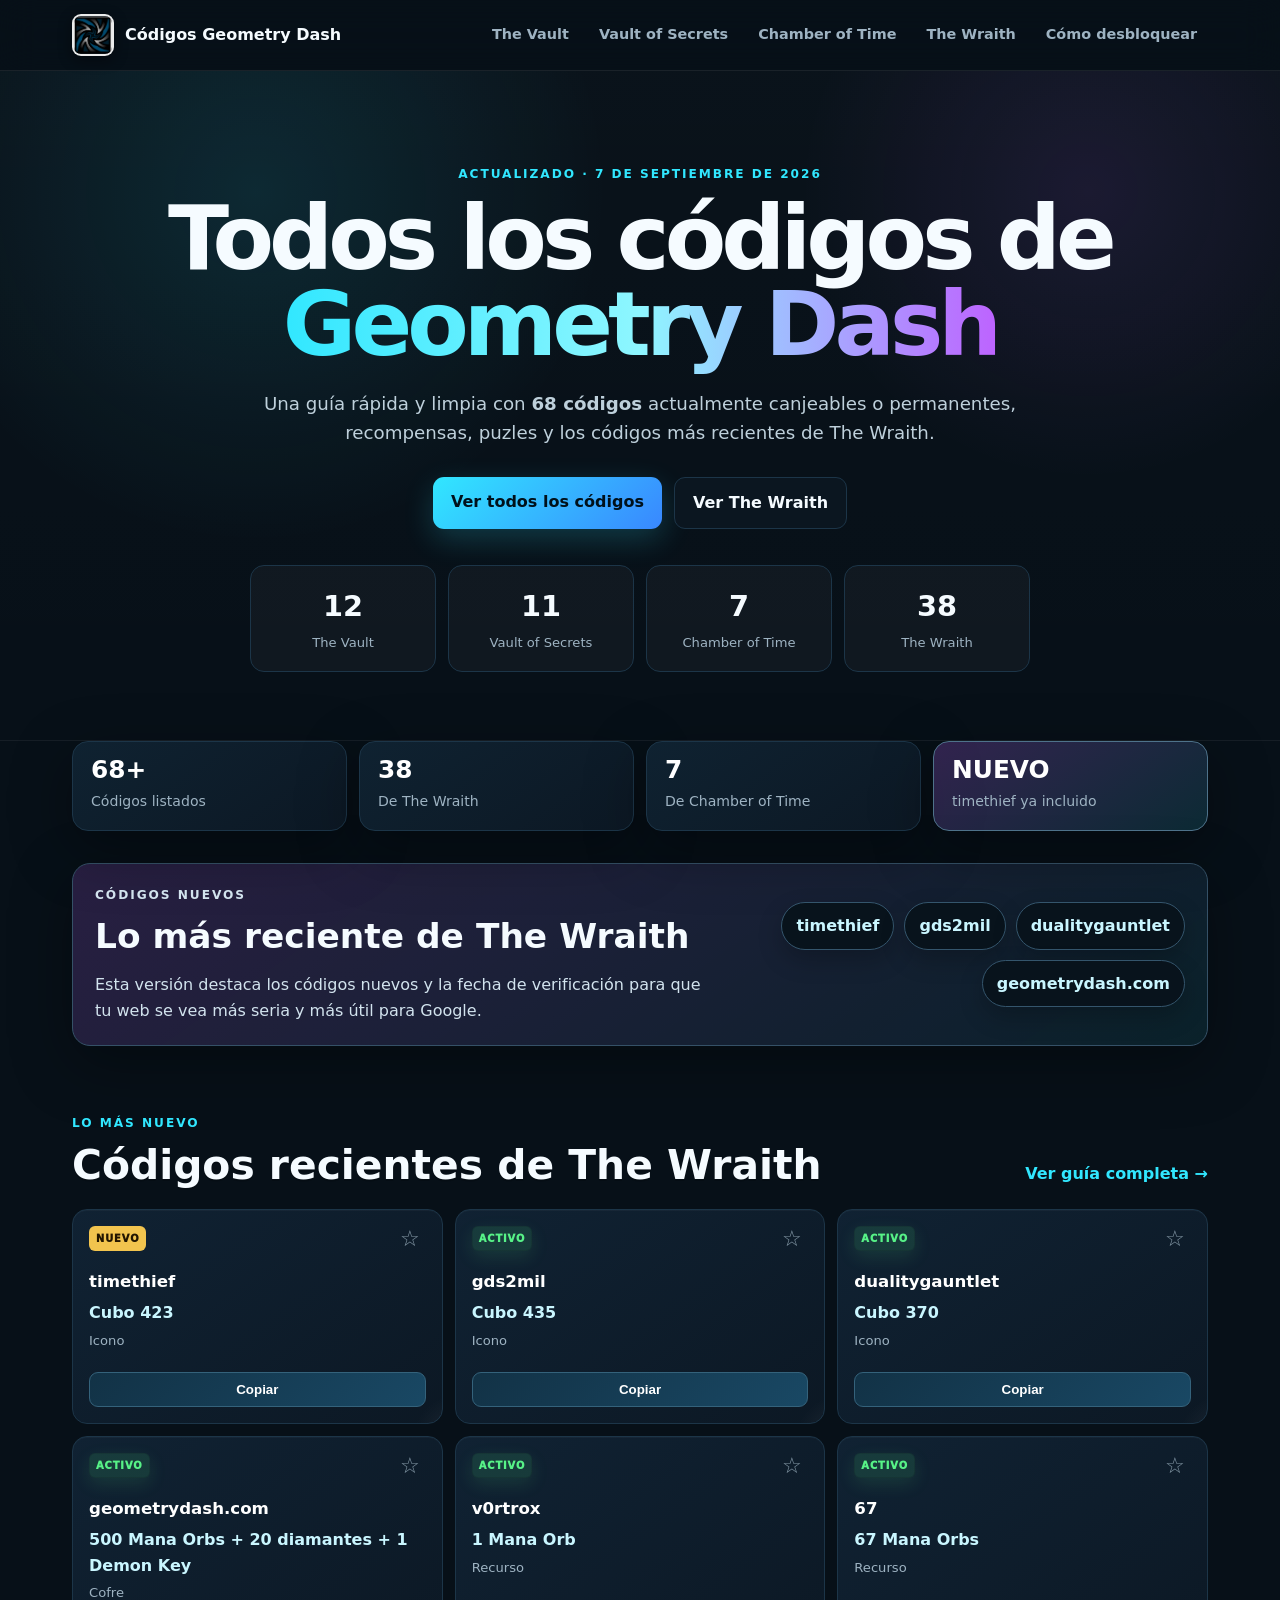
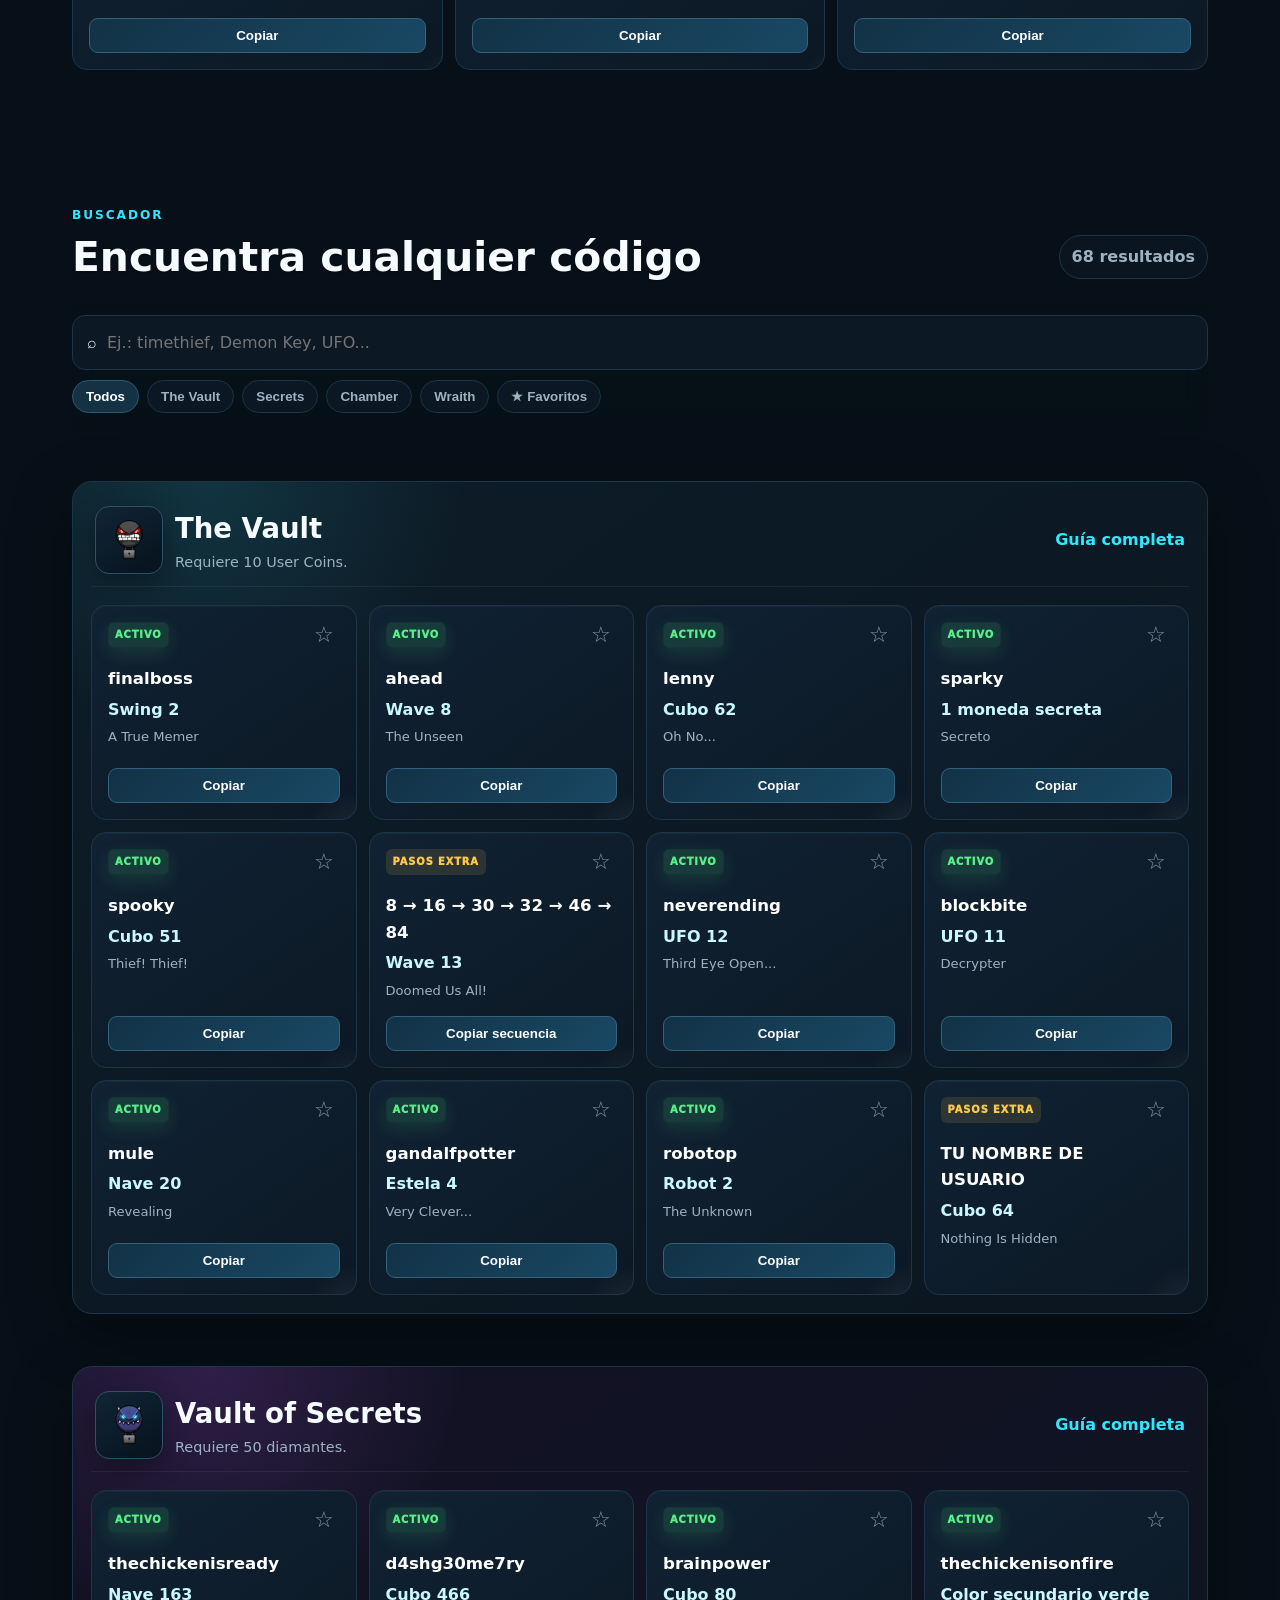
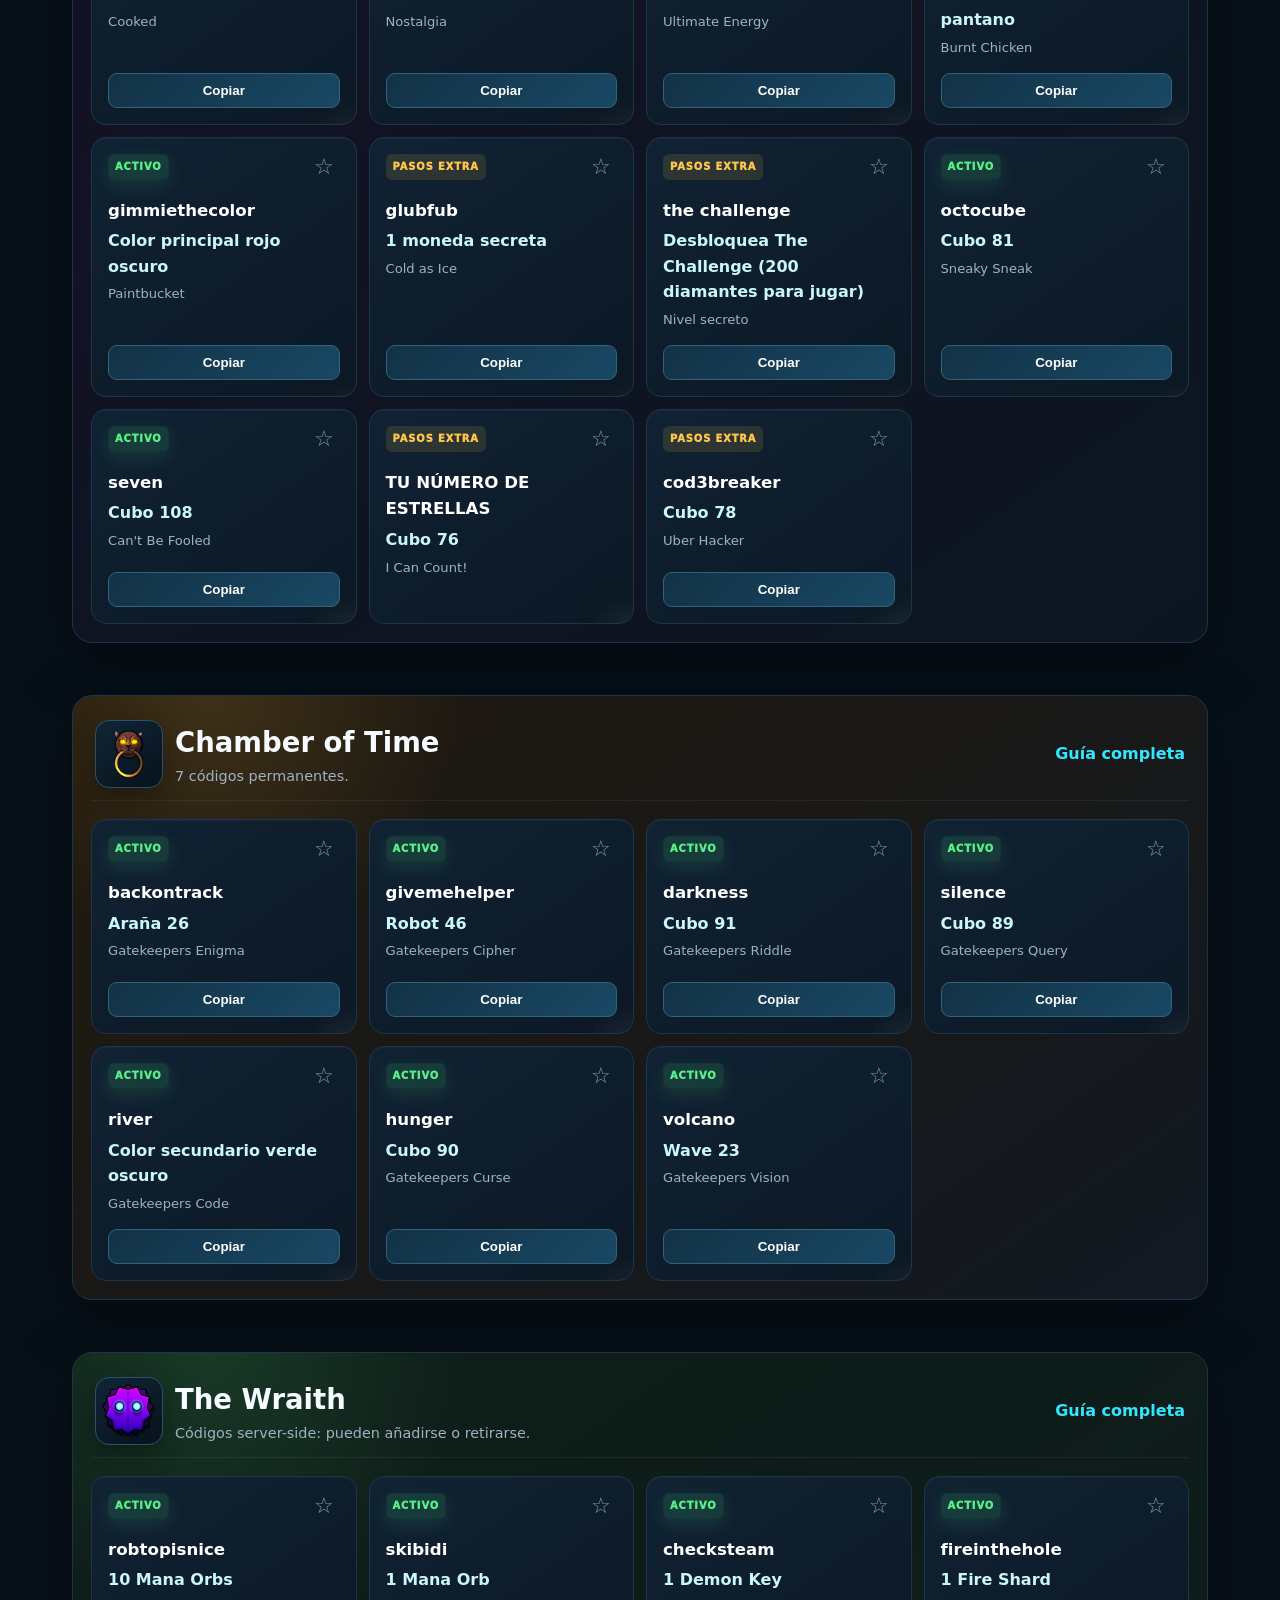
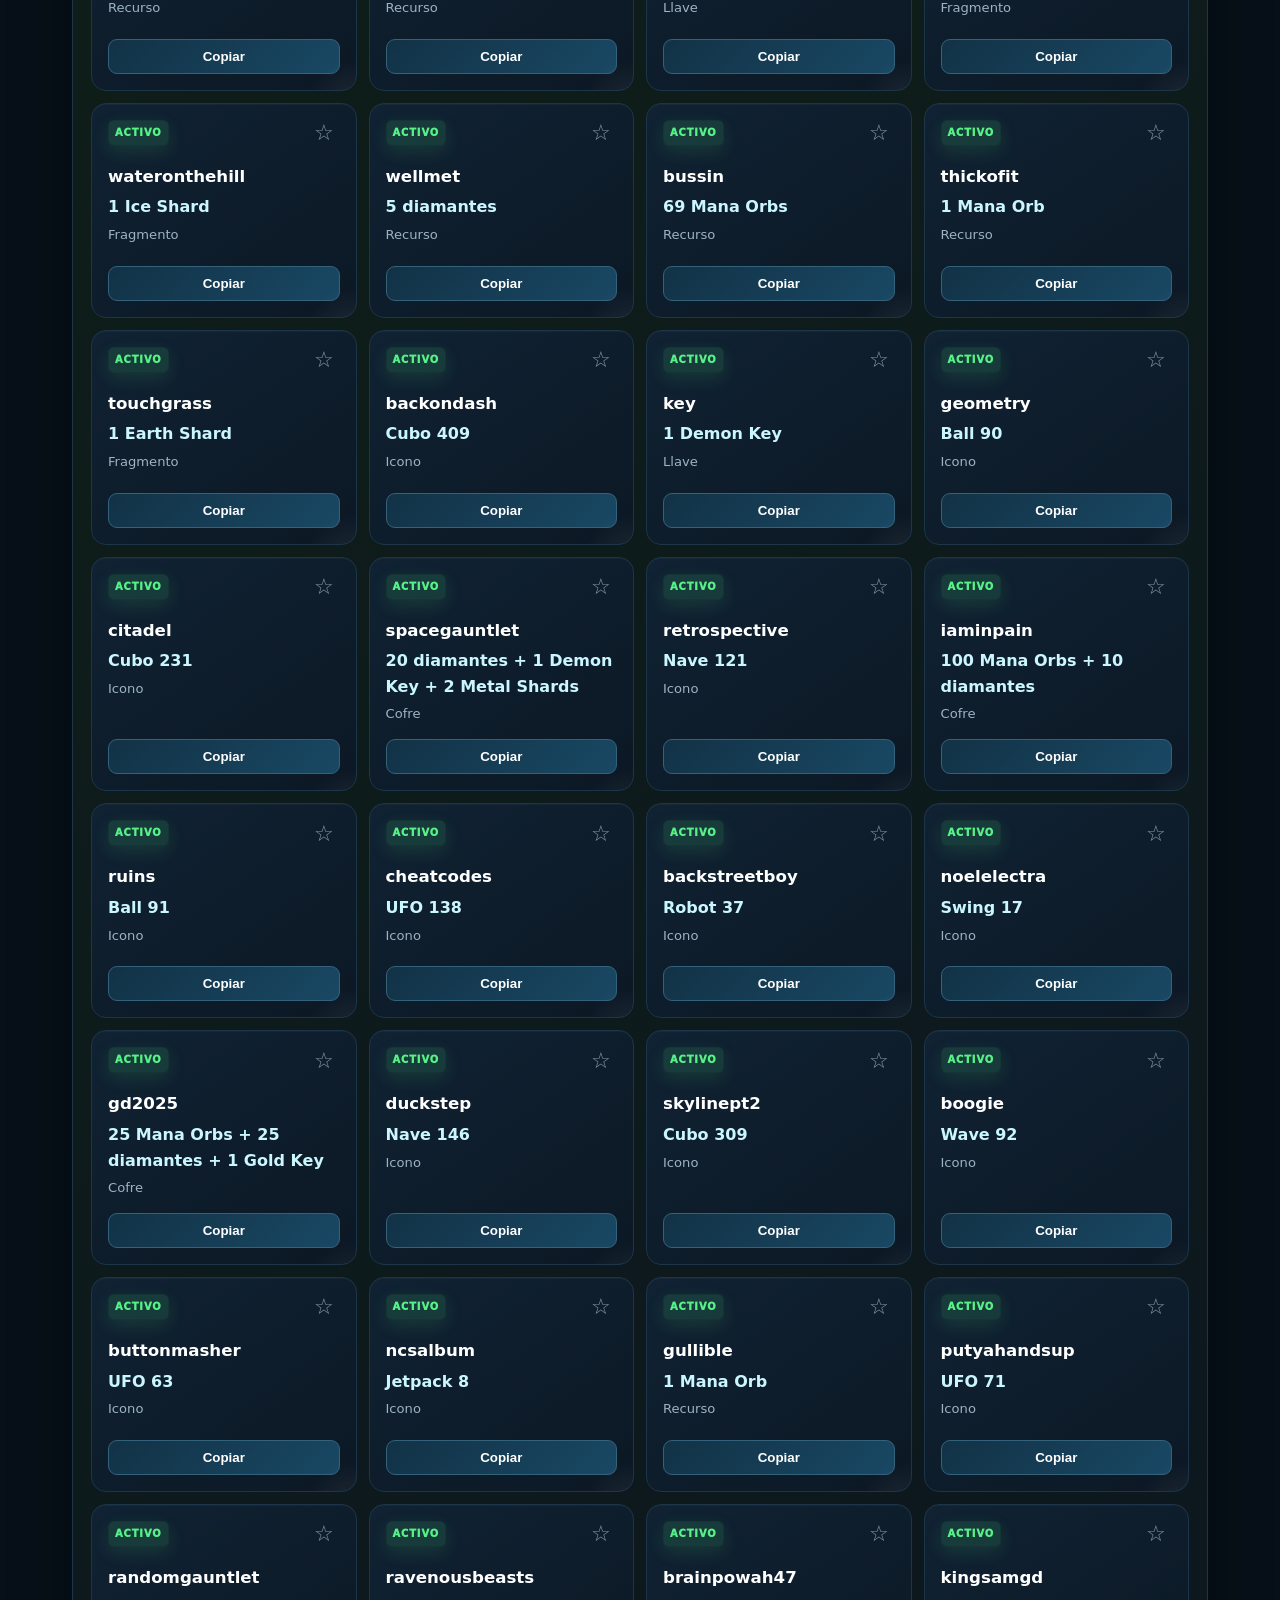
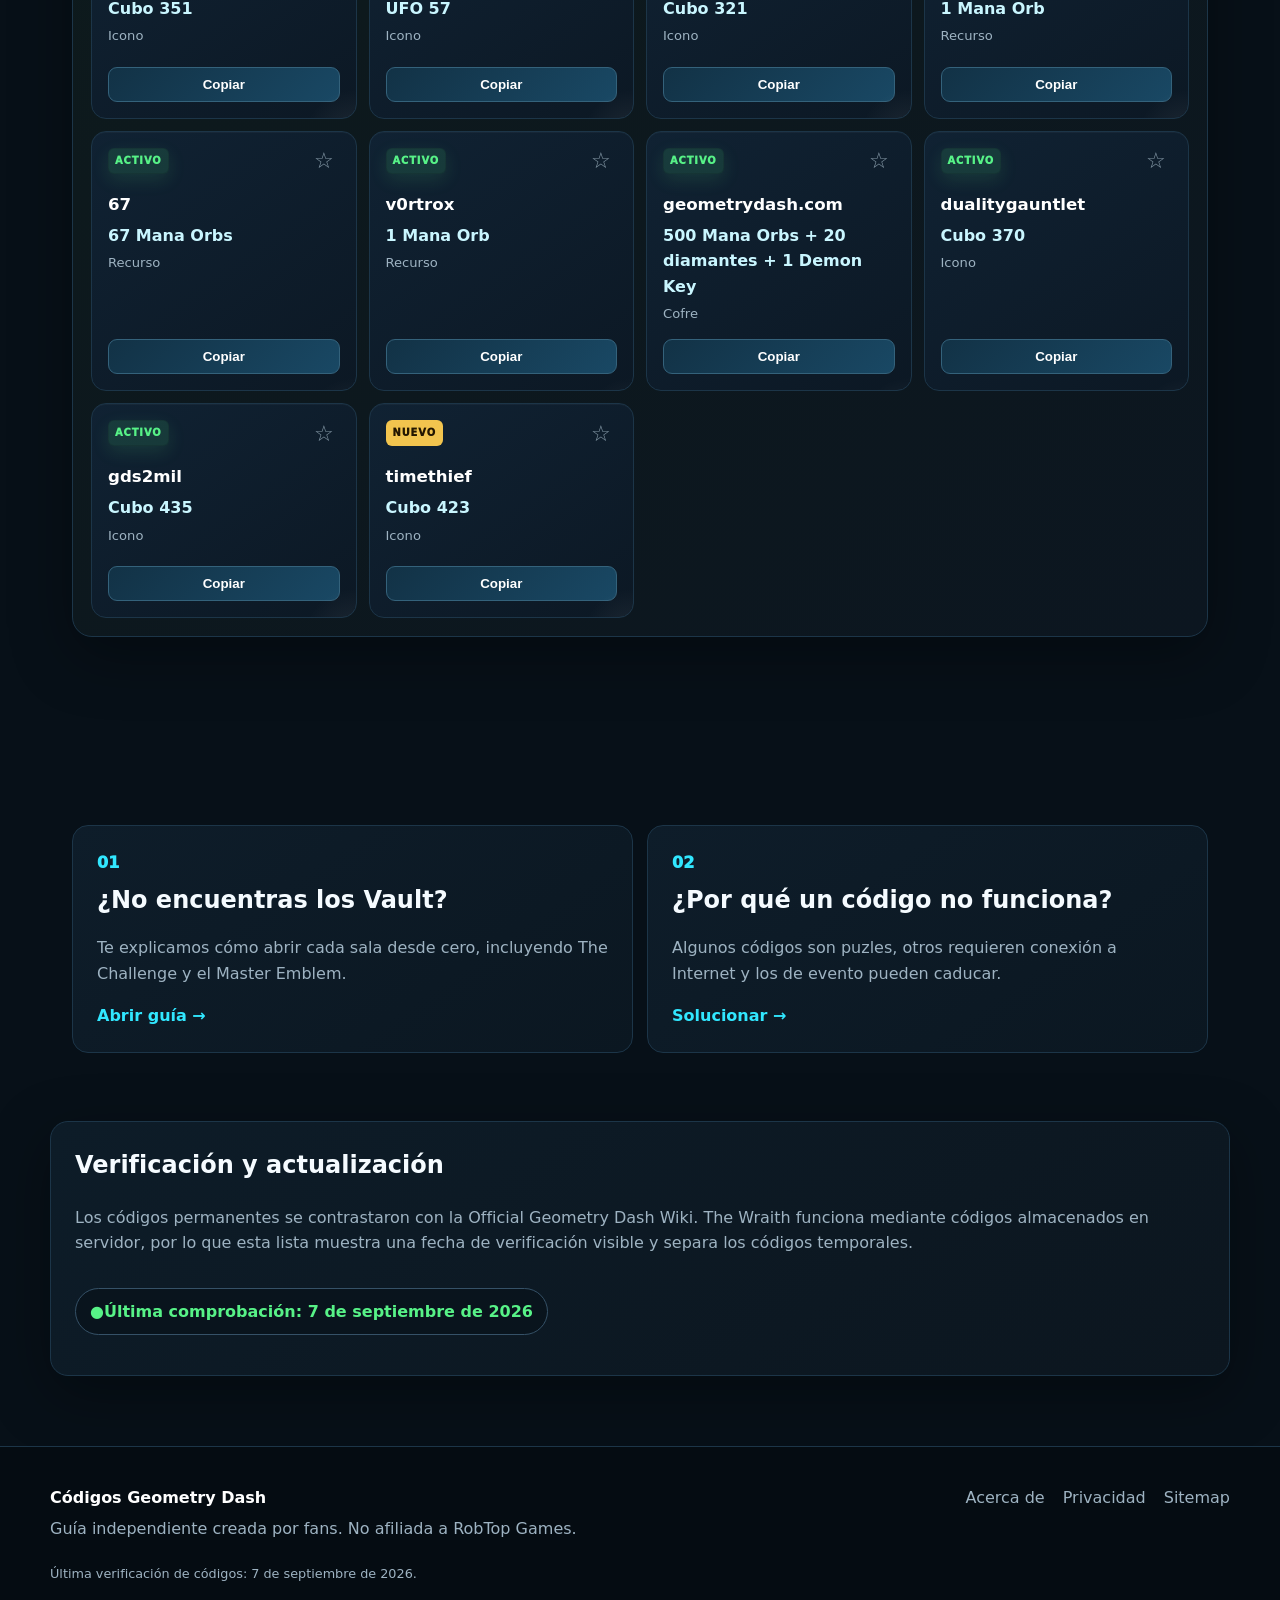
<file: index.html>
<!doctype html>
<html lang="es">
<head>
  <meta charset="utf-8">
  <meta name="viewport" content="width=device-width, initial-scale=1">
  <meta name="google-site-verification" content="dd-9Y383N6cpbc6gNjJVLXguB9zqwgWosIqC2q8vZLg" />
  <title>Códigos Geometry Dash 2026: todos los Vault y The Wraith</title>
  <meta name="description" content="Todos los códigos de Geometry Dash 2026: The Vault, Vault of Secrets, Chamber of Time y The Wraith, con recompensas, buscador y guía para desbloquearlos.">
  <meta name="robots" content="index,follow,max-image-preview:large">
  <link rel="canonical" href="https://hardmoneysniper1.github.io/hardmoney/">
  <link rel="icon" href="logo.png" type="image/png">
  <link rel="stylesheet" href="style.css">
  <meta property="og:type" content="website">
  <meta property="og:locale" content="es_ES">
  <meta property="og:title" content="Códigos Geometry Dash 2026: todos los Vault y The Wraith">
  <meta property="og:description" content="Todos los códigos de Geometry Dash 2026: The Vault, Vault of Secrets, Chamber of Time y The Wraith, con recompensas, buscador y guía para desbloquearlos.">
  <meta property="og:url" content="https://hardmoneysniper1.github.io/hardmoney/">
  <meta name="twitter:card" content="summary">
  <script type="application/ld+json">{"@context": "https://schema.org", "@type": "WebSite", "name": "Códigos Geometry Dash 2026: todos los Vault y The Wraith", "url": "https://hardmoneysniper1.github.io/hardmoney/", "description": "Todos los códigos de Geometry Dash 2026: The Vault, Vault of Secrets, Chamber of Time y The Wraith, con recompensas, buscador y guía para desbloquearlos.", "inLanguage": "es"}</script>
</head>
<script type="application/ld+json">{"@context": "https://schema.org", "@type": "FAQPage", "mainEntity": [{"@type": "Question", "name": "¿Cuántos códigos reúne esta guía?", "acceptedAnswer": {"@type": "Answer", "text": "La guía reúne 68 códigos y recompensas actualmente canjeables o permanentes, además de códigos temporales ya no disponibles."}}, {"@type": "Question", "name": "¿Dónde se canjean los códigos de The Wraith?", "acceptedAnswer": {"@type": "Answer", "text": "The Wraith se encuentra en la Secret Room, accesible desde la zona de The Tower. Sus códigos se validan en el servidor y pueden cambiar sin una actualización del juego."}}, {"@type": "Question", "name": "¿Los espacios y mayúsculas importan en The Wraith?", "acceptedAnswer": {"@type": "Answer", "text": "Los códigos de The Wraith no distinguen entre mayúsculas, minúsculas ni espacios."}}]}</script>
<body>
<a class="skip-link" href="#contenido">Saltar al contenido</a>
<header class="site-header">
  <div class="nav-wrap">
    <a class="brand" href="index.html" aria-label="Inicio">
      <img src="logo.png" alt="Logo Códigos Geometry Dash" class="brand-logo">
      <span>Códigos Geometry Dash</span>
    </a>
    <button class="menu-btn" type="button" aria-label="Abrir menú">☰</button>
    <nav class="main-nav" aria-label="Navegación principal">
      <a href="vault.html">The Vault</a>
      <a href="vault-of-secrets.html">Vault of Secrets</a>
      <a href="chamber-of-time.html">Chamber of Time</a>
      <a href="wraith.html">The Wraith</a>
      <a href="como-desbloquear.html">Cómo desbloquear</a>
    </nav>
  </div>
</header>
<main id="contenido">
<section class="hero">
  <div class="hero-inner">
    <p class="eyebrow">ACTUALIZADO · 7 DE SEPTIEMBRE DE 2026</p>
    <h1>Todos los códigos de <span>Geometry Dash</span></h1>
    <p class="hero-copy">Una guía rápida y limpia con <strong>68 códigos</strong> actualmente canjeables o permanentes, recompensas, puzles y los códigos más recientes de The Wraith.</p>
    <div class="hero-actions">
      <a class="primary-btn" href="#todos">Ver todos los códigos</a>
      <a class="secondary-btn" href="wraith.html">Ver The Wraith</a>
    </div>
    <div class="stats" aria-label="Resumen">
      <div><strong>12</strong><span>The Vault</span></div>
      <div><strong>11</strong><span>Vault of Secrets</span></div>
      <div><strong>7</strong><span>Chamber of Time</span></div>
      <div><strong>38</strong><span>The Wraith</span></div>
    </div>
  </div>
</section>


<section class="feature-strip">
  <div class="feature-pill">
    <strong>68+</strong>
    <span>Códigos listados</span>
  </div>
  <div class="feature-pill">
    <strong>38</strong>
    <span>De The Wraith</span>
  </div>
  <div class="feature-pill">
    <strong>7</strong>
    <span>De Chamber of Time</span>
  </div>
  <div class="feature-pill highlight">
    <strong>NUEVO</strong>
    <span>timethief ya incluido</span>
  </div>
</section>


<section class="fresh-drop">
  <div class="fresh-drop-inner">
    <div>
      <p class="eyebrow">CÓDIGOS NUEVOS</p>
      <h2>Lo más reciente de The Wraith</h2>
      <p>Esta versión destaca los códigos nuevos y la fecha de verificación para que tu web se vea más seria y más útil para Google.</p>
    </div>
    <div class="fresh-tags">
      <span>timethief</span>
      <span>gds2mil</span>
      <span>dualitygauntlet</span>
      <span>geometrydash.com</span>
    </div>
  </div>
</section>

<section class="latest">
  <div class="section-head">
    <div><p class="eyebrow">LO MÁS NUEVO</p><h2>Códigos recientes de The Wraith</h2></div>
    <a href="wraith.html">Ver guía completa →</a>
  </div>
  <div class="codes-grid compact">
    
    <article class="code-card" data-vault="wraith" data-search="timethief cubo 423 icono wraith">
      <div class="card-top"><span class="badge badge-new">NUEVO</span><button class="fav-btn" type="button" aria-label="Guardar favorito" title="Guardar favorito">☆</button></div>
      <h3>timethief</h3>
      <p class="reward">Cubo 423</p>
      <p class="achievement">Icono</p>
      <div class="card-actions"><button class="copy-btn" type="button" data-code="timethief">Copiar</button></div>
    </article>
    

    <article class="code-card" data-vault="wraith" data-search="gds2mil cubo 435 icono wraith">
      <div class="card-top"><span class="badge badge-active">ACTIVO</span><button class="fav-btn" type="button" aria-label="Guardar favorito" title="Guardar favorito">☆</button></div>
      <h3>gds2mil</h3>
      <p class="reward">Cubo 435</p>
      <p class="achievement">Icono</p>
      <div class="card-actions"><button class="copy-btn" type="button" data-code="gds2mil">Copiar</button></div>
    </article>
    

    <article class="code-card" data-vault="wraith" data-search="dualitygauntlet cubo 370 icono wraith">
      <div class="card-top"><span class="badge badge-active">ACTIVO</span><button class="fav-btn" type="button" aria-label="Guardar favorito" title="Guardar favorito">☆</button></div>
      <h3>dualitygauntlet</h3>
      <p class="reward">Cubo 370</p>
      <p class="achievement">Icono</p>
      <div class="card-actions"><button class="copy-btn" type="button" data-code="dualitygauntlet">Copiar</button></div>
    </article>
    

    <article class="code-card" data-vault="wraith" data-search="geometrydash.com 500 mana orbs + 20 diamantes + 1 demon key cofre wraith">
      <div class="card-top"><span class="badge badge-active">ACTIVO</span><button class="fav-btn" type="button" aria-label="Guardar favorito" title="Guardar favorito">☆</button></div>
      <h3>geometrydash.com</h3>
      <p class="reward">500 Mana Orbs + 20 diamantes + 1 Demon Key</p>
      <p class="achievement">Cofre</p>
      <div class="card-actions"><button class="copy-btn" type="button" data-code="geometrydash.com">Copiar</button></div>
    </article>
    

    <article class="code-card" data-vault="wraith" data-search="v0rtrox 1 mana orb recurso wraith">
      <div class="card-top"><span class="badge badge-active">ACTIVO</span><button class="fav-btn" type="button" aria-label="Guardar favorito" title="Guardar favorito">☆</button></div>
      <h3>v0rtrox</h3>
      <p class="reward">1 Mana Orb</p>
      <p class="achievement">Recurso</p>
      <div class="card-actions"><button class="copy-btn" type="button" data-code="v0rtrox">Copiar</button></div>
    </article>
    

    <article class="code-card" data-vault="wraith" data-search="67 67 mana orbs recurso wraith">
      <div class="card-top"><span class="badge badge-active">ACTIVO</span><button class="fav-btn" type="button" aria-label="Guardar favorito" title="Guardar favorito">☆</button></div>
      <h3>67</h3>
      <p class="reward">67 Mana Orbs</p>
      <p class="achievement">Recurso</p>
      <div class="card-actions"><button class="copy-btn" type="button" data-code="67">Copiar</button></div>
    </article>
    
  </div>
</section>

<section id="todos" class="all-codes">
  <div class="section-head">
    <div><p class="eyebrow">BUSCADOR</p><h2>Encuentra cualquier código</h2></div>
    <span id="resultCount">68 resultados</span>
  </div>

  <div class="toolbox">
    <label class="search-box">
      <span aria-hidden="true">⌕</span>
      <input id="searchInput" type="search" placeholder="Ej.: timethief, Demon Key, UFO..." autocomplete="off">
    </label>
    <div class="filters" role="group" aria-label="Filtrar por sala">
      <button class="filter-btn active" data-filter="all" type="button">Todos</button>
      <button class="filter-btn" data-filter="vault" type="button">The Vault</button>
      <button class="filter-btn" data-filter="secrets" type="button">Secrets</button>
      <button class="filter-btn" data-filter="chamber" type="button">Chamber</button>
      <button class="filter-btn" data-filter="wraith" type="button">Wraith</button>
      <button class="filter-btn" data-filter="favorites" type="button">★ Favoritos</button>
    </div>
  </div>

  <div class="vault-block" data-block="vault">
    <div class="vault-title"><div><img class="vault-art" src="the-vault.png" alt="The Vault"><div><h2>The Vault</h2><p>Requiere 10 User Coins.</p></div></div><a href="vault.html">Guía completa</a></div>
    <div class="codes-grid">
    <article class="code-card" data-vault="vault" data-search="finalboss swing a true memer vault">
      <div class="card-top"><span class="badge badge-active">ACTIVO</span><button class="fav-btn" type="button" aria-label="Guardar favorito" title="Guardar favorito">☆</button></div>
      <h3>finalboss</h3>
      <p class="reward">Swing 2</p>
      <p class="achievement">A True Memer</p>
      <div class="card-actions"><button class="copy-btn" type="button" data-code="finalboss">Copiar</button></div>
    </article>
    

    <article class="code-card" data-vault="vault" data-search="ahead wave the unseen vault">
      <div class="card-top"><span class="badge badge-active">ACTIVO</span><button class="fav-btn" type="button" aria-label="Guardar favorito" title="Guardar favorito">☆</button></div>
      <h3>ahead</h3>
      <p class="reward">Wave 8</p>
      <p class="achievement">The Unseen</p>
      <div class="card-actions"><button class="copy-btn" type="button" data-code="ahead">Copiar</button></div>
    </article>
    

    <article class="code-card" data-vault="vault" data-search="lenny icono de cubo oh no... vault">
      <div class="card-top"><span class="badge badge-active">ACTIVO</span><button class="fav-btn" type="button" aria-label="Guardar favorito" title="Guardar favorito">☆</button></div>
      <h3>lenny</h3>
      <p class="reward">Cubo 62</p>
      <p class="achievement">Oh No...</p>
      <div class="card-actions"><button class="copy-btn" type="button" data-code="lenny">Copiar</button></div>
    </article>
    

    <article class="code-card" data-vault="vault" data-search="sparky 1 moneda secreta secreto vault">
      <div class="card-top"><span class="badge badge-active">ACTIVO</span><button class="fav-btn" type="button" aria-label="Guardar favorito" title="Guardar favorito">☆</button></div>
      <h3>sparky</h3>
      <p class="reward">1 moneda secreta</p>
      <p class="achievement">Secreto</p>
      <div class="card-actions"><button class="copy-btn" type="button" data-code="sparky">Copiar</button></div>
    </article>
    

    <article class="code-card" data-vault="vault" data-search="spooky icono de cubo thief! thief! vault">
      <div class="card-top"><span class="badge badge-active">ACTIVO</span><button class="fav-btn" type="button" aria-label="Guardar favorito" title="Guardar favorito">☆</button></div>
      <h3>spooky</h3>
      <p class="reward">Cubo 51</p>
      <p class="achievement">Thief! Thief!</p>
      <div class="card-actions"><button class="copy-btn" type="button" data-code="spooky">Copiar</button></div>
    </article>
    

    <article class="code-card" data-vault="vault" data-search="8 → 16 → 30 → 32 → 46 → 84 wave doomed us all! vault">
      <div class="card-top"><span class="badge badge-puzzle">PASOS EXTRA</span><button class="fav-btn" type="button" aria-label="Guardar favorito" title="Guardar favorito">☆</button></div>
      <h3>8 → 16 → 30 → 32 → 46 → 84</h3>
      <p class="reward">Wave 13</p>
      <p class="achievement">Doomed Us All!</p>
      <div class="card-actions"><button class="copy-btn" type="button" data-code="8, 16, 30, 32, 46, 84">Copiar secuencia</button></div>
    </article>
    

    <article class="code-card" data-vault="vault" data-search="neverending ufo third eye open... vault">
      <div class="card-top"><span class="badge badge-active">ACTIVO</span><button class="fav-btn" type="button" aria-label="Guardar favorito" title="Guardar favorito">☆</button></div>
      <h3>neverending</h3>
      <p class="reward">UFO 12</p>
      <p class="achievement">Third Eye Open...</p>
      <div class="card-actions"><button class="copy-btn" type="button" data-code="neverending">Copiar</button></div>
    </article>
    

    <article class="code-card" data-vault="vault" data-search="blockbite ufo decrypter vault">
      <div class="card-top"><span class="badge badge-active">ACTIVO</span><button class="fav-btn" type="button" aria-label="Guardar favorito" title="Guardar favorito">☆</button></div>
      <h3>blockbite</h3>
      <p class="reward">UFO 11</p>
      <p class="achievement">Decrypter</p>
      <div class="card-actions"><button class="copy-btn" type="button" data-code="blockbite">Copiar</button></div>
    </article>
    

    <article class="code-card" data-vault="vault" data-search="mule nave revealing vault">
      <div class="card-top"><span class="badge badge-active">ACTIVO</span><button class="fav-btn" type="button" aria-label="Guardar favorito" title="Guardar favorito">☆</button></div>
      <h3>mule</h3>
      <p class="reward">Nave 20</p>
      <p class="achievement">Revealing</p>
      <div class="card-actions"><button class="copy-btn" type="button" data-code="mule">Copiar</button></div>
    </article>
    

    <article class="code-card" data-vault="vault" data-search="gandalfpotter estela very clever... vault">
      <div class="card-top"><span class="badge badge-active">ACTIVO</span><button class="fav-btn" type="button" aria-label="Guardar favorito" title="Guardar favorito">☆</button></div>
      <h3>gandalfpotter</h3>
      <p class="reward">Estela 4</p>
      <p class="achievement">Very Clever...</p>
      <div class="card-actions"><button class="copy-btn" type="button" data-code="gandalfpotter">Copiar</button></div>
    </article>
    

    <article class="code-card" data-vault="vault" data-search="robotop robot the unknown vault">
      <div class="card-top"><span class="badge badge-active">ACTIVO</span><button class="fav-btn" type="button" aria-label="Guardar favorito" title="Guardar favorito">☆</button></div>
      <h3>robotop</h3>
      <p class="reward">Robot 2</p>
      <p class="achievement">The Unknown</p>
      <div class="card-actions"><button class="copy-btn" type="button" data-code="robotop">Copiar</button></div>
    </article>
    

    <article class="code-card" data-vault="vault" data-search="tu nombre de usuario icono de cubo nothing is hidden vault">
      <div class="card-top"><span class="badge badge-puzzle">PASOS EXTRA</span><button class="fav-btn" type="button" aria-label="Guardar favorito" title="Guardar favorito">☆</button></div>
      <h3>TU NOMBRE DE USUARIO</h3>
      <p class="reward">Cubo 64</p>
      <p class="achievement">Nothing Is Hidden</p>
      <div class="card-actions"></div>
    </article>
    </div>
  </div>

  <div class="vault-block" data-block="secrets">
    <div class="vault-title"><div><img class="vault-art" src="vault-of-secrets.png" alt="Vault of Secrets"><div><h2>Vault of Secrets</h2><p>Requiere 50 diamantes.</p></div></div><a href="vault-of-secrets.html">Guía completa</a></div>
    <div class="codes-grid">
    <article class="code-card" data-vault="secrets" data-search="thechickenisready nave cooked secrets">
      <div class="card-top"><span class="badge badge-active">ACTIVO</span><button class="fav-btn" type="button" aria-label="Guardar favorito" title="Guardar favorito">☆</button></div>
      <h3>thechickenisready</h3>
      <p class="reward">Nave 163</p>
      <p class="achievement">Cooked</p>
      <div class="card-actions"><button class="copy-btn" type="button" data-code="thechickenisready">Copiar</button></div>
    </article>
    

    <article class="code-card" data-vault="secrets" data-search="d4shg30me7ry icono de cubo nostalgia secrets">
      <div class="card-top"><span class="badge badge-active">ACTIVO</span><button class="fav-btn" type="button" aria-label="Guardar favorito" title="Guardar favorito">☆</button></div>
      <h3>d4shg30me7ry</h3>
      <p class="reward">Cubo 466</p>
      <p class="achievement">Nostalgia</p>
      <div class="card-actions"><button class="copy-btn" type="button" data-code="d4shg30me7ry">Copiar</button></div>
    </article>
    

    <article class="code-card" data-vault="secrets" data-search="brainpower icono de cubo ultimate energy secrets">
      <div class="card-top"><span class="badge badge-active">ACTIVO</span><button class="fav-btn" type="button" aria-label="Guardar favorito" title="Guardar favorito">☆</button></div>
      <h3>brainpower</h3>
      <p class="reward">Cubo 80</p>
      <p class="achievement">Ultimate Energy</p>
      <div class="card-actions"><button class="copy-btn" type="button" data-code="brainpower">Copiar</button></div>
    </article>
    

    <article class="code-card" data-vault="secrets" data-search="thechickenisonfire color secundario burnt chicken secrets">
      <div class="card-top"><span class="badge badge-active">ACTIVO</span><button class="fav-btn" type="button" aria-label="Guardar favorito" title="Guardar favorito">☆</button></div>
      <h3>thechickenisonfire</h3>
      <p class="reward">Color secundario verde pantano</p>
      <p class="achievement">Burnt Chicken</p>
      <div class="card-actions"><button class="copy-btn" type="button" data-code="thechickenisonfire">Copiar</button></div>
    </article>
    

    <article class="code-card" data-vault="secrets" data-search="gimmiethecolor color principal paintbucket secrets">
      <div class="card-top"><span class="badge badge-active">ACTIVO</span><button class="fav-btn" type="button" aria-label="Guardar favorito" title="Guardar favorito">☆</button></div>
      <h3>gimmiethecolor</h3>
      <p class="reward">Color principal rojo oscuro</p>
      <p class="achievement">Paintbucket</p>
      <div class="card-actions"><button class="copy-btn" type="button" data-code="gimmiethecolor">Copiar</button></div>
    </article>
    

    <article class="code-card" data-vault="secrets" data-search="glubfub 1 moneda secreta cold as ice secrets">
      <div class="card-top"><span class="badge badge-puzzle">PASOS EXTRA</span><button class="fav-btn" type="button" aria-label="Guardar favorito" title="Guardar favorito">☆</button></div>
      <h3>glubfub</h3>
      <p class="reward">1 moneda secreta</p>
      <p class="achievement">Cold as Ice</p>
      <div class="card-actions"><button class="copy-btn" type="button" data-code="glubfub">Copiar</button></div>
    </article>
    

    <article class="code-card" data-vault="secrets" data-search="the challenge desbloquea the challenge nivel secreto secrets">
      <div class="card-top"><span class="badge badge-puzzle">PASOS EXTRA</span><button class="fav-btn" type="button" aria-label="Guardar favorito" title="Guardar favorito">☆</button></div>
      <h3>the challenge</h3>
      <p class="reward">Desbloquea The Challenge (200 diamantes para jugar)</p>
      <p class="achievement">Nivel secreto</p>
      <div class="card-actions"><button class="copy-btn" type="button" data-code="the challenge">Copiar</button></div>
    </article>
    

    <article class="code-card" data-vault="secrets" data-search="octocube icono de cubo sneaky sneak secrets">
      <div class="card-top"><span class="badge badge-active">ACTIVO</span><button class="fav-btn" type="button" aria-label="Guardar favorito" title="Guardar favorito">☆</button></div>
      <h3>octocube</h3>
      <p class="reward">Cubo 81</p>
      <p class="achievement">Sneaky Sneak</p>
      <div class="card-actions"><button class="copy-btn" type="button" data-code="octocube">Copiar</button></div>
    </article>
    

    <article class="code-card" data-vault="secrets" data-search="seven icono de cubo can&#x27;t be fooled secrets">
      <div class="card-top"><span class="badge badge-active">ACTIVO</span><button class="fav-btn" type="button" aria-label="Guardar favorito" title="Guardar favorito">☆</button></div>
      <h3>seven</h3>
      <p class="reward">Cubo 108</p>
      <p class="achievement">Can&#x27;t Be Fooled</p>
      <div class="card-actions"><button class="copy-btn" type="button" data-code="seven">Copiar</button></div>
    </article>
    

    <article class="code-card" data-vault="secrets" data-search="tu número de estrellas icono de cubo i can count! secrets">
      <div class="card-top"><span class="badge badge-puzzle">PASOS EXTRA</span><button class="fav-btn" type="button" aria-label="Guardar favorito" title="Guardar favorito">☆</button></div>
      <h3>TU NÚMERO DE ESTRELLAS</h3>
      <p class="reward">Cubo 76</p>
      <p class="achievement">I Can Count!</p>
      <div class="card-actions"></div>
    </article>
    

    <article class="code-card" data-vault="secrets" data-search="cod3breaker icono de cubo uber hacker secrets">
      <div class="card-top"><span class="badge badge-puzzle">PASOS EXTRA</span><button class="fav-btn" type="button" aria-label="Guardar favorito" title="Guardar favorito">☆</button></div>
      <h3>cod3breaker</h3>
      <p class="reward">Cubo 78</p>
      <p class="achievement">Uber Hacker</p>
      <div class="card-actions"><button class="copy-btn" type="button" data-code="cod3breaker">Copiar</button></div>
    </article>
    </div>
  </div>

  <div class="vault-block" data-block="chamber">
    <div class="vault-title"><div><img class="vault-art" src="chamber-of-time.png" alt="Chamber of Time"><div><h2>Chamber of Time</h2><p>7 códigos permanentes.</p></div></div><a href="chamber-of-time.html">Guía completa</a></div>
    <div class="codes-grid">
    <article class="code-card" data-vault="chamber" data-search="backontrack araña gatekeepers enigma chamber">
      <div class="card-top"><span class="badge badge-active">ACTIVO</span><button class="fav-btn" type="button" aria-label="Guardar favorito" title="Guardar favorito">☆</button></div>
      <h3>backontrack</h3>
      <p class="reward">Araña 26</p>
      <p class="achievement">Gatekeepers Enigma</p>
      <div class="card-actions"><button class="copy-btn" type="button" data-code="backontrack">Copiar</button></div>
    </article>
    

    <article class="code-card" data-vault="chamber" data-search="givemehelper robot gatekeepers cipher chamber">
      <div class="card-top"><span class="badge badge-active">ACTIVO</span><button class="fav-btn" type="button" aria-label="Guardar favorito" title="Guardar favorito">☆</button></div>
      <h3>givemehelper</h3>
      <p class="reward">Robot 46</p>
      <p class="achievement">Gatekeepers Cipher</p>
      <div class="card-actions"><button class="copy-btn" type="button" data-code="givemehelper">Copiar</button></div>
    </article>
    

    <article class="code-card" data-vault="chamber" data-search="darkness icono de cubo gatekeepers riddle chamber">
      <div class="card-top"><span class="badge badge-active">ACTIVO</span><button class="fav-btn" type="button" aria-label="Guardar favorito" title="Guardar favorito">☆</button></div>
      <h3>darkness</h3>
      <p class="reward">Cubo 91</p>
      <p class="achievement">Gatekeepers Riddle</p>
      <div class="card-actions"><button class="copy-btn" type="button" data-code="darkness">Copiar</button></div>
    </article>
    

    <article class="code-card" data-vault="chamber" data-search="silence icono de cubo gatekeepers query chamber">
      <div class="card-top"><span class="badge badge-active">ACTIVO</span><button class="fav-btn" type="button" aria-label="Guardar favorito" title="Guardar favorito">☆</button></div>
      <h3>silence</h3>
      <p class="reward">Cubo 89</p>
      <p class="achievement">Gatekeepers Query</p>
      <div class="card-actions"><button class="copy-btn" type="button" data-code="silence">Copiar</button></div>
    </article>
    

    <article class="code-card" data-vault="chamber" data-search="river color secundario gatekeepers code chamber">
      <div class="card-top"><span class="badge badge-active">ACTIVO</span><button class="fav-btn" type="button" aria-label="Guardar favorito" title="Guardar favorito">☆</button></div>
      <h3>river</h3>
      <p class="reward">Color secundario verde oscuro</p>
      <p class="achievement">Gatekeepers Code</p>
      <div class="card-actions"><button class="copy-btn" type="button" data-code="river">Copiar</button></div>
    </article>
    

    <article class="code-card" data-vault="chamber" data-search="hunger icono de cubo gatekeepers curse chamber">
      <div class="card-top"><span class="badge badge-active">ACTIVO</span><button class="fav-btn" type="button" aria-label="Guardar favorito" title="Guardar favorito">☆</button></div>
      <h3>hunger</h3>
      <p class="reward">Cubo 90</p>
      <p class="achievement">Gatekeepers Curse</p>
      <div class="card-actions"><button class="copy-btn" type="button" data-code="hunger">Copiar</button></div>
    </article>
    

    <article class="code-card" data-vault="chamber" data-search="volcano wave gatekeepers vision chamber">
      <div class="card-top"><span class="badge badge-active">ACTIVO</span><button class="fav-btn" type="button" aria-label="Guardar favorito" title="Guardar favorito">☆</button></div>
      <h3>volcano</h3>
      <p class="reward">Wave 23</p>
      <p class="achievement">Gatekeepers Vision</p>
      <div class="card-actions"><button class="copy-btn" type="button" data-code="volcano">Copiar</button></div>
    </article>
    </div>
  </div>

  <div class="vault-block" data-block="wraith">
    <div class="vault-title"><div><img class="vault-art" src="the-wraith.png" alt="The Wraith"><div><h2>The Wraith</h2><p>Códigos server-side: pueden añadirse o retirarse.</p></div></div><a href="wraith.html">Guía completa</a></div>
    <div class="codes-grid">
    <article class="code-card" data-vault="wraith" data-search="robtopisnice 10 mana orbs recurso wraith">
      <div class="card-top"><span class="badge badge-active">ACTIVO</span><button class="fav-btn" type="button" aria-label="Guardar favorito" title="Guardar favorito">☆</button></div>
      <h3>robtopisnice</h3>
      <p class="reward">10 Mana Orbs</p>
      <p class="achievement">Recurso</p>
      <div class="card-actions"><button class="copy-btn" type="button" data-code="robtopisnice">Copiar</button></div>
    </article>
    

    <article class="code-card" data-vault="wraith" data-search="skibidi 1 mana orb recurso wraith">
      <div class="card-top"><span class="badge badge-active">ACTIVO</span><button class="fav-btn" type="button" aria-label="Guardar favorito" title="Guardar favorito">☆</button></div>
      <h3>skibidi</h3>
      <p class="reward">1 Mana Orb</p>
      <p class="achievement">Recurso</p>
      <div class="card-actions"><button class="copy-btn" type="button" data-code="skibidi">Copiar</button></div>
    </article>
    

    <article class="code-card" data-vault="wraith" data-search="checksteam 1 demon key llave wraith">
      <div class="card-top"><span class="badge badge-active">ACTIVO</span><button class="fav-btn" type="button" aria-label="Guardar favorito" title="Guardar favorito">☆</button></div>
      <h3>checksteam</h3>
      <p class="reward">1 Demon Key</p>
      <p class="achievement">Llave</p>
      <div class="card-actions"><button class="copy-btn" type="button" data-code="checksteam">Copiar</button></div>
    </article>
    

    <article class="code-card" data-vault="wraith" data-search="fireinthehole 1 fire shard fragmento wraith">
      <div class="card-top"><span class="badge badge-active">ACTIVO</span><button class="fav-btn" type="button" aria-label="Guardar favorito" title="Guardar favorito">☆</button></div>
      <h3>fireinthehole</h3>
      <p class="reward">1 Fire Shard</p>
      <p class="achievement">Fragmento</p>
      <div class="card-actions"><button class="copy-btn" type="button" data-code="fireinthehole">Copiar</button></div>
    </article>
    

    <article class="code-card" data-vault="wraith" data-search="wateronthehill 1 ice shard fragmento wraith">
      <div class="card-top"><span class="badge badge-active">ACTIVO</span><button class="fav-btn" type="button" aria-label="Guardar favorito" title="Guardar favorito">☆</button></div>
      <h3>wateronthehill</h3>
      <p class="reward">1 Ice Shard</p>
      <p class="achievement">Fragmento</p>
      <div class="card-actions"><button class="copy-btn" type="button" data-code="wateronthehill">Copiar</button></div>
    </article>
    

    <article class="code-card" data-vault="wraith" data-search="wellmet 5 diamantes recurso wraith">
      <div class="card-top"><span class="badge badge-active">ACTIVO</span><button class="fav-btn" type="button" aria-label="Guardar favorito" title="Guardar favorito">☆</button></div>
      <h3>wellmet</h3>
      <p class="reward">5 diamantes</p>
      <p class="achievement">Recurso</p>
      <div class="card-actions"><button class="copy-btn" type="button" data-code="wellmet">Copiar</button></div>
    </article>
    

    <article class="code-card" data-vault="wraith" data-search="bussin 69 mana orbs recurso wraith">
      <div class="card-top"><span class="badge badge-active">ACTIVO</span><button class="fav-btn" type="button" aria-label="Guardar favorito" title="Guardar favorito">☆</button></div>
      <h3>bussin</h3>
      <p class="reward">69 Mana Orbs</p>
      <p class="achievement">Recurso</p>
      <div class="card-actions"><button class="copy-btn" type="button" data-code="bussin">Copiar</button></div>
    </article>
    

    <article class="code-card" data-vault="wraith" data-search="thickofit 1 mana orb recurso wraith">
      <div class="card-top"><span class="badge badge-active">ACTIVO</span><button class="fav-btn" type="button" aria-label="Guardar favorito" title="Guardar favorito">☆</button></div>
      <h3>thickofit</h3>
      <p class="reward">1 Mana Orb</p>
      <p class="achievement">Recurso</p>
      <div class="card-actions"><button class="copy-btn" type="button" data-code="thickofit">Copiar</button></div>
    </article>
    

    <article class="code-card" data-vault="wraith" data-search="touchgrass 1 earth shard fragmento wraith">
      <div class="card-top"><span class="badge badge-active">ACTIVO</span><button class="fav-btn" type="button" aria-label="Guardar favorito" title="Guardar favorito">☆</button></div>
      <h3>touchgrass</h3>
      <p class="reward">1 Earth Shard</p>
      <p class="achievement">Fragmento</p>
      <div class="card-actions"><button class="copy-btn" type="button" data-code="touchgrass">Copiar</button></div>
    </article>
    

    <article class="code-card" data-vault="wraith" data-search="backondash cubo 409 icono wraith">
      <div class="card-top"><span class="badge badge-active">ACTIVO</span><button class="fav-btn" type="button" aria-label="Guardar favorito" title="Guardar favorito">☆</button></div>
      <h3>backondash</h3>
      <p class="reward">Cubo 409</p>
      <p class="achievement">Icono</p>
      <div class="card-actions"><button class="copy-btn" type="button" data-code="backondash">Copiar</button></div>
    </article>
    

    <article class="code-card" data-vault="wraith" data-search="key 1 demon key llave wraith">
      <div class="card-top"><span class="badge badge-active">ACTIVO</span><button class="fav-btn" type="button" aria-label="Guardar favorito" title="Guardar favorito">☆</button></div>
      <h3>key</h3>
      <p class="reward">1 Demon Key</p>
      <p class="achievement">Llave</p>
      <div class="card-actions"><button class="copy-btn" type="button" data-code="key">Copiar</button></div>
    </article>
    

    <article class="code-card" data-vault="wraith" data-search="geometry ball 90 icono wraith">
      <div class="card-top"><span class="badge badge-active">ACTIVO</span><button class="fav-btn" type="button" aria-label="Guardar favorito" title="Guardar favorito">☆</button></div>
      <h3>geometry</h3>
      <p class="reward">Ball 90</p>
      <p class="achievement">Icono</p>
      <div class="card-actions"><button class="copy-btn" type="button" data-code="geometry">Copiar</button></div>
    </article>
    

    <article class="code-card" data-vault="wraith" data-search="citadel cubo 231 icono wraith">
      <div class="card-top"><span class="badge badge-active">ACTIVO</span><button class="fav-btn" type="button" aria-label="Guardar favorito" title="Guardar favorito">☆</button></div>
      <h3>citadel</h3>
      <p class="reward">Cubo 231</p>
      <p class="achievement">Icono</p>
      <div class="card-actions"><button class="copy-btn" type="button" data-code="citadel">Copiar</button></div>
    </article>
    

    <article class="code-card" data-vault="wraith" data-search="spacegauntlet 20 diamantes + 1 demon key + 2 metal shards cofre wraith">
      <div class="card-top"><span class="badge badge-active">ACTIVO</span><button class="fav-btn" type="button" aria-label="Guardar favorito" title="Guardar favorito">☆</button></div>
      <h3>spacegauntlet</h3>
      <p class="reward">20 diamantes + 1 Demon Key + 2 Metal Shards</p>
      <p class="achievement">Cofre</p>
      <div class="card-actions"><button class="copy-btn" type="button" data-code="spacegauntlet">Copiar</button></div>
    </article>
    

    <article class="code-card" data-vault="wraith" data-search="retrospective nave 121 icono wraith">
      <div class="card-top"><span class="badge badge-active">ACTIVO</span><button class="fav-btn" type="button" aria-label="Guardar favorito" title="Guardar favorito">☆</button></div>
      <h3>retrospective</h3>
      <p class="reward">Nave 121</p>
      <p class="achievement">Icono</p>
      <div class="card-actions"><button class="copy-btn" type="button" data-code="retrospective">Copiar</button></div>
    </article>
    

    <article class="code-card" data-vault="wraith" data-search="iaminpain 100 mana orbs + 10 diamantes cofre wraith">
      <div class="card-top"><span class="badge badge-active">ACTIVO</span><button class="fav-btn" type="button" aria-label="Guardar favorito" title="Guardar favorito">☆</button></div>
      <h3>iaminpain</h3>
      <p class="reward">100 Mana Orbs + 10 diamantes</p>
      <p class="achievement">Cofre</p>
      <div class="card-actions"><button class="copy-btn" type="button" data-code="iaminpain">Copiar</button></div>
    </article>
    

    <article class="code-card" data-vault="wraith" data-search="ruins ball 91 icono wraith">
      <div class="card-top"><span class="badge badge-active">ACTIVO</span><button class="fav-btn" type="button" aria-label="Guardar favorito" title="Guardar favorito">☆</button></div>
      <h3>ruins</h3>
      <p class="reward">Ball 91</p>
      <p class="achievement">Icono</p>
      <div class="card-actions"><button class="copy-btn" type="button" data-code="ruins">Copiar</button></div>
    </article>
    

    <article class="code-card" data-vault="wraith" data-search="cheatcodes ufo 138 icono wraith">
      <div class="card-top"><span class="badge badge-active">ACTIVO</span><button class="fav-btn" type="button" aria-label="Guardar favorito" title="Guardar favorito">☆</button></div>
      <h3>cheatcodes</h3>
      <p class="reward">UFO 138</p>
      <p class="achievement">Icono</p>
      <div class="card-actions"><button class="copy-btn" type="button" data-code="cheatcodes">Copiar</button></div>
    </article>
    

    <article class="code-card" data-vault="wraith" data-search="backstreetboy robot 37 icono wraith">
      <div class="card-top"><span class="badge badge-active">ACTIVO</span><button class="fav-btn" type="button" aria-label="Guardar favorito" title="Guardar favorito">☆</button></div>
      <h3>backstreetboy</h3>
      <p class="reward">Robot 37</p>
      <p class="achievement">Icono</p>
      <div class="card-actions"><button class="copy-btn" type="button" data-code="backstreetboy">Copiar</button></div>
    </article>
    

    <article class="code-card" data-vault="wraith" data-search="noelelectra swing 17 icono wraith">
      <div class="card-top"><span class="badge badge-active">ACTIVO</span><button class="fav-btn" type="button" aria-label="Guardar favorito" title="Guardar favorito">☆</button></div>
      <h3>noelelectra</h3>
      <p class="reward">Swing 17</p>
      <p class="achievement">Icono</p>
      <div class="card-actions"><button class="copy-btn" type="button" data-code="noelelectra">Copiar</button></div>
    </article>
    

    <article class="code-card" data-vault="wraith" data-search="gd2025 25 mana orbs + 25 diamantes + 1 gold key cofre wraith">
      <div class="card-top"><span class="badge badge-active">ACTIVO</span><button class="fav-btn" type="button" aria-label="Guardar favorito" title="Guardar favorito">☆</button></div>
      <h3>gd2025</h3>
      <p class="reward">25 Mana Orbs + 25 diamantes + 1 Gold Key</p>
      <p class="achievement">Cofre</p>
      <div class="card-actions"><button class="copy-btn" type="button" data-code="gd2025">Copiar</button></div>
    </article>
    

    <article class="code-card" data-vault="wraith" data-search="duckstep nave 146 icono wraith">
      <div class="card-top"><span class="badge badge-active">ACTIVO</span><button class="fav-btn" type="button" aria-label="Guardar favorito" title="Guardar favorito">☆</button></div>
      <h3>duckstep</h3>
      <p class="reward">Nave 146</p>
      <p class="achievement">Icono</p>
      <div class="card-actions"><button class="copy-btn" type="button" data-code="duckstep">Copiar</button></div>
    </article>
    

    <article class="code-card" data-vault="wraith" data-search="skylinept2 cubo 309 icono wraith">
      <div class="card-top"><span class="badge badge-active">ACTIVO</span><button class="fav-btn" type="button" aria-label="Guardar favorito" title="Guardar favorito">☆</button></div>
      <h3>skylinept2</h3>
      <p class="reward">Cubo 309</p>
      <p class="achievement">Icono</p>
      <div class="card-actions"><button class="copy-btn" type="button" data-code="skylinept2">Copiar</button></div>
    </article>
    

    <article class="code-card" data-vault="wraith" data-search="boogie wave 92 icono wraith">
      <div class="card-top"><span class="badge badge-active">ACTIVO</span><button class="fav-btn" type="button" aria-label="Guardar favorito" title="Guardar favorito">☆</button></div>
      <h3>boogie</h3>
      <p class="reward">Wave 92</p>
      <p class="achievement">Icono</p>
      <div class="card-actions"><button class="copy-btn" type="button" data-code="boogie">Copiar</button></div>
    </article>
    

    <article class="code-card" data-vault="wraith" data-search="buttonmasher ufo 63 icono wraith">
      <div class="card-top"><span class="badge badge-active">ACTIVO</span><button class="fav-btn" type="button" aria-label="Guardar favorito" title="Guardar favorito">☆</button></div>
      <h3>buttonmasher</h3>
      <p class="reward">UFO 63</p>
      <p class="achievement">Icono</p>
      <div class="card-actions"><button class="copy-btn" type="button" data-code="buttonmasher">Copiar</button></div>
    </article>
    

    <article class="code-card" data-vault="wraith" data-search="ncsalbum jetpack 8 icono wraith">
      <div class="card-top"><span class="badge badge-active">ACTIVO</span><button class="fav-btn" type="button" aria-label="Guardar favorito" title="Guardar favorito">☆</button></div>
      <h3>ncsalbum</h3>
      <p class="reward">Jetpack 8</p>
      <p class="achievement">Icono</p>
      <div class="card-actions"><button class="copy-btn" type="button" data-code="ncsalbum">Copiar</button></div>
    </article>
    

    <article class="code-card" data-vault="wraith" data-search="gullible 1 mana orb recurso wraith">
      <div class="card-top"><span class="badge badge-active">ACTIVO</span><button class="fav-btn" type="button" aria-label="Guardar favorito" title="Guardar favorito">☆</button></div>
      <h3>gullible</h3>
      <p class="reward">1 Mana Orb</p>
      <p class="achievement">Recurso</p>
      <div class="card-actions"><button class="copy-btn" type="button" data-code="gullible">Copiar</button></div>
    </article>
    

    <article class="code-card" data-vault="wraith" data-search="putyahandsup ufo 71 icono wraith">
      <div class="card-top"><span class="badge badge-active">ACTIVO</span><button class="fav-btn" type="button" aria-label="Guardar favorito" title="Guardar favorito">☆</button></div>
      <h3>putyahandsup</h3>
      <p class="reward">UFO 71</p>
      <p class="achievement">Icono</p>
      <div class="card-actions"><button class="copy-btn" type="button" data-code="putyahandsup">Copiar</button></div>
    </article>
    

    <article class="code-card" data-vault="wraith" data-search="randomgauntlet cubo 351 icono wraith">
      <div class="card-top"><span class="badge badge-active">ACTIVO</span><button class="fav-btn" type="button" aria-label="Guardar favorito" title="Guardar favorito">☆</button></div>
      <h3>randomgauntlet</h3>
      <p class="reward">Cubo 351</p>
      <p class="achievement">Icono</p>
      <div class="card-actions"><button class="copy-btn" type="button" data-code="randomgauntlet">Copiar</button></div>
    </article>
    

    <article class="code-card" data-vault="wraith" data-search="ravenousbeasts ufo icono wraith">
      <div class="card-top"><span class="badge badge-active">ACTIVO</span><button class="fav-btn" type="button" aria-label="Guardar favorito" title="Guardar favorito">☆</button></div>
      <h3>ravenousbeasts</h3>
      <p class="reward">UFO 57</p>
      <p class="achievement">Icono</p>
      <div class="card-actions"><button class="copy-btn" type="button" data-code="ravenousbeasts">Copiar</button></div>
    </article>
    

    <article class="code-card" data-vault="wraith" data-search="brainpowah47 cubo 321 icono wraith">
      <div class="card-top"><span class="badge badge-active">ACTIVO</span><button class="fav-btn" type="button" aria-label="Guardar favorito" title="Guardar favorito">☆</button></div>
      <h3>brainpowah47</h3>
      <p class="reward">Cubo 321</p>
      <p class="achievement">Icono</p>
      <div class="card-actions"><button class="copy-btn" type="button" data-code="brainpowah47">Copiar</button></div>
    </article>
    

    <article class="code-card" data-vault="wraith" data-search="kingsamgd 1 mana orb recurso wraith">
      <div class="card-top"><span class="badge badge-active">ACTIVO</span><button class="fav-btn" type="button" aria-label="Guardar favorito" title="Guardar favorito">☆</button></div>
      <h3>kingsamgd</h3>
      <p class="reward">1 Mana Orb</p>
      <p class="achievement">Recurso</p>
      <div class="card-actions"><button class="copy-btn" type="button" data-code="kingsamgd">Copiar</button></div>
    </article>
    

    <article class="code-card" data-vault="wraith" data-search="67 67 mana orbs recurso wraith">
      <div class="card-top"><span class="badge badge-active">ACTIVO</span><button class="fav-btn" type="button" aria-label="Guardar favorito" title="Guardar favorito">☆</button></div>
      <h3>67</h3>
      <p class="reward">67 Mana Orbs</p>
      <p class="achievement">Recurso</p>
      <div class="card-actions"><button class="copy-btn" type="button" data-code="67">Copiar</button></div>
    </article>
    

    <article class="code-card" data-vault="wraith" data-search="v0rtrox 1 mana orb recurso wraith">
      <div class="card-top"><span class="badge badge-active">ACTIVO</span><button class="fav-btn" type="button" aria-label="Guardar favorito" title="Guardar favorito">☆</button></div>
      <h3>v0rtrox</h3>
      <p class="reward">1 Mana Orb</p>
      <p class="achievement">Recurso</p>
      <div class="card-actions"><button class="copy-btn" type="button" data-code="v0rtrox">Copiar</button></div>
    </article>
    

    <article class="code-card" data-vault="wraith" data-search="geometrydash.com 500 mana orbs + 20 diamantes + 1 demon key cofre wraith">
      <div class="card-top"><span class="badge badge-active">ACTIVO</span><button class="fav-btn" type="button" aria-label="Guardar favorito" title="Guardar favorito">☆</button></div>
      <h3>geometrydash.com</h3>
      <p class="reward">500 Mana Orbs + 20 diamantes + 1 Demon Key</p>
      <p class="achievement">Cofre</p>
      <div class="card-actions"><button class="copy-btn" type="button" data-code="geometrydash.com">Copiar</button></div>
    </article>
    

    <article class="code-card" data-vault="wraith" data-search="dualitygauntlet cubo 370 icono wraith">
      <div class="card-top"><span class="badge badge-active">ACTIVO</span><button class="fav-btn" type="button" aria-label="Guardar favorito" title="Guardar favorito">☆</button></div>
      <h3>dualitygauntlet</h3>
      <p class="reward">Cubo 370</p>
      <p class="achievement">Icono</p>
      <div class="card-actions"><button class="copy-btn" type="button" data-code="dualitygauntlet">Copiar</button></div>
    </article>
    

    <article class="code-card" data-vault="wraith" data-search="gds2mil cubo 435 icono wraith">
      <div class="card-top"><span class="badge badge-active">ACTIVO</span><button class="fav-btn" type="button" aria-label="Guardar favorito" title="Guardar favorito">☆</button></div>
      <h3>gds2mil</h3>
      <p class="reward">Cubo 435</p>
      <p class="achievement">Icono</p>
      <div class="card-actions"><button class="copy-btn" type="button" data-code="gds2mil">Copiar</button></div>
    </article>
    

    <article class="code-card" data-vault="wraith" data-search="timethief cubo 423 icono wraith">
      <div class="card-top"><span class="badge badge-new">NUEVO</span><button class="fav-btn" type="button" aria-label="Guardar favorito" title="Guardar favorito">☆</button></div>
      <h3>timethief</h3>
      <p class="reward">Cubo 423</p>
      <p class="achievement">Icono</p>
      <div class="card-actions"><button class="copy-btn" type="button" data-code="timethief">Copiar</button></div>
    </article>
    </div>
  </div>

  <div id="emptyState" class="empty-state" hidden>
    <strong>No encontramos ese código.</strong>
    <span>Prueba con otra palabra o cambia el filtro.</span>
  </div>
</section>

<section class="guide-cards">
  <article><span>01</span><h2>¿No encuentras los Vault?</h2><p>Te explicamos cómo abrir cada sala desde cero, incluyendo The Challenge y el Master Emblem.</p><a href="como-desbloquear.html">Abrir guía →</a></article>
  <article><span>02</span><h2>¿Por qué un código no funciona?</h2><p>Algunos códigos son puzles, otros requieren conexión a Internet y los de evento pueden caducar.</p><a href="wraith.html#problemas">Solucionar →</a></article>
</section>

<section class="source-note">
  <h2>Verificación y actualización</h2>
  <p>Los códigos permanentes se contrastaron con la Official Geometry Dash Wiki. The Wraith funciona mediante códigos almacenados en servidor, por lo que esta lista muestra una fecha de verificación visible y separa los códigos temporales.</p>
  <p class="update-chip">Última comprobación: 7 de septiembre de 2026</p>
</section>
</main>

<footer class="site-footer">
  <div class="footer-grid">
    <div>
      <strong>Códigos Geometry Dash</strong>
      <p>Guía independiente creada por fans. No afiliada a RobTop Games.</p>
    </div>
    <div class="footer-links">
      <a href="acerca-de.html">Acerca de</a>
      <a href="privacidad.html">Privacidad</a>
      <a href="sitemap.xml">Sitemap</a>
    </div>
  </div>
  <p class="footer-note">Última verificación de códigos: 7 de septiembre de 2026.</p>
</footer>
<div id="toast" class="toast" role="status" aria-live="polite"></div>
<script src="script.js"></script>
</body>
</html>
</file>
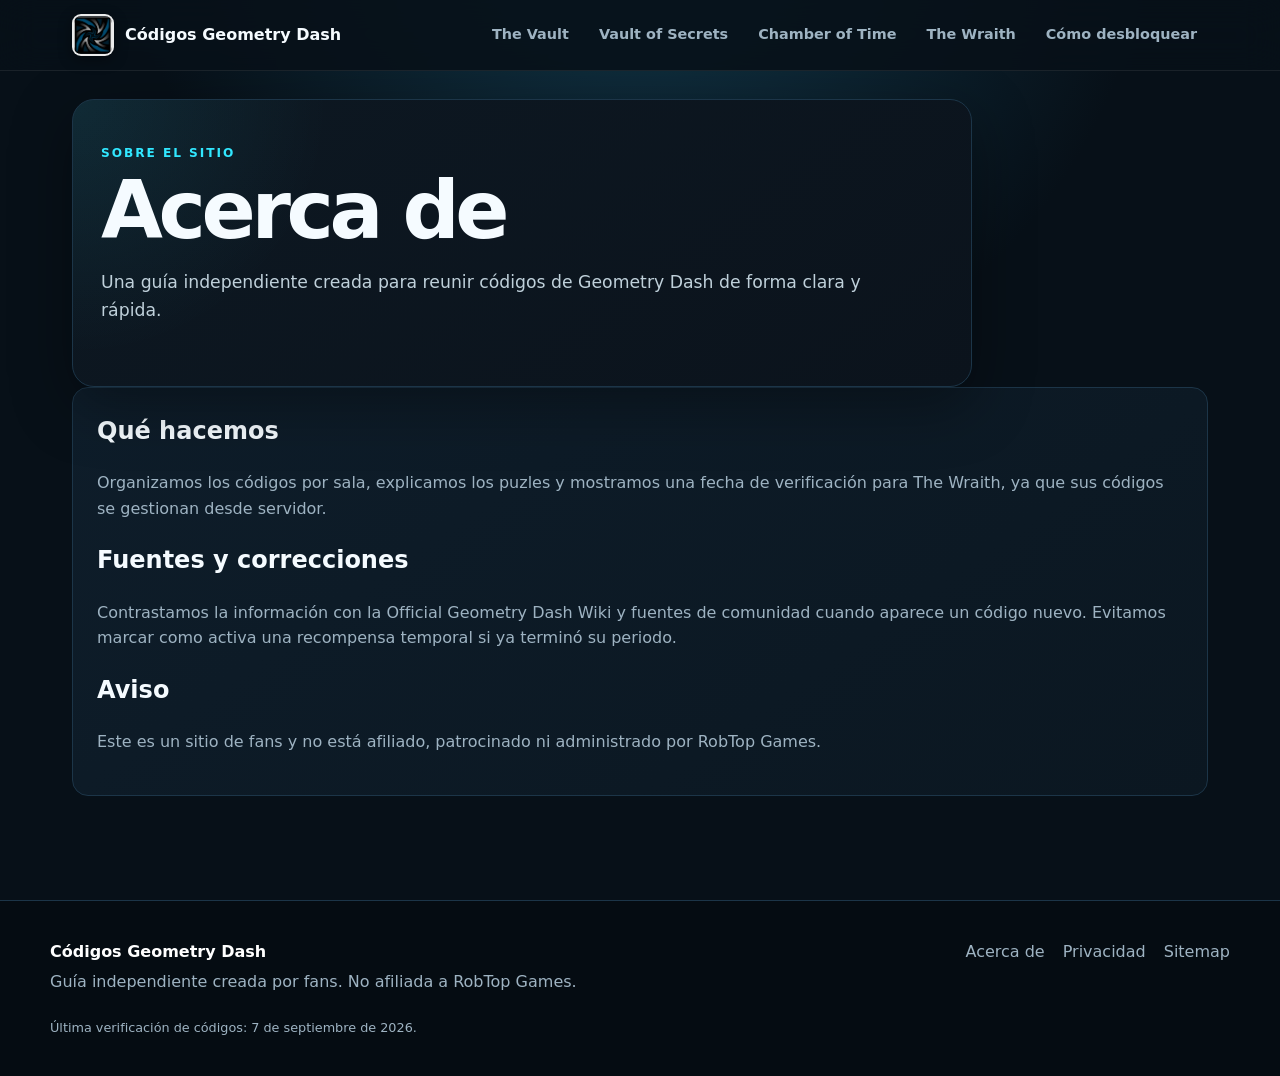
<file: acerca-de.html>
<!doctype html>
<html lang="es">
<head>
  <meta charset="utf-8">
  <meta name="viewport" content="width=device-width, initial-scale=1">
  <meta name="google-site-verification" content="dd-9Y383N6cpbc6gNjJVLXguB9zqwgWosIqC2q8vZLg" />
  <title>Acerca de Códigos Geometry Dash</title>
  <meta name="description" content="Información sobre este sitio independiente de códigos, secretos y guías de Geometry Dash.">
  <meta name="robots" content="index,follow,max-image-preview:large">
  <link rel="canonical" href="https://hardmoneysniper1.github.io/hardmoney/acerca-de.html">
  <link rel="icon" href="logo.png" type="image/png">
  <link rel="stylesheet" href="style.css">
  <meta property="og:type" content="website">
  <meta property="og:locale" content="es_ES">
  <meta property="og:title" content="Acerca de Códigos Geometry Dash">
  <meta property="og:description" content="Información sobre este sitio independiente de códigos, secretos y guías de Geometry Dash.">
  <meta property="og:url" content="https://hardmoneysniper1.github.io/hardmoney/acerca-de.html">
  <meta name="twitter:card" content="summary">
  <script type="application/ld+json">{"@context": "https://schema.org", "@type": "WebPage", "name": "Acerca de Códigos Geometry Dash", "url": "https://hardmoneysniper1.github.io/hardmoney/acerca-de.html", "description": "Información sobre este sitio independiente de códigos, secretos y guías de Geometry Dash.", "inLanguage": "es"}</script>
</head><body>
<a class="skip-link" href="#contenido">Saltar al contenido</a>
<header class="site-header">
  <div class="nav-wrap">
    <a class="brand" href="index.html" aria-label="Inicio">
      <img src="logo.png" alt="Logo Códigos Geometry Dash" class="brand-logo">
      <span>Códigos Geometry Dash</span>
    </a>
    <button class="menu-btn" type="button" aria-label="Abrir menú">☰</button>
    <nav class="main-nav" aria-label="Navegación principal">
      <a href="vault.html">The Vault</a>
      <a href="vault-of-secrets.html">Vault of Secrets</a>
      <a href="chamber-of-time.html">Chamber of Time</a>
      <a href="wraith.html">The Wraith</a>
      <a href="como-desbloquear.html">Cómo desbloquear</a>
    </nav>
  </div>
</header>
<main id="contenido" class="inner-page">
<section class="page-hero"><p class="eyebrow">SOBRE EL SITIO</p><h1>Acerca de</h1><p>Una guía independiente creada para reunir códigos de Geometry Dash de forma clara y rápida.</p></section>
<section class="content-card">
  <h2>Qué hacemos</h2>
  <p>Organizamos los códigos por sala, explicamos los puzles y mostramos una fecha de verificación para The Wraith, ya que sus códigos se gestionan desde servidor.</p>
  <h2>Fuentes y correcciones</h2>
  <p>Contrastamos la información con la Official Geometry Dash Wiki y fuentes de comunidad cuando aparece un código nuevo. Evitamos marcar como activa una recompensa temporal si ya terminó su periodo.</p>
  <h2>Aviso</h2>
  <p>Este es un sitio de fans y no está afiliado, patrocinado ni administrado por RobTop Games.</p>
</section>
</main>

<footer class="site-footer">
  <div class="footer-grid">
    <div>
      <strong>Códigos Geometry Dash</strong>
      <p>Guía independiente creada por fans. No afiliada a RobTop Games.</p>
    </div>
    <div class="footer-links">
      <a href="acerca-de.html">Acerca de</a>
      <a href="privacidad.html">Privacidad</a>
      <a href="sitemap.xml">Sitemap</a>
    </div>
  </div>
  <p class="footer-note">Última verificación de códigos: 7 de septiembre de 2026.</p>
</footer>
<div id="toast" class="toast" role="status" aria-live="polite"></div>
<script src="script.js"></script>
</body>
</html>
</file>
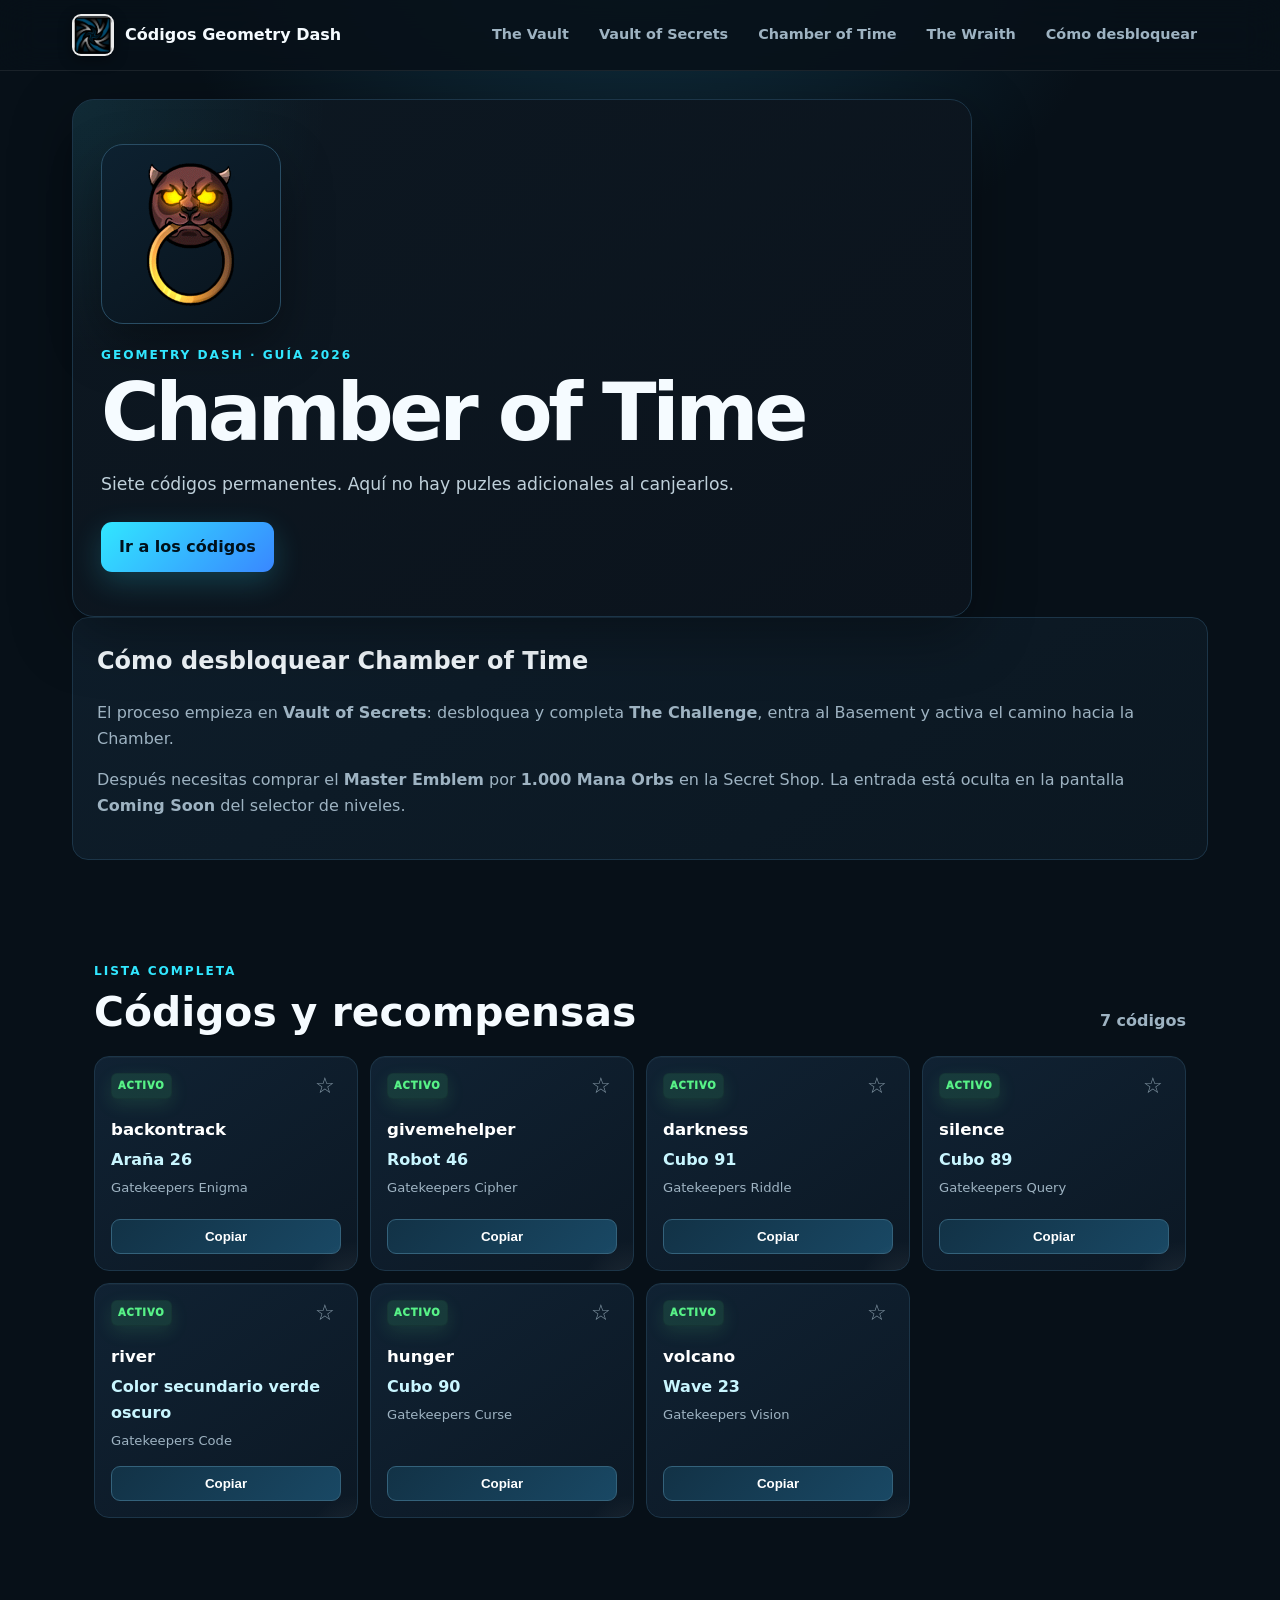
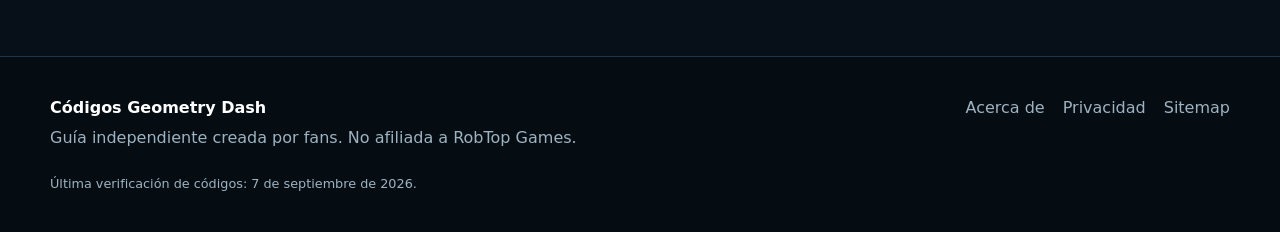
<file: chamber-of-time.html>
<!doctype html>
<html lang="es">
<head>
  <meta charset="utf-8">
  <meta name="viewport" content="width=device-width, initial-scale=1">
  <meta name="google-site-verification" content="dd-9Y383N6cpbc6gNjJVLXguB9zqwgWosIqC2q8vZLg" />
  <title>Chamber of Time: todos los códigos Geometry Dash 2026</title>
  <meta name="description" content="Los 7 códigos de Chamber of Time y la guía para desbloquear la sala usando The Challenge y el Master Emblem.">
  <meta name="robots" content="index,follow,max-image-preview:large">
  <link rel="canonical" href="https://hardmoneysniper1.github.io/hardmoney/chamber-of-time.html">
  <link rel="icon" href="logo.png" type="image/png">
  <link rel="stylesheet" href="style.css">
  <meta property="og:type" content="website">
  <meta property="og:locale" content="es_ES">
  <meta property="og:title" content="Chamber of Time: todos los códigos Geometry Dash 2026">
  <meta property="og:description" content="Los 7 códigos de Chamber of Time y la guía para desbloquear la sala usando The Challenge y el Master Emblem.">
  <meta property="og:url" content="https://hardmoneysniper1.github.io/hardmoney/chamber-of-time.html">
  <meta name="twitter:card" content="summary">
  <script type="application/ld+json">{"@context": "https://schema.org", "@type": "WebPage", "name": "Chamber of Time: todos los códigos Geometry Dash 2026", "url": "https://hardmoneysniper1.github.io/hardmoney/chamber-of-time.html", "description": "Los 7 códigos de Chamber of Time y la guía para desbloquear la sala usando The Challenge y el Master Emblem.", "inLanguage": "es"}</script>
</head><body>
<a class="skip-link" href="#contenido">Saltar al contenido</a>
<header class="site-header">
  <div class="nav-wrap">
    <a class="brand" href="index.html" aria-label="Inicio">
      <img src="logo.png" alt="Logo Códigos Geometry Dash" class="brand-logo">
      <span>Códigos Geometry Dash</span>
    </a>
    <button class="menu-btn" type="button" aria-label="Abrir menú">☰</button>
    <nav class="main-nav" aria-label="Navegación principal">
      <a href="vault.html">The Vault</a>
      <a href="vault-of-secrets.html">Vault of Secrets</a>
      <a href="chamber-of-time.html">Chamber of Time</a>
      <a href="wraith.html">The Wraith</a>
      <a href="como-desbloquear.html">Cómo desbloquear</a>
    </nav>
  </div>
</header>
<main id="contenido" class="inner-page">
  <section class="page-hero">
    <img class="page-vault-art" src="chamber-of-time.png" alt="Chamber of Time">
    <p class="eyebrow">GEOMETRY DASH · GUÍA 2026</p>
    <h1>Chamber of Time</h1>
    <p>Siete códigos permanentes. Aquí no hay puzles adicionales al canjearlos.</p>
    <a class="primary-btn" href="#codigos">Ir a los códigos</a>
  </section>
  <section class="content-card"><h2>Cómo desbloquear Chamber of Time</h2>
    <p>El proceso empieza en <strong>Vault of Secrets</strong>: desbloquea y completa <strong>The Challenge</strong>, entra al Basement y activa el camino hacia la Chamber.</p>
    <p>Después necesitas comprar el <strong>Master Emblem</strong> por <strong>1.000 Mana Orbs</strong> en la Secret Shop. La entrada está oculta en la pantalla <strong>Coming Soon</strong> del selector de niveles.</p></section>
  <section id="codigos" class="all-codes">
    <div class="section-head"><div><p class="eyebrow">LISTA COMPLETA</p><h2>Códigos y recompensas</h2></div><span>7 códigos</span></div>
    <div class="codes-grid">
    <article class="code-card" data-vault="chamber" data-search="backontrack araña gatekeepers enigma chamber">
      <div class="card-top"><span class="badge badge-active">ACTIVO</span><button class="fav-btn" type="button" aria-label="Guardar favorito" title="Guardar favorito">☆</button></div>
      <h3>backontrack</h3>
      <p class="reward">Araña 26</p>
      <p class="achievement">Gatekeepers Enigma</p>
      <div class="card-actions"><button class="copy-btn" type="button" data-code="backontrack">Copiar</button></div>
    </article>
    

    <article class="code-card" data-vault="chamber" data-search="givemehelper robot gatekeepers cipher chamber">
      <div class="card-top"><span class="badge badge-active">ACTIVO</span><button class="fav-btn" type="button" aria-label="Guardar favorito" title="Guardar favorito">☆</button></div>
      <h3>givemehelper</h3>
      <p class="reward">Robot 46</p>
      <p class="achievement">Gatekeepers Cipher</p>
      <div class="card-actions"><button class="copy-btn" type="button" data-code="givemehelper">Copiar</button></div>
    </article>
    

    <article class="code-card" data-vault="chamber" data-search="darkness icono de cubo gatekeepers riddle chamber">
      <div class="card-top"><span class="badge badge-active">ACTIVO</span><button class="fav-btn" type="button" aria-label="Guardar favorito" title="Guardar favorito">☆</button></div>
      <h3>darkness</h3>
      <p class="reward">Cubo 91</p>
      <p class="achievement">Gatekeepers Riddle</p>
      <div class="card-actions"><button class="copy-btn" type="button" data-code="darkness">Copiar</button></div>
    </article>
    

    <article class="code-card" data-vault="chamber" data-search="silence icono de cubo gatekeepers query chamber">
      <div class="card-top"><span class="badge badge-active">ACTIVO</span><button class="fav-btn" type="button" aria-label="Guardar favorito" title="Guardar favorito">☆</button></div>
      <h3>silence</h3>
      <p class="reward">Cubo 89</p>
      <p class="achievement">Gatekeepers Query</p>
      <div class="card-actions"><button class="copy-btn" type="button" data-code="silence">Copiar</button></div>
    </article>
    

    <article class="code-card" data-vault="chamber" data-search="river color secundario gatekeepers code chamber">
      <div class="card-top"><span class="badge badge-active">ACTIVO</span><button class="fav-btn" type="button" aria-label="Guardar favorito" title="Guardar favorito">☆</button></div>
      <h3>river</h3>
      <p class="reward">Color secundario verde oscuro</p>
      <p class="achievement">Gatekeepers Code</p>
      <div class="card-actions"><button class="copy-btn" type="button" data-code="river">Copiar</button></div>
    </article>
    

    <article class="code-card" data-vault="chamber" data-search="hunger icono de cubo gatekeepers curse chamber">
      <div class="card-top"><span class="badge badge-active">ACTIVO</span><button class="fav-btn" type="button" aria-label="Guardar favorito" title="Guardar favorito">☆</button></div>
      <h3>hunger</h3>
      <p class="reward">Cubo 90</p>
      <p class="achievement">Gatekeepers Curse</p>
      <div class="card-actions"><button class="copy-btn" type="button" data-code="hunger">Copiar</button></div>
    </article>
    

    <article class="code-card" data-vault="chamber" data-search="volcano wave gatekeepers vision chamber">
      <div class="card-top"><span class="badge badge-active">ACTIVO</span><button class="fav-btn" type="button" aria-label="Guardar favorito" title="Guardar favorito">☆</button></div>
      <h3>volcano</h3>
      <p class="reward">Wave 23</p>
      <p class="achievement">Gatekeepers Vision</p>
      <div class="card-actions"><button class="copy-btn" type="button" data-code="volcano">Copiar</button></div>
    </article>
    </div>
  </section>
  
</main>
<footer class="site-footer">
  <div class="footer-grid">
    <div>
      <strong>Códigos Geometry Dash</strong>
      <p>Guía independiente creada por fans. No afiliada a RobTop Games.</p>
    </div>
    <div class="footer-links">
      <a href="acerca-de.html">Acerca de</a>
      <a href="privacidad.html">Privacidad</a>
      <a href="sitemap.xml">Sitemap</a>
    </div>
  </div>
  <p class="footer-note">Última verificación de códigos: 7 de septiembre de 2026.</p>
</footer>
<div id="toast" class="toast" role="status" aria-live="polite"></div>
<script src="script.js"></script>
</body>
</html>
</file>
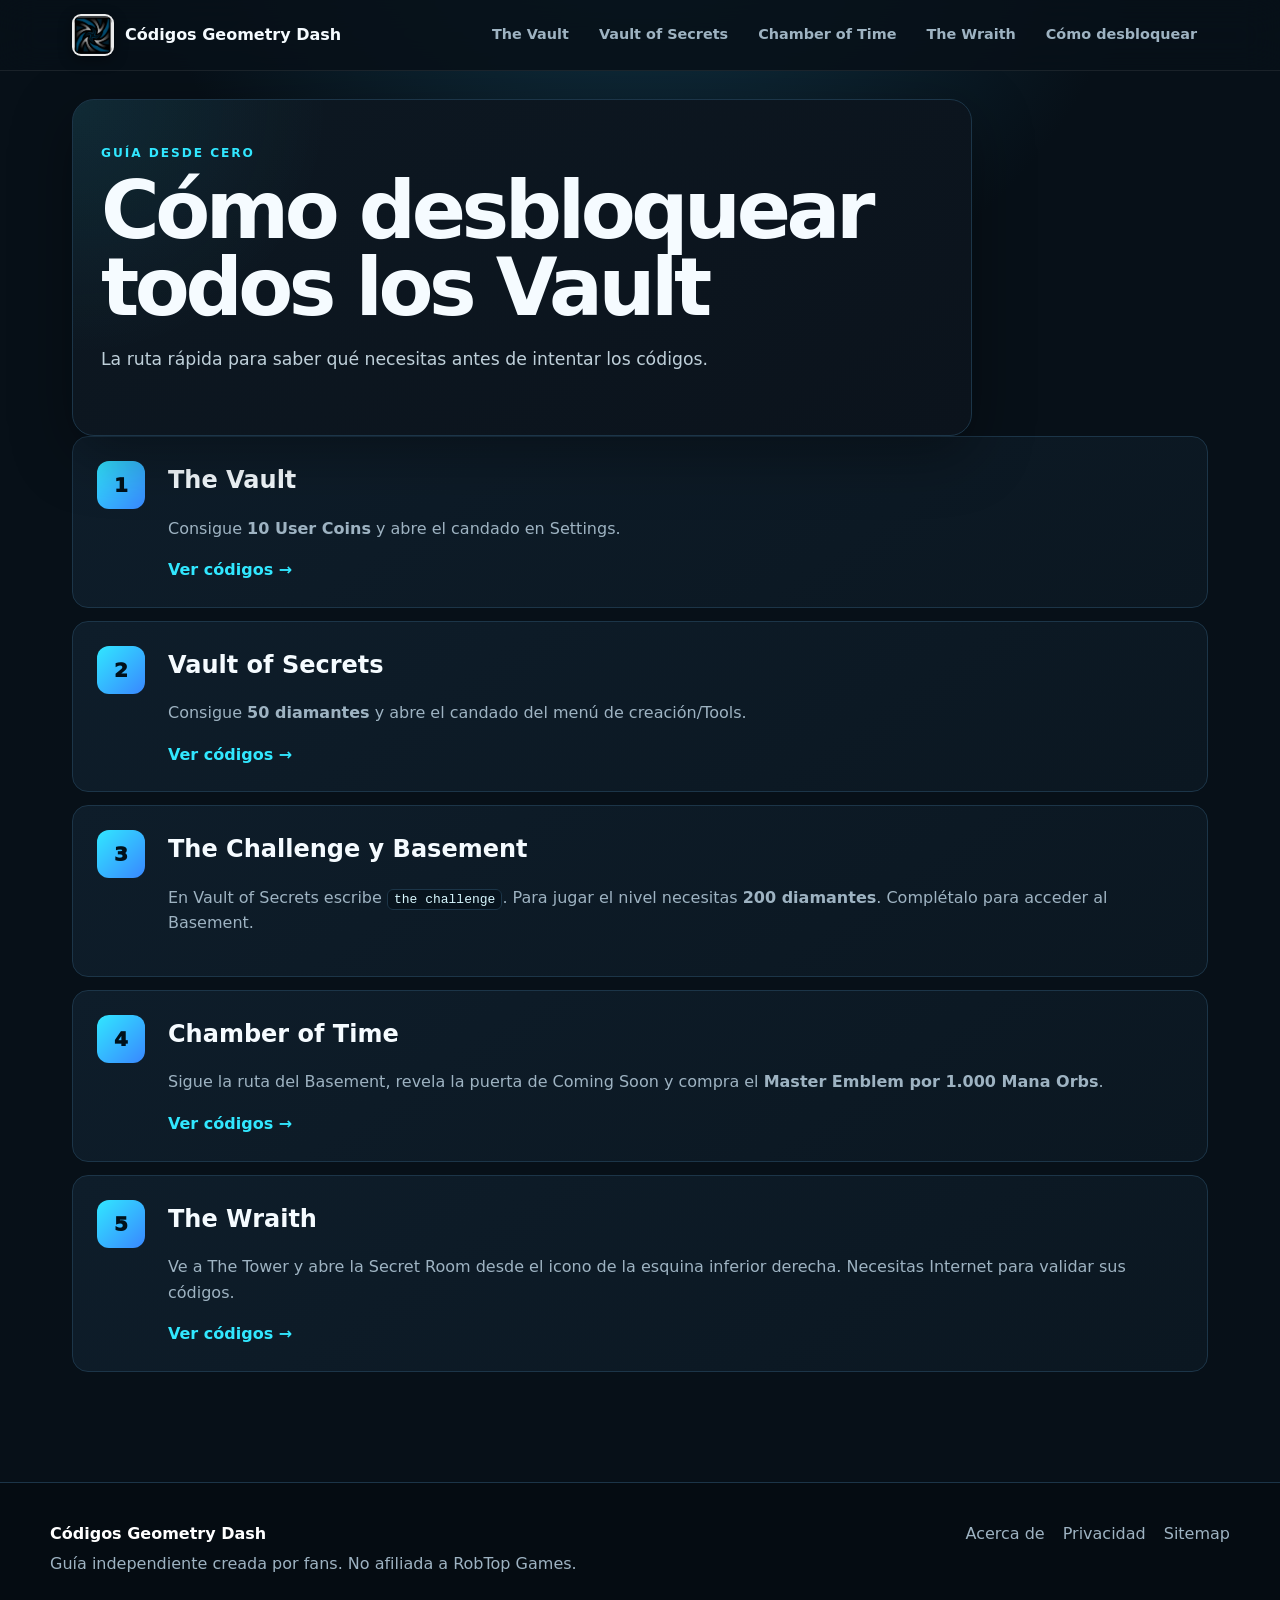
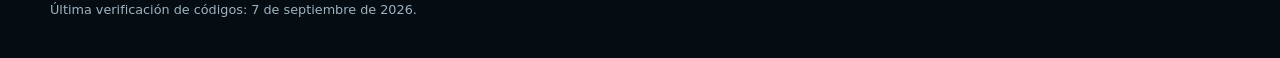
<file: como-desbloquear.html>
<!doctype html>
<html lang="es">
<head>
  <meta charset="utf-8">
  <meta name="viewport" content="width=device-width, initial-scale=1">
  <meta name="google-site-verification" content="dd-9Y383N6cpbc6gNjJVLXguB9zqwgWosIqC2q8vZLg" />
  <title>Cómo desbloquear todos los Vault de Geometry Dash 2026</title>
  <meta name="description" content="Guía paso a paso para abrir The Vault, Vault of Secrets, Chamber of Time y The Wraith en Geometry Dash.">
  <meta name="robots" content="index,follow,max-image-preview:large">
  <link rel="canonical" href="https://hardmoneysniper1.github.io/hardmoney/como-desbloquear.html">
  <link rel="icon" href="logo.png" type="image/png">
  <link rel="stylesheet" href="style.css">
  <meta property="og:type" content="website">
  <meta property="og:locale" content="es_ES">
  <meta property="og:title" content="Cómo desbloquear todos los Vault de Geometry Dash 2026">
  <meta property="og:description" content="Guía paso a paso para abrir The Vault, Vault of Secrets, Chamber of Time y The Wraith en Geometry Dash.">
  <meta property="og:url" content="https://hardmoneysniper1.github.io/hardmoney/como-desbloquear.html">
  <meta name="twitter:card" content="summary">
  <script type="application/ld+json">{"@context": "https://schema.org", "@type": "WebPage", "name": "Cómo desbloquear todos los Vault de Geometry Dash 2026", "url": "https://hardmoneysniper1.github.io/hardmoney/como-desbloquear.html", "description": "Guía paso a paso para abrir The Vault, Vault of Secrets, Chamber of Time y The Wraith en Geometry Dash.", "inLanguage": "es"}</script>
</head><body>
<a class="skip-link" href="#contenido">Saltar al contenido</a>
<header class="site-header">
  <div class="nav-wrap">
    <a class="brand" href="index.html" aria-label="Inicio">
      <img src="logo.png" alt="Logo Códigos Geometry Dash" class="brand-logo">
      <span>Códigos Geometry Dash</span>
    </a>
    <button class="menu-btn" type="button" aria-label="Abrir menú">☰</button>
    <nav class="main-nav" aria-label="Navegación principal">
      <a href="vault.html">The Vault</a>
      <a href="vault-of-secrets.html">Vault of Secrets</a>
      <a href="chamber-of-time.html">Chamber of Time</a>
      <a href="wraith.html">The Wraith</a>
      <a href="como-desbloquear.html">Cómo desbloquear</a>
    </nav>
  </div>
</header>
<main id="contenido" class="inner-page">
<section class="page-hero">
  <p class="eyebrow">GUÍA DESDE CERO</p>
  <h1>Cómo desbloquear todos los Vault</h1>
  <p>La ruta rápida para saber qué necesitas antes de intentar los códigos.</p>
</section>
<section class="timeline">
  <article><span>1</span><div><h2>The Vault</h2><p>Consigue <strong>10 User Coins</strong> y abre el candado en Settings.</p><a href="vault.html">Ver códigos →</a></div></article>
  <article><span>2</span><div><h2>Vault of Secrets</h2><p>Consigue <strong>50 diamantes</strong> y abre el candado del menú de creación/Tools.</p><a href="vault-of-secrets.html">Ver códigos →</a></div></article>
  <article><span>3</span><div><h2>The Challenge y Basement</h2><p>En Vault of Secrets escribe <code>the challenge</code>. Para jugar el nivel necesitas <strong>200 diamantes</strong>. Complétalo para acceder al Basement.</p></div></article>
  <article><span>4</span><div><h2>Chamber of Time</h2><p>Sigue la ruta del Basement, revela la puerta de Coming Soon y compra el <strong>Master Emblem por 1.000 Mana Orbs</strong>.</p><a href="chamber-of-time.html">Ver códigos →</a></div></article>
  <article><span>5</span><div><h2>The Wraith</h2><p>Ve a The Tower y abre la Secret Room desde el icono de la esquina inferior derecha. Necesitas Internet para validar sus códigos.</p><a href="wraith.html">Ver códigos →</a></div></article>
</section>
</main>

<footer class="site-footer">
  <div class="footer-grid">
    <div>
      <strong>Códigos Geometry Dash</strong>
      <p>Guía independiente creada por fans. No afiliada a RobTop Games.</p>
    </div>
    <div class="footer-links">
      <a href="acerca-de.html">Acerca de</a>
      <a href="privacidad.html">Privacidad</a>
      <a href="sitemap.xml">Sitemap</a>
    </div>
  </div>
  <p class="footer-note">Última verificación de códigos: 7 de septiembre de 2026.</p>
</footer>
<div id="toast" class="toast" role="status" aria-live="polite"></div>
<script src="script.js"></script>
</body>
</html>
</file>
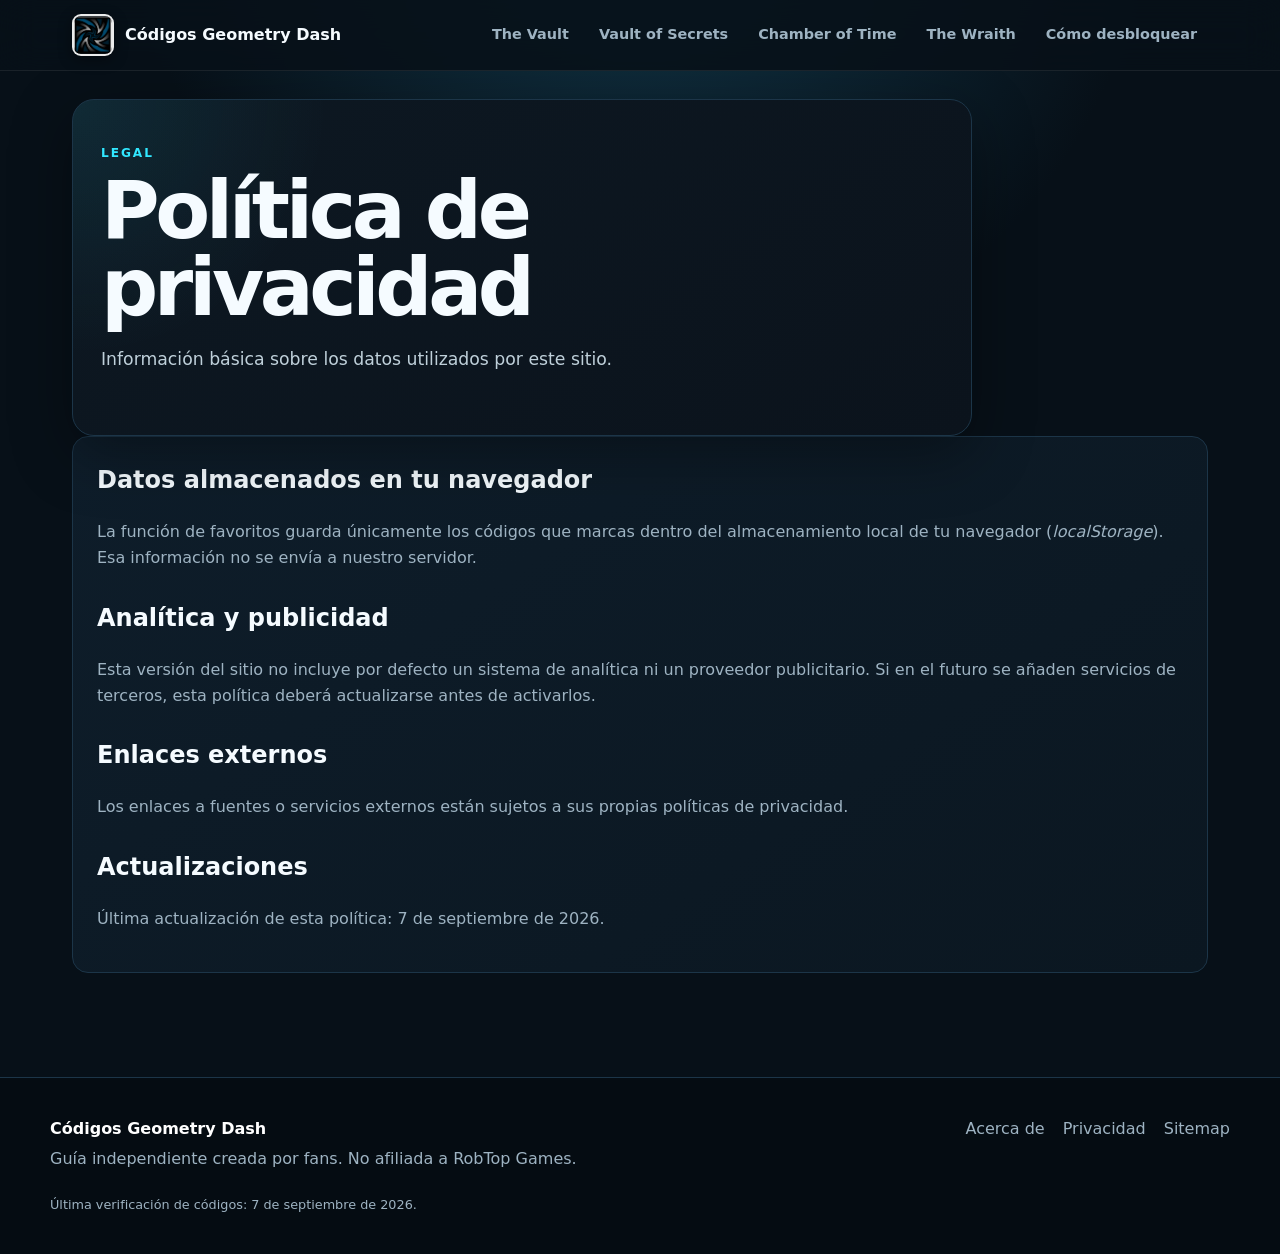
<file: privacidad.html>
<!doctype html>
<html lang="es">
<head>
  <meta charset="utf-8">
  <meta name="viewport" content="width=device-width, initial-scale=1">
  <meta name="google-site-verification" content="dd-9Y383N6cpbc6gNjJVLXguB9zqwgWosIqC2q8vZLg" />
  <title>Política de privacidad | Códigos Geometry Dash</title>
  <meta name="description" content="Política de privacidad del sitio Códigos Geometry Dash.">
  <meta name="robots" content="index,follow,max-image-preview:large">
  <link rel="canonical" href="https://hardmoneysniper1.github.io/hardmoney/privacidad.html">
  <link rel="icon" href="logo.png" type="image/png">
  <link rel="stylesheet" href="style.css">
  <meta property="og:type" content="website">
  <meta property="og:locale" content="es_ES">
  <meta property="og:title" content="Política de privacidad | Códigos Geometry Dash">
  <meta property="og:description" content="Política de privacidad del sitio Códigos Geometry Dash.">
  <meta property="og:url" content="https://hardmoneysniper1.github.io/hardmoney/privacidad.html">
  <meta name="twitter:card" content="summary">
  <script type="application/ld+json">{"@context": "https://schema.org", "@type": "WebPage", "name": "Política de privacidad | Códigos Geometry Dash", "url": "https://hardmoneysniper1.github.io/hardmoney/privacidad.html", "description": "Política de privacidad del sitio Códigos Geometry Dash.", "inLanguage": "es"}</script>
</head><body>
<a class="skip-link" href="#contenido">Saltar al contenido</a>
<header class="site-header">
  <div class="nav-wrap">
    <a class="brand" href="index.html" aria-label="Inicio">
      <img src="logo.png" alt="Logo Códigos Geometry Dash" class="brand-logo">
      <span>Códigos Geometry Dash</span>
    </a>
    <button class="menu-btn" type="button" aria-label="Abrir menú">☰</button>
    <nav class="main-nav" aria-label="Navegación principal">
      <a href="vault.html">The Vault</a>
      <a href="vault-of-secrets.html">Vault of Secrets</a>
      <a href="chamber-of-time.html">Chamber of Time</a>
      <a href="wraith.html">The Wraith</a>
      <a href="como-desbloquear.html">Cómo desbloquear</a>
    </nav>
  </div>
</header>
<main id="contenido" class="inner-page">
<section class="page-hero"><p class="eyebrow">LEGAL</p><h1>Política de privacidad</h1><p>Información básica sobre los datos utilizados por este sitio.</p></section>
<section class="content-card legal">
  <h2>Datos almacenados en tu navegador</h2>
  <p>La función de favoritos guarda únicamente los códigos que marcas dentro del almacenamiento local de tu navegador (<em>localStorage</em>). Esa información no se envía a nuestro servidor.</p>
  <h2>Analítica y publicidad</h2>
  <p>Esta versión del sitio no incluye por defecto un sistema de analítica ni un proveedor publicitario. Si en el futuro se añaden servicios de terceros, esta política deberá actualizarse antes de activarlos.</p>
  <h2>Enlaces externos</h2>
  <p>Los enlaces a fuentes o servicios externos están sujetos a sus propias políticas de privacidad.</p>
  <h2>Actualizaciones</h2>
  <p>Última actualización de esta política: 7 de septiembre de 2026.</p>
</section>
</main>

<footer class="site-footer">
  <div class="footer-grid">
    <div>
      <strong>Códigos Geometry Dash</strong>
      <p>Guía independiente creada por fans. No afiliada a RobTop Games.</p>
    </div>
    <div class="footer-links">
      <a href="acerca-de.html">Acerca de</a>
      <a href="privacidad.html">Privacidad</a>
      <a href="sitemap.xml">Sitemap</a>
    </div>
  </div>
  <p class="footer-note">Última verificación de códigos: 7 de septiembre de 2026.</p>
</footer>
<div id="toast" class="toast" role="status" aria-live="polite"></div>
<script src="script.js"></script>
</body>
</html>
</file>
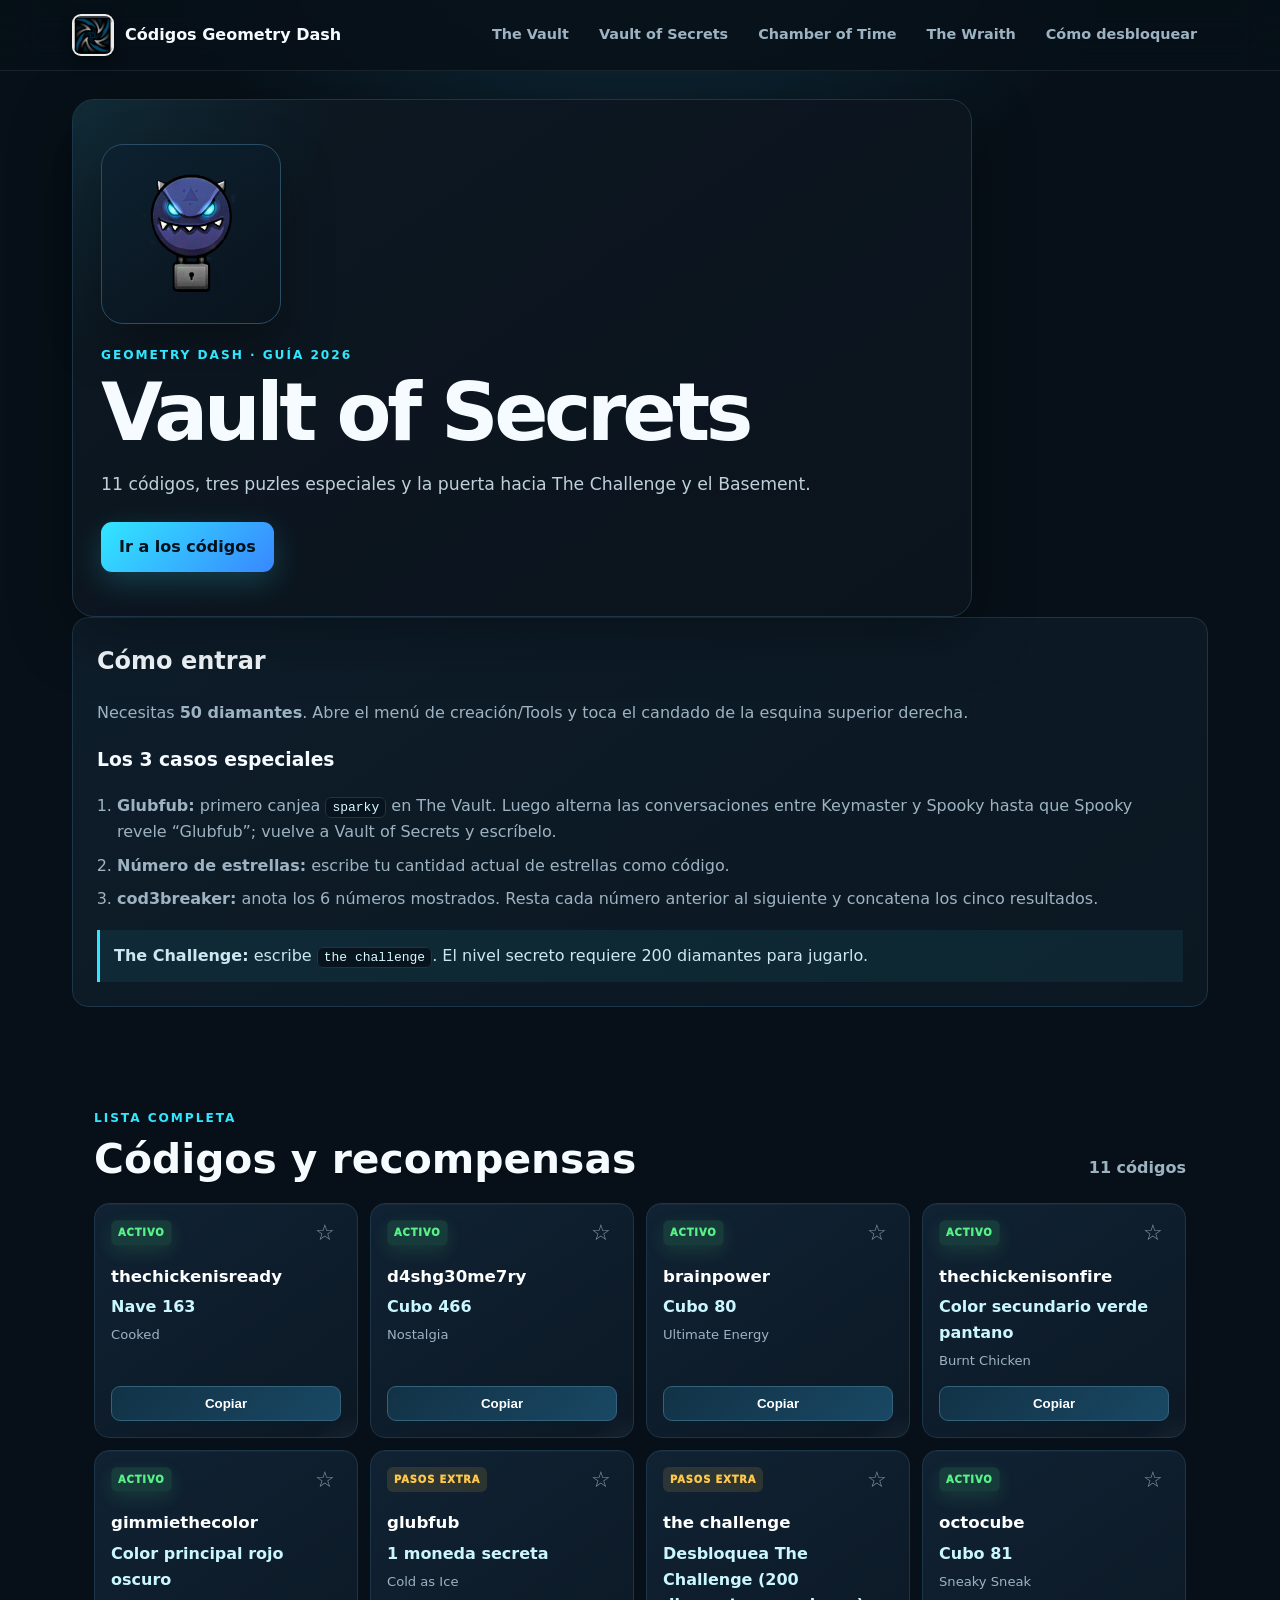
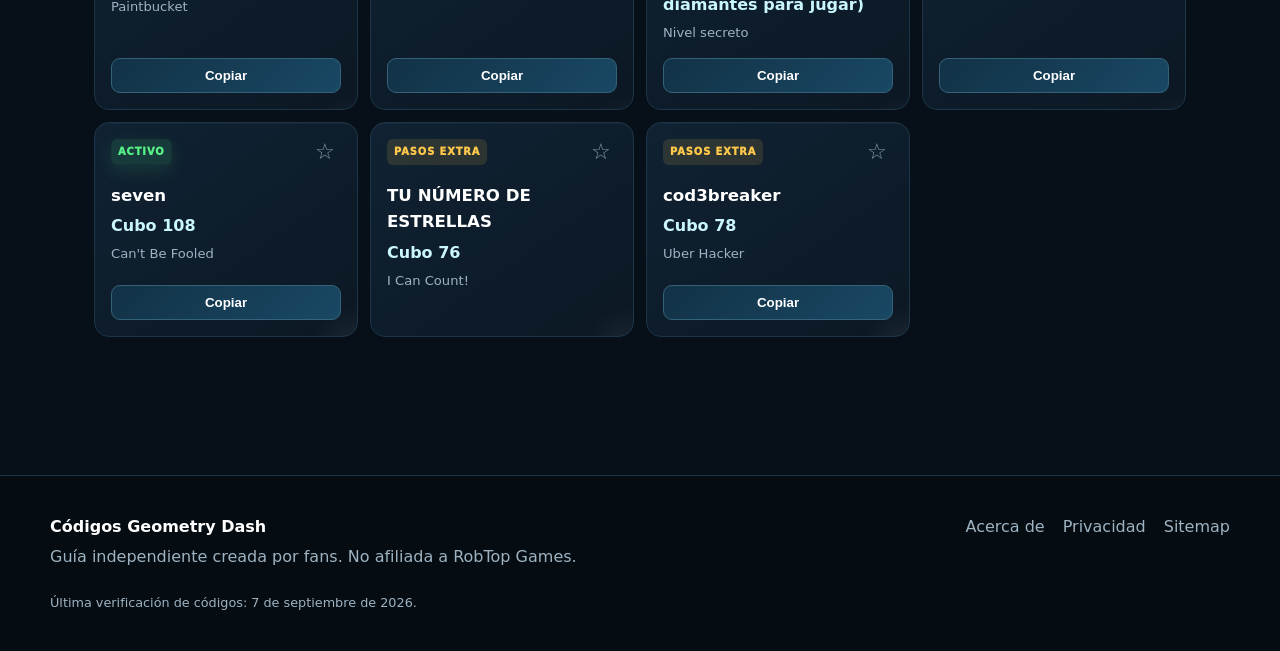
<file: vault-of-secrets.html>
<!doctype html>
<html lang="es">
<head>
  <meta charset="utf-8">
  <meta name="viewport" content="width=device-width, initial-scale=1">
  <meta name="google-site-verification" content="dd-9Y383N6cpbc6gNjJVLXguB9zqwgWosIqC2q8vZLg" />
  <title>Vault of Secrets: códigos y puzzles Geometry Dash 2026</title>
  <meta name="description" content="Todos los códigos de Vault of Secrets: brainpower, cod3breaker, glubfub, The Challenge y el resto de recompensas.">
  <meta name="robots" content="index,follow,max-image-preview:large">
  <link rel="canonical" href="https://hardmoneysniper1.github.io/hardmoney/vault-of-secrets.html">
  <link rel="icon" href="logo.png" type="image/png">
  <link rel="stylesheet" href="style.css">
  <meta property="og:type" content="website">
  <meta property="og:locale" content="es_ES">
  <meta property="og:title" content="Vault of Secrets: códigos y puzzles Geometry Dash 2026">
  <meta property="og:description" content="Todos los códigos de Vault of Secrets: brainpower, cod3breaker, glubfub, The Challenge y el resto de recompensas.">
  <meta property="og:url" content="https://hardmoneysniper1.github.io/hardmoney/vault-of-secrets.html">
  <meta name="twitter:card" content="summary">
  <script type="application/ld+json">{"@context": "https://schema.org", "@type": "WebPage", "name": "Vault of Secrets: códigos y puzzles Geometry Dash 2026", "url": "https://hardmoneysniper1.github.io/hardmoney/vault-of-secrets.html", "description": "Todos los códigos de Vault of Secrets: brainpower, cod3breaker, glubfub, The Challenge y el resto de recompensas.", "inLanguage": "es"}</script>
</head><body>
<a class="skip-link" href="#contenido">Saltar al contenido</a>
<header class="site-header">
  <div class="nav-wrap">
    <a class="brand" href="index.html" aria-label="Inicio">
      <img src="logo.png" alt="Logo Códigos Geometry Dash" class="brand-logo">
      <span>Códigos Geometry Dash</span>
    </a>
    <button class="menu-btn" type="button" aria-label="Abrir menú">☰</button>
    <nav class="main-nav" aria-label="Navegación principal">
      <a href="vault.html">The Vault</a>
      <a href="vault-of-secrets.html">Vault of Secrets</a>
      <a href="chamber-of-time.html">Chamber of Time</a>
      <a href="wraith.html">The Wraith</a>
      <a href="como-desbloquear.html">Cómo desbloquear</a>
    </nav>
  </div>
</header>
<main id="contenido" class="inner-page">
  <section class="page-hero">
    <img class="page-vault-art" src="vault-of-secrets.png" alt="Vault of Secrets">
    <p class="eyebrow">GEOMETRY DASH · GUÍA 2026</p>
    <h1>Vault of Secrets</h1>
    <p>11 códigos, tres puzles especiales y la puerta hacia The Challenge y el Basement.</p>
    <a class="primary-btn" href="#codigos">Ir a los códigos</a>
  </section>
  <section class="content-card"><h2>Cómo entrar</h2>
    <p>Necesitas <strong>50 diamantes</strong>. Abre el menú de creación/Tools y toca el candado de la esquina superior derecha.</p>
    <h3>Los 3 casos especiales</h3>
    <ol class="steps">
      <li><strong>Glubfub:</strong> primero canjea <code>sparky</code> en The Vault. Luego alterna las conversaciones entre Keymaster y Spooky hasta que Spooky revele “Glubfub”; vuelve a Vault of Secrets y escríbelo.</li>
      <li><strong>Número de estrellas:</strong> escribe tu cantidad actual de estrellas como código.</li>
      <li><strong>cod3breaker:</strong> anota los 6 números mostrados. Resta cada número anterior al siguiente y concatena los cinco resultados.</li>
    </ol>
    <div class="notice"><strong>The Challenge:</strong> escribe <code>the challenge</code>. El nivel secreto requiere 200 diamantes para jugarlo.</div></section>
  <section id="codigos" class="all-codes">
    <div class="section-head"><div><p class="eyebrow">LISTA COMPLETA</p><h2>Códigos y recompensas</h2></div><span>11 códigos</span></div>
    <div class="codes-grid">
    <article class="code-card" data-vault="secrets" data-search="thechickenisready nave cooked secrets">
      <div class="card-top"><span class="badge badge-active">ACTIVO</span><button class="fav-btn" type="button" aria-label="Guardar favorito" title="Guardar favorito">☆</button></div>
      <h3>thechickenisready</h3>
      <p class="reward">Nave 163</p>
      <p class="achievement">Cooked</p>
      <div class="card-actions"><button class="copy-btn" type="button" data-code="thechickenisready">Copiar</button></div>
    </article>
    

    <article class="code-card" data-vault="secrets" data-search="d4shg30me7ry icono de cubo nostalgia secrets">
      <div class="card-top"><span class="badge badge-active">ACTIVO</span><button class="fav-btn" type="button" aria-label="Guardar favorito" title="Guardar favorito">☆</button></div>
      <h3>d4shg30me7ry</h3>
      <p class="reward">Cubo 466</p>
      <p class="achievement">Nostalgia</p>
      <div class="card-actions"><button class="copy-btn" type="button" data-code="d4shg30me7ry">Copiar</button></div>
    </article>
    

    <article class="code-card" data-vault="secrets" data-search="brainpower icono de cubo ultimate energy secrets">
      <div class="card-top"><span class="badge badge-active">ACTIVO</span><button class="fav-btn" type="button" aria-label="Guardar favorito" title="Guardar favorito">☆</button></div>
      <h3>brainpower</h3>
      <p class="reward">Cubo 80</p>
      <p class="achievement">Ultimate Energy</p>
      <div class="card-actions"><button class="copy-btn" type="button" data-code="brainpower">Copiar</button></div>
    </article>
    

    <article class="code-card" data-vault="secrets" data-search="thechickenisonfire color secundario burnt chicken secrets">
      <div class="card-top"><span class="badge badge-active">ACTIVO</span><button class="fav-btn" type="button" aria-label="Guardar favorito" title="Guardar favorito">☆</button></div>
      <h3>thechickenisonfire</h3>
      <p class="reward">Color secundario verde pantano</p>
      <p class="achievement">Burnt Chicken</p>
      <div class="card-actions"><button class="copy-btn" type="button" data-code="thechickenisonfire">Copiar</button></div>
    </article>
    

    <article class="code-card" data-vault="secrets" data-search="gimmiethecolor color principal paintbucket secrets">
      <div class="card-top"><span class="badge badge-active">ACTIVO</span><button class="fav-btn" type="button" aria-label="Guardar favorito" title="Guardar favorito">☆</button></div>
      <h3>gimmiethecolor</h3>
      <p class="reward">Color principal rojo oscuro</p>
      <p class="achievement">Paintbucket</p>
      <div class="card-actions"><button class="copy-btn" type="button" data-code="gimmiethecolor">Copiar</button></div>
    </article>
    

    <article class="code-card" data-vault="secrets" data-search="glubfub 1 moneda secreta cold as ice secrets">
      <div class="card-top"><span class="badge badge-puzzle">PASOS EXTRA</span><button class="fav-btn" type="button" aria-label="Guardar favorito" title="Guardar favorito">☆</button></div>
      <h3>glubfub</h3>
      <p class="reward">1 moneda secreta</p>
      <p class="achievement">Cold as Ice</p>
      <div class="card-actions"><button class="copy-btn" type="button" data-code="glubfub">Copiar</button></div>
    </article>
    

    <article class="code-card" data-vault="secrets" data-search="the challenge desbloquea the challenge nivel secreto secrets">
      <div class="card-top"><span class="badge badge-puzzle">PASOS EXTRA</span><button class="fav-btn" type="button" aria-label="Guardar favorito" title="Guardar favorito">☆</button></div>
      <h3>the challenge</h3>
      <p class="reward">Desbloquea The Challenge (200 diamantes para jugar)</p>
      <p class="achievement">Nivel secreto</p>
      <div class="card-actions"><button class="copy-btn" type="button" data-code="the challenge">Copiar</button></div>
    </article>
    

    <article class="code-card" data-vault="secrets" data-search="octocube icono de cubo sneaky sneak secrets">
      <div class="card-top"><span class="badge badge-active">ACTIVO</span><button class="fav-btn" type="button" aria-label="Guardar favorito" title="Guardar favorito">☆</button></div>
      <h3>octocube</h3>
      <p class="reward">Cubo 81</p>
      <p class="achievement">Sneaky Sneak</p>
      <div class="card-actions"><button class="copy-btn" type="button" data-code="octocube">Copiar</button></div>
    </article>
    

    <article class="code-card" data-vault="secrets" data-search="seven icono de cubo can&#x27;t be fooled secrets">
      <div class="card-top"><span class="badge badge-active">ACTIVO</span><button class="fav-btn" type="button" aria-label="Guardar favorito" title="Guardar favorito">☆</button></div>
      <h3>seven</h3>
      <p class="reward">Cubo 108</p>
      <p class="achievement">Can&#x27;t Be Fooled</p>
      <div class="card-actions"><button class="copy-btn" type="button" data-code="seven">Copiar</button></div>
    </article>
    

    <article class="code-card" data-vault="secrets" data-search="tu número de estrellas icono de cubo i can count! secrets">
      <div class="card-top"><span class="badge badge-puzzle">PASOS EXTRA</span><button class="fav-btn" type="button" aria-label="Guardar favorito" title="Guardar favorito">☆</button></div>
      <h3>TU NÚMERO DE ESTRELLAS</h3>
      <p class="reward">Cubo 76</p>
      <p class="achievement">I Can Count!</p>
      <div class="card-actions"></div>
    </article>
    

    <article class="code-card" data-vault="secrets" data-search="cod3breaker icono de cubo uber hacker secrets">
      <div class="card-top"><span class="badge badge-puzzle">PASOS EXTRA</span><button class="fav-btn" type="button" aria-label="Guardar favorito" title="Guardar favorito">☆</button></div>
      <h3>cod3breaker</h3>
      <p class="reward">Cubo 78</p>
      <p class="achievement">Uber Hacker</p>
      <div class="card-actions"><button class="copy-btn" type="button" data-code="cod3breaker">Copiar</button></div>
    </article>
    </div>
  </section>
  
</main>
<footer class="site-footer">
  <div class="footer-grid">
    <div>
      <strong>Códigos Geometry Dash</strong>
      <p>Guía independiente creada por fans. No afiliada a RobTop Games.</p>
    </div>
    <div class="footer-links">
      <a href="acerca-de.html">Acerca de</a>
      <a href="privacidad.html">Privacidad</a>
      <a href="sitemap.xml">Sitemap</a>
    </div>
  </div>
  <p class="footer-note">Última verificación de códigos: 7 de septiembre de 2026.</p>
</footer>
<div id="toast" class="toast" role="status" aria-live="polite"></div>
<script src="script.js"></script>
</body>
</html>
</file>
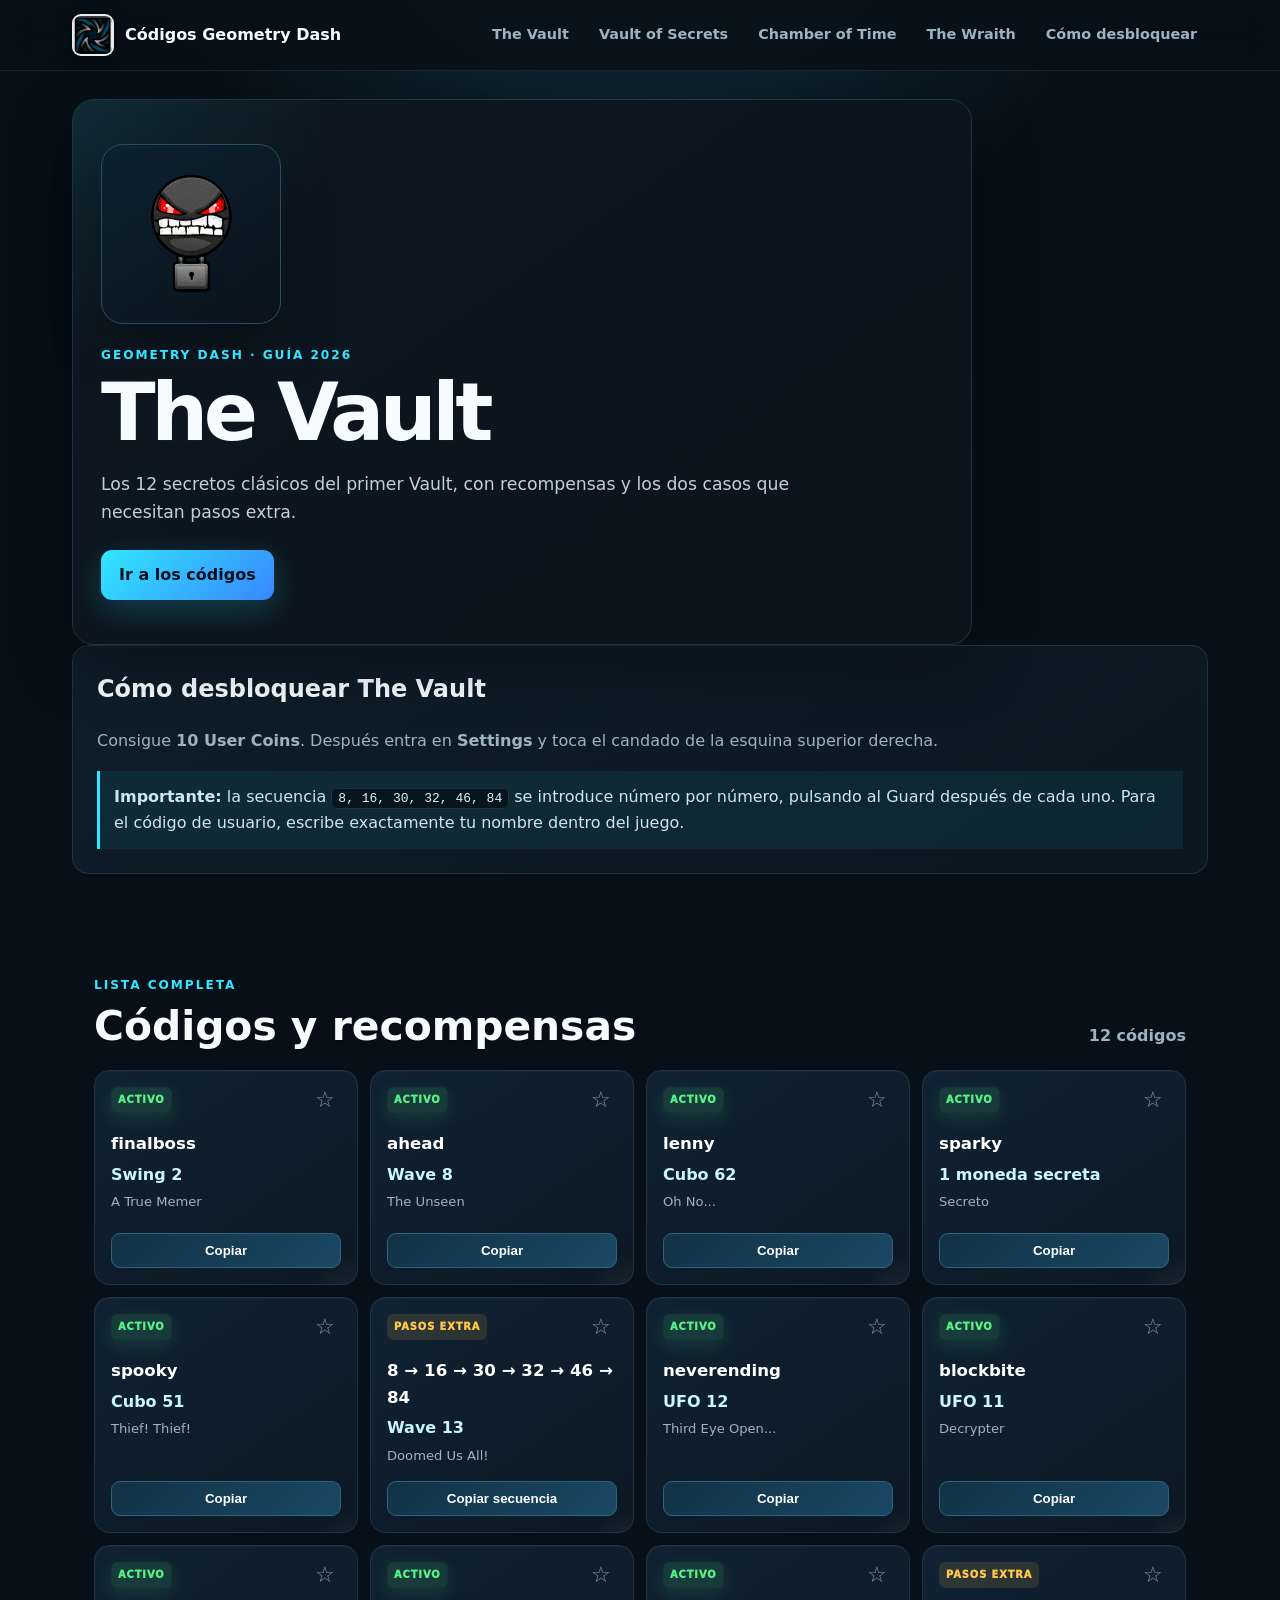
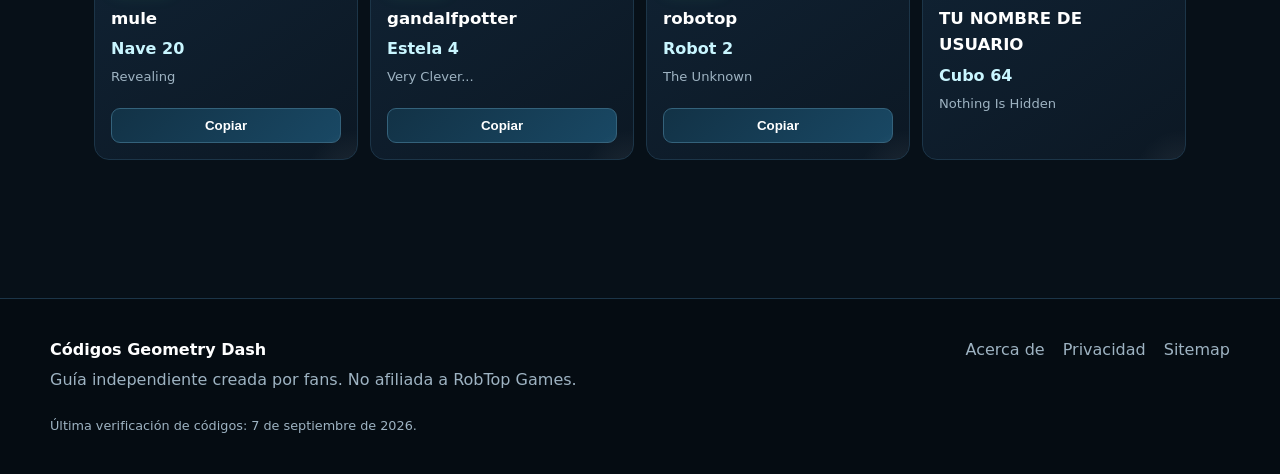
<file: vault.html>
<!doctype html>
<html lang="es">
<head>
  <meta charset="utf-8">
  <meta name="viewport" content="width=device-width, initial-scale=1">
  <meta name="google-site-verification" content="dd-9Y383N6cpbc6gNjJVLXguB9zqwgWosIqC2q8vZLg" />
  <title>The Vault: todos los códigos Geometry Dash 2026</title>
  <meta name="description" content="Lista completa de códigos de The Vault en Geometry Dash, recompensas y cómo desbloquear la sala con 10 User Coins.">
  <meta name="robots" content="index,follow,max-image-preview:large">
  <link rel="canonical" href="https://hardmoneysniper1.github.io/hardmoney/vault.html">
  <link rel="icon" href="logo.png" type="image/png">
  <link rel="stylesheet" href="style.css">
  <meta property="og:type" content="website">
  <meta property="og:locale" content="es_ES">
  <meta property="og:title" content="The Vault: todos los códigos Geometry Dash 2026">
  <meta property="og:description" content="Lista completa de códigos de The Vault en Geometry Dash, recompensas y cómo desbloquear la sala con 10 User Coins.">
  <meta property="og:url" content="https://hardmoneysniper1.github.io/hardmoney/vault.html">
  <meta name="twitter:card" content="summary">
  <script type="application/ld+json">{"@context": "https://schema.org", "@type": "WebPage", "name": "The Vault: todos los códigos Geometry Dash 2026", "url": "https://hardmoneysniper1.github.io/hardmoney/vault.html", "description": "Lista completa de códigos de The Vault en Geometry Dash, recompensas y cómo desbloquear la sala con 10 User Coins.", "inLanguage": "es"}</script>
</head><body>
<a class="skip-link" href="#contenido">Saltar al contenido</a>
<header class="site-header">
  <div class="nav-wrap">
    <a class="brand" href="index.html" aria-label="Inicio">
      <img src="logo.png" alt="Logo Códigos Geometry Dash" class="brand-logo">
      <span>Códigos Geometry Dash</span>
    </a>
    <button class="menu-btn" type="button" aria-label="Abrir menú">☰</button>
    <nav class="main-nav" aria-label="Navegación principal">
      <a href="vault.html">The Vault</a>
      <a href="vault-of-secrets.html">Vault of Secrets</a>
      <a href="chamber-of-time.html">Chamber of Time</a>
      <a href="wraith.html">The Wraith</a>
      <a href="como-desbloquear.html">Cómo desbloquear</a>
    </nav>
  </div>
</header>
<main id="contenido" class="inner-page">
  <section class="page-hero">
    <img class="page-vault-art" src="the-vault.png" alt="The Vault">
    <p class="eyebrow">GEOMETRY DASH · GUÍA 2026</p>
    <h1>The Vault</h1>
    <p>Los 12 secretos clásicos del primer Vault, con recompensas y los dos casos que necesitan pasos extra.</p>
    <a class="primary-btn" href="#codigos">Ir a los códigos</a>
  </section>
  <section class="content-card"><h2>Cómo desbloquear The Vault</h2>
    <p>Consigue <strong>10 User Coins</strong>. Después entra en <strong>Settings</strong> y toca el candado de la esquina superior derecha.</p>
    <div class="notice"><strong>Importante:</strong> la secuencia <code>8, 16, 30, 32, 46, 84</code> se introduce número por número, pulsando al Guard después de cada uno. Para el código de usuario, escribe exactamente tu nombre dentro del juego.</div></section>
  <section id="codigos" class="all-codes">
    <div class="section-head"><div><p class="eyebrow">LISTA COMPLETA</p><h2>Códigos y recompensas</h2></div><span>12 códigos</span></div>
    <div class="codes-grid">
    <article class="code-card" data-vault="vault" data-search="finalboss swing a true memer vault">
      <div class="card-top"><span class="badge badge-active">ACTIVO</span><button class="fav-btn" type="button" aria-label="Guardar favorito" title="Guardar favorito">☆</button></div>
      <h3>finalboss</h3>
      <p class="reward">Swing 2</p>
      <p class="achievement">A True Memer</p>
      <div class="card-actions"><button class="copy-btn" type="button" data-code="finalboss">Copiar</button></div>
    </article>
    

    <article class="code-card" data-vault="vault" data-search="ahead wave the unseen vault">
      <div class="card-top"><span class="badge badge-active">ACTIVO</span><button class="fav-btn" type="button" aria-label="Guardar favorito" title="Guardar favorito">☆</button></div>
      <h3>ahead</h3>
      <p class="reward">Wave 8</p>
      <p class="achievement">The Unseen</p>
      <div class="card-actions"><button class="copy-btn" type="button" data-code="ahead">Copiar</button></div>
    </article>
    

    <article class="code-card" data-vault="vault" data-search="lenny icono de cubo oh no... vault">
      <div class="card-top"><span class="badge badge-active">ACTIVO</span><button class="fav-btn" type="button" aria-label="Guardar favorito" title="Guardar favorito">☆</button></div>
      <h3>lenny</h3>
      <p class="reward">Cubo 62</p>
      <p class="achievement">Oh No...</p>
      <div class="card-actions"><button class="copy-btn" type="button" data-code="lenny">Copiar</button></div>
    </article>
    

    <article class="code-card" data-vault="vault" data-search="sparky 1 moneda secreta secreto vault">
      <div class="card-top"><span class="badge badge-active">ACTIVO</span><button class="fav-btn" type="button" aria-label="Guardar favorito" title="Guardar favorito">☆</button></div>
      <h3>sparky</h3>
      <p class="reward">1 moneda secreta</p>
      <p class="achievement">Secreto</p>
      <div class="card-actions"><button class="copy-btn" type="button" data-code="sparky">Copiar</button></div>
    </article>
    

    <article class="code-card" data-vault="vault" data-search="spooky icono de cubo thief! thief! vault">
      <div class="card-top"><span class="badge badge-active">ACTIVO</span><button class="fav-btn" type="button" aria-label="Guardar favorito" title="Guardar favorito">☆</button></div>
      <h3>spooky</h3>
      <p class="reward">Cubo 51</p>
      <p class="achievement">Thief! Thief!</p>
      <div class="card-actions"><button class="copy-btn" type="button" data-code="spooky">Copiar</button></div>
    </article>
    

    <article class="code-card" data-vault="vault" data-search="8 → 16 → 30 → 32 → 46 → 84 wave doomed us all! vault">
      <div class="card-top"><span class="badge badge-puzzle">PASOS EXTRA</span><button class="fav-btn" type="button" aria-label="Guardar favorito" title="Guardar favorito">☆</button></div>
      <h3>8 → 16 → 30 → 32 → 46 → 84</h3>
      <p class="reward">Wave 13</p>
      <p class="achievement">Doomed Us All!</p>
      <div class="card-actions"><button class="copy-btn" type="button" data-code="8, 16, 30, 32, 46, 84">Copiar secuencia</button></div>
    </article>
    

    <article class="code-card" data-vault="vault" data-search="neverending ufo third eye open... vault">
      <div class="card-top"><span class="badge badge-active">ACTIVO</span><button class="fav-btn" type="button" aria-label="Guardar favorito" title="Guardar favorito">☆</button></div>
      <h3>neverending</h3>
      <p class="reward">UFO 12</p>
      <p class="achievement">Third Eye Open...</p>
      <div class="card-actions"><button class="copy-btn" type="button" data-code="neverending">Copiar</button></div>
    </article>
    

    <article class="code-card" data-vault="vault" data-search="blockbite ufo decrypter vault">
      <div class="card-top"><span class="badge badge-active">ACTIVO</span><button class="fav-btn" type="button" aria-label="Guardar favorito" title="Guardar favorito">☆</button></div>
      <h3>blockbite</h3>
      <p class="reward">UFO 11</p>
      <p class="achievement">Decrypter</p>
      <div class="card-actions"><button class="copy-btn" type="button" data-code="blockbite">Copiar</button></div>
    </article>
    

    <article class="code-card" data-vault="vault" data-search="mule nave revealing vault">
      <div class="card-top"><span class="badge badge-active">ACTIVO</span><button class="fav-btn" type="button" aria-label="Guardar favorito" title="Guardar favorito">☆</button></div>
      <h3>mule</h3>
      <p class="reward">Nave 20</p>
      <p class="achievement">Revealing</p>
      <div class="card-actions"><button class="copy-btn" type="button" data-code="mule">Copiar</button></div>
    </article>
    

    <article class="code-card" data-vault="vault" data-search="gandalfpotter estela very clever... vault">
      <div class="card-top"><span class="badge badge-active">ACTIVO</span><button class="fav-btn" type="button" aria-label="Guardar favorito" title="Guardar favorito">☆</button></div>
      <h3>gandalfpotter</h3>
      <p class="reward">Estela 4</p>
      <p class="achievement">Very Clever...</p>
      <div class="card-actions"><button class="copy-btn" type="button" data-code="gandalfpotter">Copiar</button></div>
    </article>
    

    <article class="code-card" data-vault="vault" data-search="robotop robot the unknown vault">
      <div class="card-top"><span class="badge badge-active">ACTIVO</span><button class="fav-btn" type="button" aria-label="Guardar favorito" title="Guardar favorito">☆</button></div>
      <h3>robotop</h3>
      <p class="reward">Robot 2</p>
      <p class="achievement">The Unknown</p>
      <div class="card-actions"><button class="copy-btn" type="button" data-code="robotop">Copiar</button></div>
    </article>
    

    <article class="code-card" data-vault="vault" data-search="tu nombre de usuario icono de cubo nothing is hidden vault">
      <div class="card-top"><span class="badge badge-puzzle">PASOS EXTRA</span><button class="fav-btn" type="button" aria-label="Guardar favorito" title="Guardar favorito">☆</button></div>
      <h3>TU NOMBRE DE USUARIO</h3>
      <p class="reward">Cubo 64</p>
      <p class="achievement">Nothing Is Hidden</p>
      <div class="card-actions"></div>
    </article>
    </div>
  </section>
  
</main>
<footer class="site-footer">
  <div class="footer-grid">
    <div>
      <strong>Códigos Geometry Dash</strong>
      <p>Guía independiente creada por fans. No afiliada a RobTop Games.</p>
    </div>
    <div class="footer-links">
      <a href="acerca-de.html">Acerca de</a>
      <a href="privacidad.html">Privacidad</a>
      <a href="sitemap.xml">Sitemap</a>
    </div>
  </div>
  <p class="footer-note">Última verificación de códigos: 7 de septiembre de 2026.</p>
</footer>
<div id="toast" class="toast" role="status" aria-live="polite"></div>
<script src="script.js"></script>
</body>
</html>
</file>
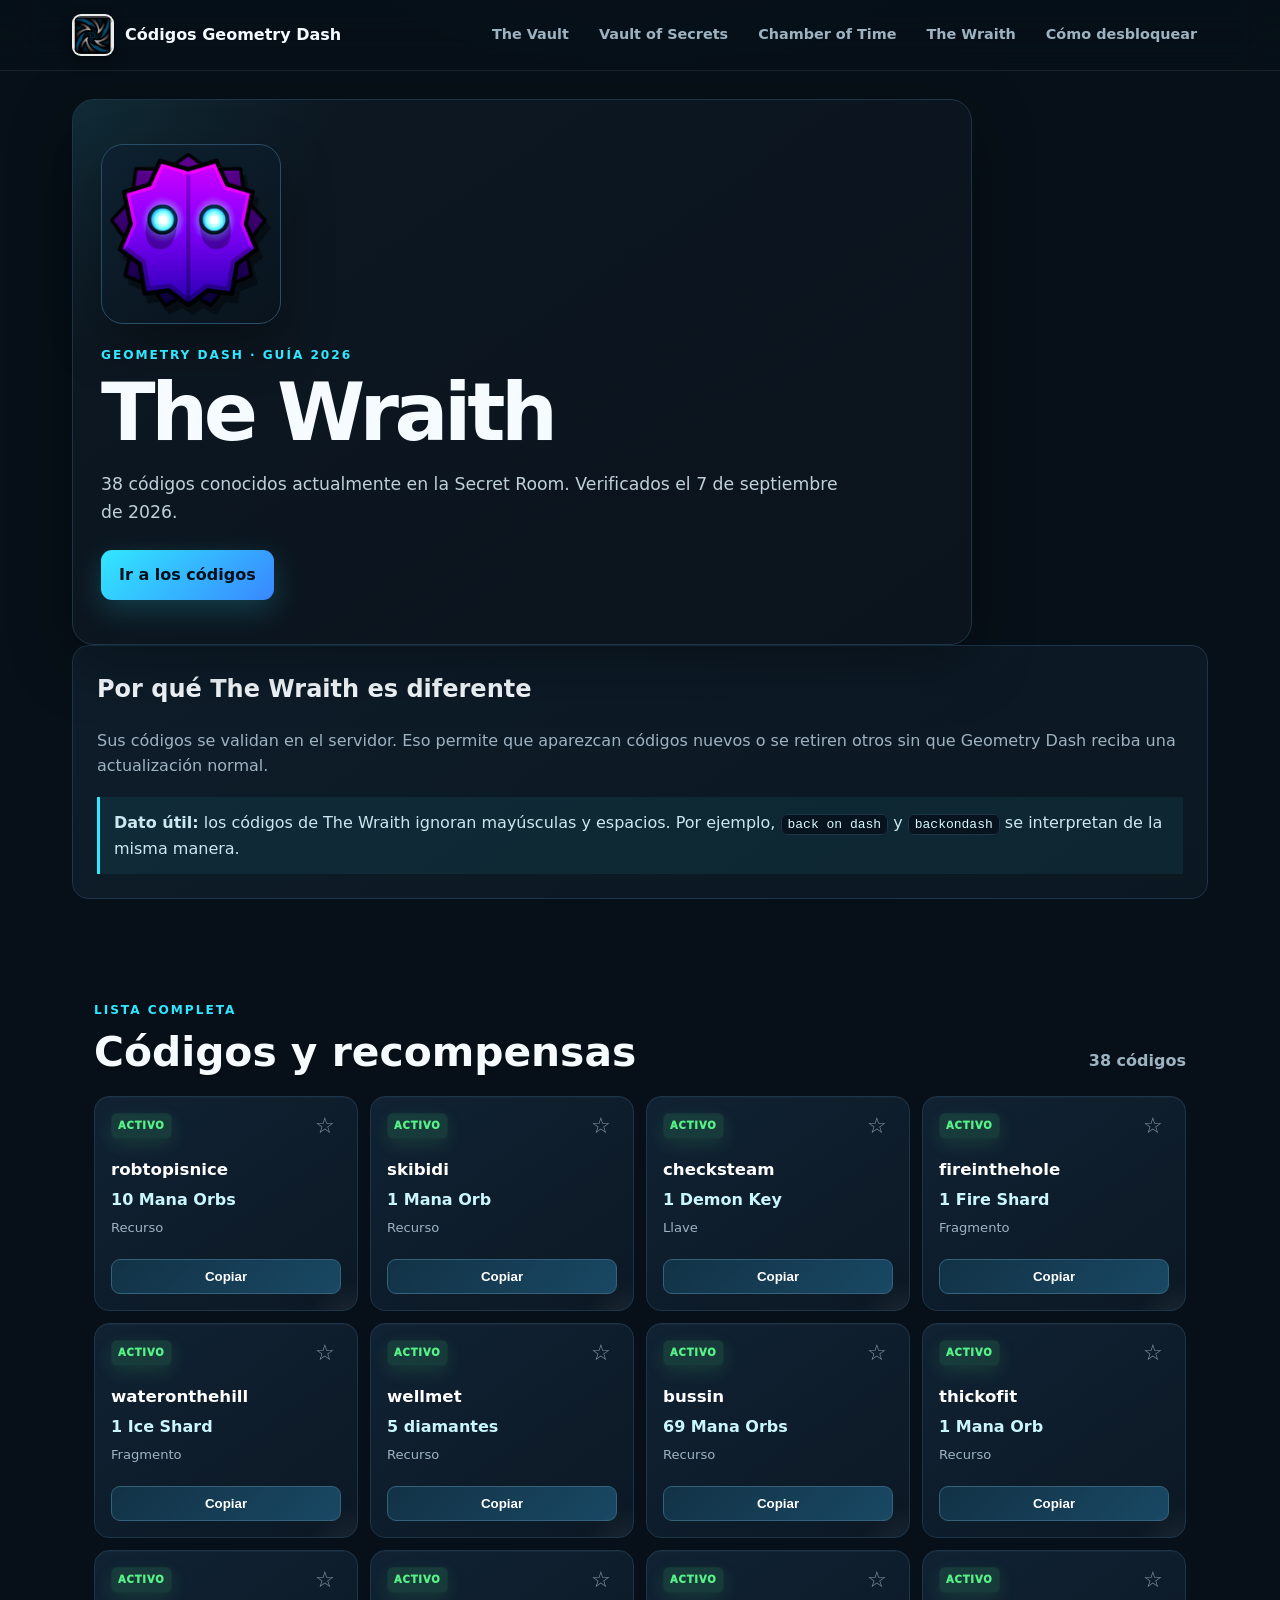
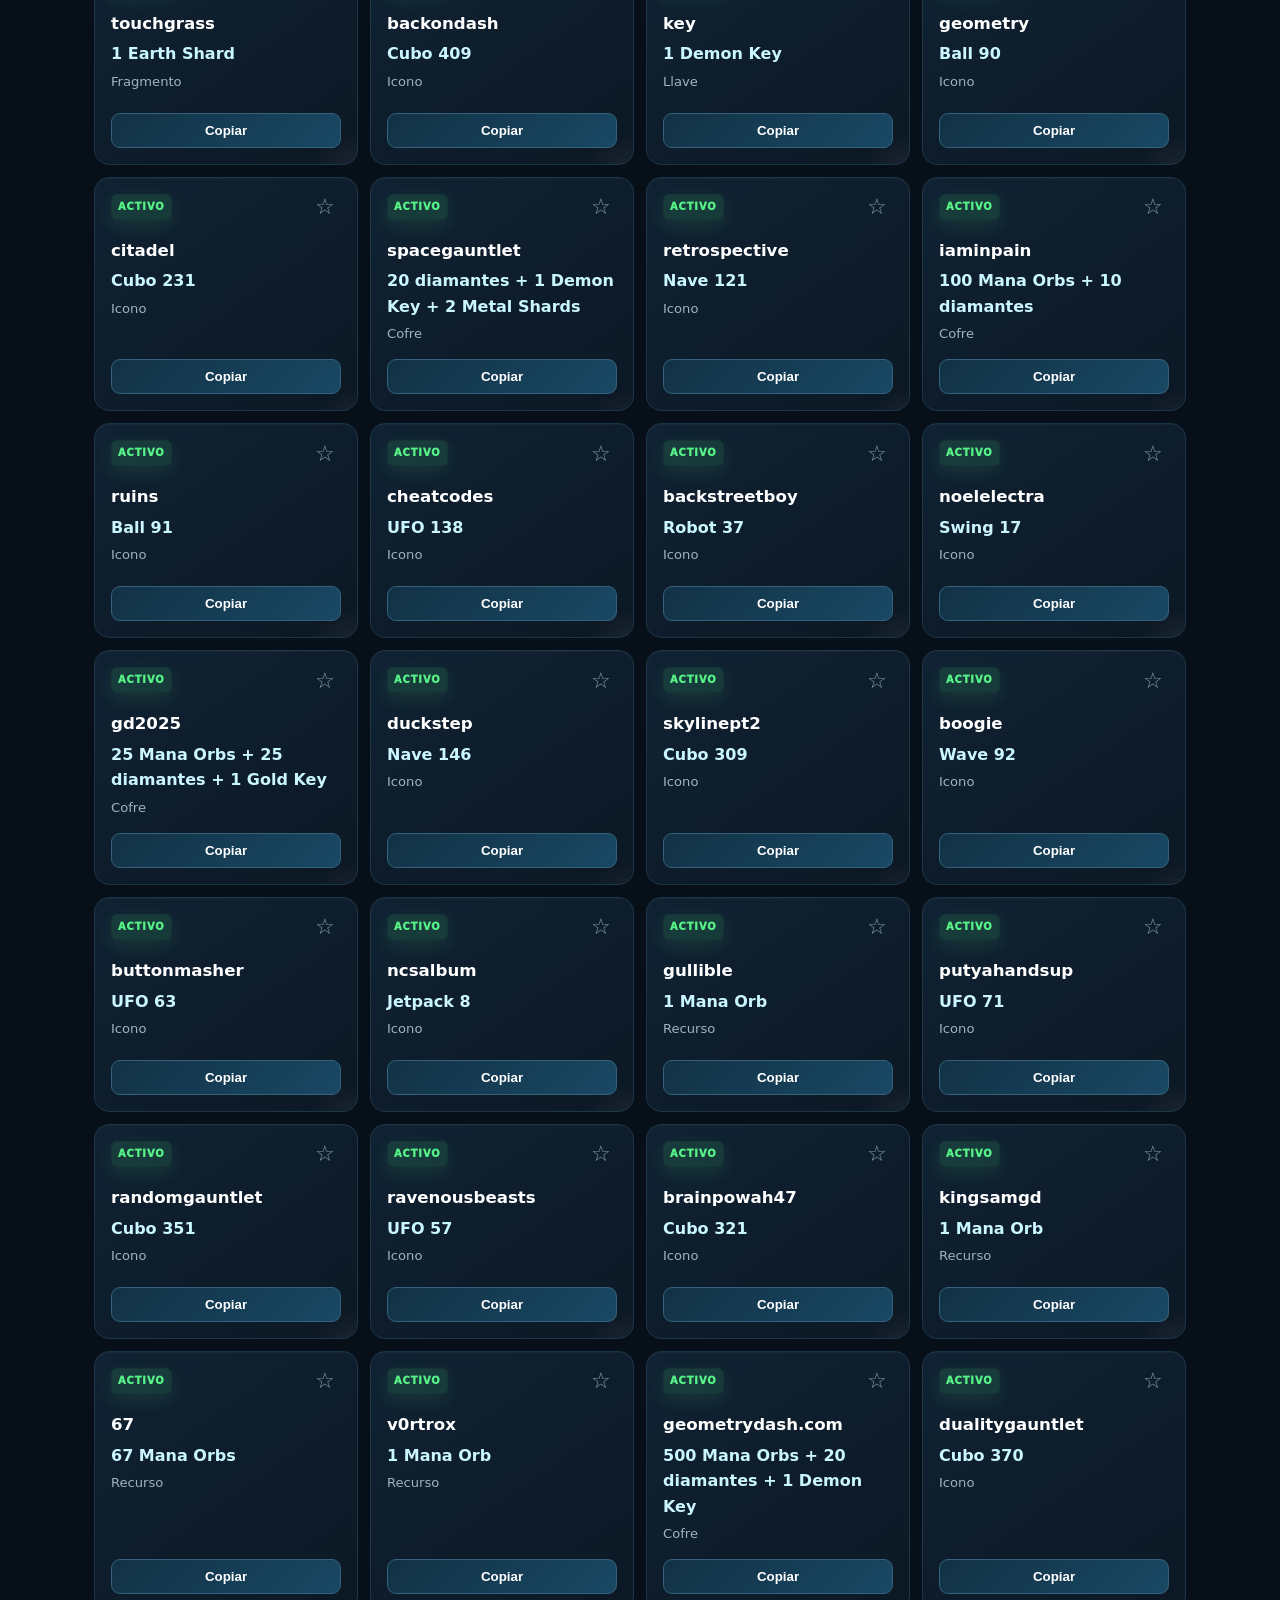
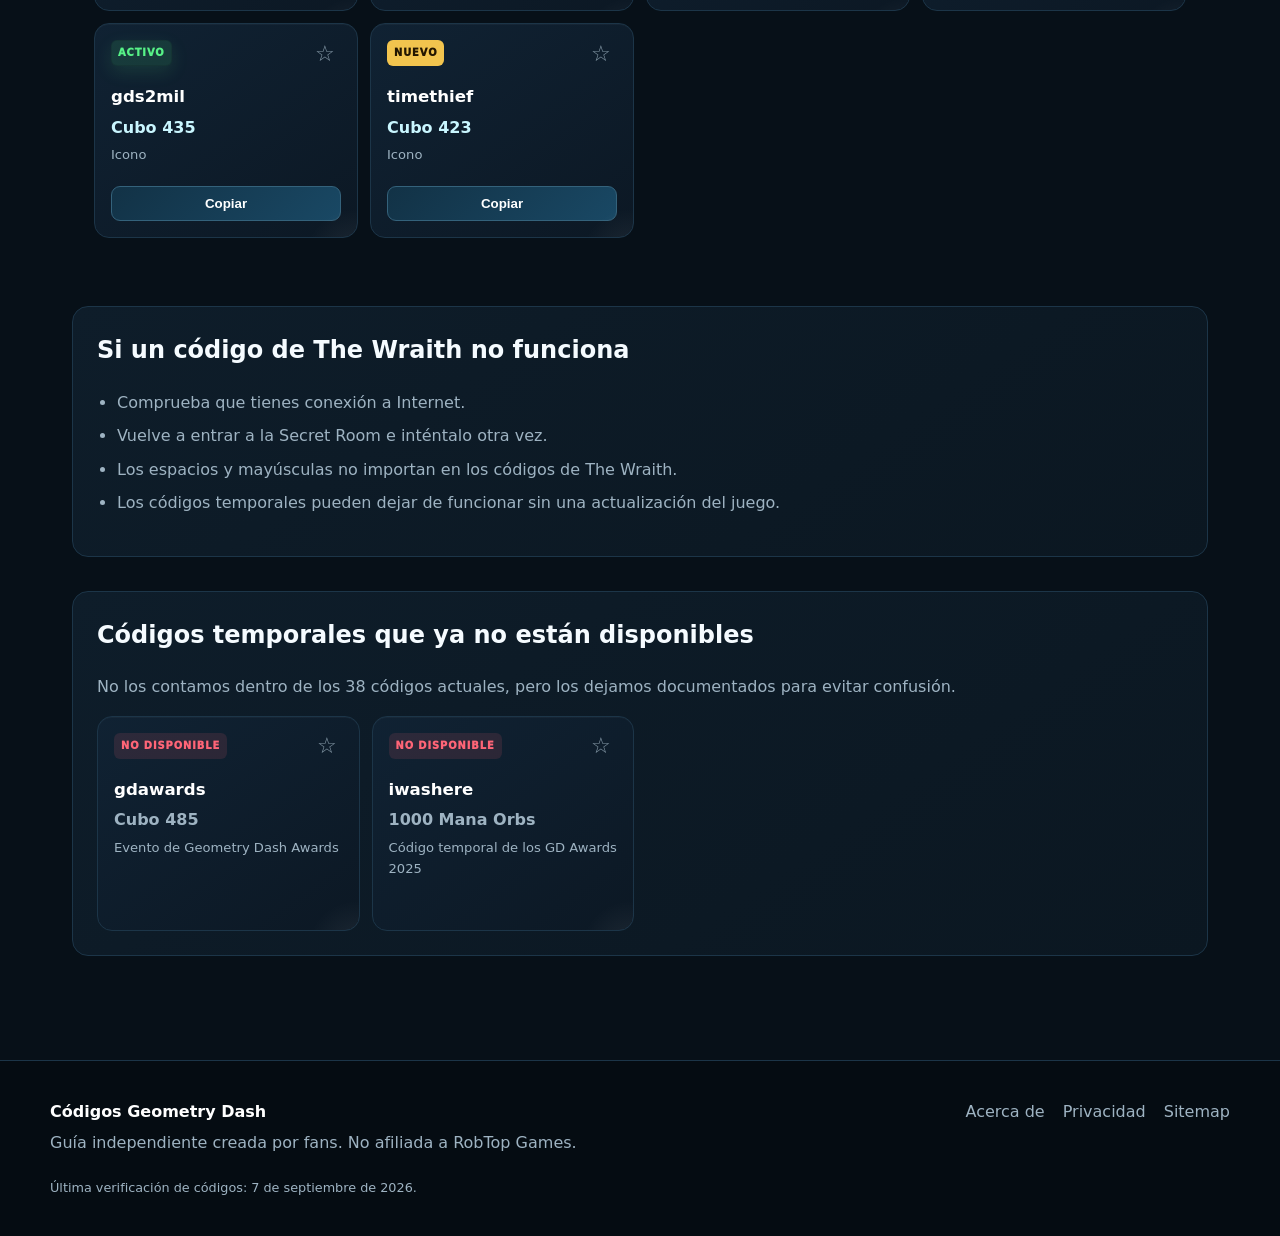
<file: wraith.html>
<!doctype html>
<html lang="es">
<head>
  <meta charset="utf-8">
  <meta name="viewport" content="width=device-width, initial-scale=1">
  <meta name="google-site-verification" content="dd-9Y383N6cpbc6gNjJVLXguB9zqwgWosIqC2q8vZLg" />
  <title>The Wraith Codes 2026: lista actualizada Geometry Dash</title>
  <meta name="description" content="Códigos de The Wraith en Geometry Dash actualizados a septiembre de 2026, incluyendo timethief, gds2mil, v0rtrox y geometrydash.com.">
  <meta name="robots" content="index,follow,max-image-preview:large">
  <link rel="canonical" href="https://hardmoneysniper1.github.io/hardmoney/wraith.html">
  <link rel="icon" href="logo.png" type="image/png">
  <link rel="stylesheet" href="style.css">
  <meta property="og:type" content="website">
  <meta property="og:locale" content="es_ES">
  <meta property="og:title" content="The Wraith Codes 2026: lista actualizada Geometry Dash">
  <meta property="og:description" content="Códigos de The Wraith en Geometry Dash actualizados a septiembre de 2026, incluyendo timethief, gds2mil, v0rtrox y geometrydash.com.">
  <meta property="og:url" content="https://hardmoneysniper1.github.io/hardmoney/wraith.html">
  <meta name="twitter:card" content="summary">
  <script type="application/ld+json">{"@context": "https://schema.org", "@type": "WebPage", "name": "The Wraith Codes 2026: lista actualizada Geometry Dash", "url": "https://hardmoneysniper1.github.io/hardmoney/wraith.html", "description": "Códigos de The Wraith en Geometry Dash actualizados a septiembre de 2026, incluyendo timethief, gds2mil, v0rtrox y geometrydash.com.", "inLanguage": "es"}</script>
</head><body>
<a class="skip-link" href="#contenido">Saltar al contenido</a>
<header class="site-header">
  <div class="nav-wrap">
    <a class="brand" href="index.html" aria-label="Inicio">
      <img src="logo.png" alt="Logo Códigos Geometry Dash" class="brand-logo">
      <span>Códigos Geometry Dash</span>
    </a>
    <button class="menu-btn" type="button" aria-label="Abrir menú">☰</button>
    <nav class="main-nav" aria-label="Navegación principal">
      <a href="vault.html">The Vault</a>
      <a href="vault-of-secrets.html">Vault of Secrets</a>
      <a href="chamber-of-time.html">Chamber of Time</a>
      <a href="wraith.html">The Wraith</a>
      <a href="como-desbloquear.html">Cómo desbloquear</a>
    </nav>
  </div>
</header>
<main id="contenido" class="inner-page">
  <section class="page-hero">
    <img class="page-vault-art" src="the-wraith.png" alt="The Wraith">
    <p class="eyebrow">GEOMETRY DASH · GUÍA 2026</p>
    <h1>The Wraith</h1>
    <p>38 códigos conocidos actualmente en la Secret Room. Verificados el 7 de septiembre de 2026.</p>
    <a class="primary-btn" href="#codigos">Ir a los códigos</a>
  </section>
  <section class="content-card"><h2>Por qué The Wraith es diferente</h2>
    <p>Sus códigos se validan en el servidor. Eso permite que aparezcan códigos nuevos o se retiren otros sin que Geometry Dash reciba una actualización normal.</p>
    <div class="notice"><strong>Dato útil:</strong> los códigos de The Wraith ignoran mayúsculas y espacios. Por ejemplo, <code>back on dash</code> y <code>backondash</code> se interpretan de la misma manera.</div></section>
  <section id="codigos" class="all-codes">
    <div class="section-head"><div><p class="eyebrow">LISTA COMPLETA</p><h2>Códigos y recompensas</h2></div><span>38 códigos</span></div>
    <div class="codes-grid">
    <article class="code-card" data-vault="wraith" data-search="robtopisnice 10 mana orbs recurso wraith">
      <div class="card-top"><span class="badge badge-active">ACTIVO</span><button class="fav-btn" type="button" aria-label="Guardar favorito" title="Guardar favorito">☆</button></div>
      <h3>robtopisnice</h3>
      <p class="reward">10 Mana Orbs</p>
      <p class="achievement">Recurso</p>
      <div class="card-actions"><button class="copy-btn" type="button" data-code="robtopisnice">Copiar</button></div>
    </article>
    

    <article class="code-card" data-vault="wraith" data-search="skibidi 1 mana orb recurso wraith">
      <div class="card-top"><span class="badge badge-active">ACTIVO</span><button class="fav-btn" type="button" aria-label="Guardar favorito" title="Guardar favorito">☆</button></div>
      <h3>skibidi</h3>
      <p class="reward">1 Mana Orb</p>
      <p class="achievement">Recurso</p>
      <div class="card-actions"><button class="copy-btn" type="button" data-code="skibidi">Copiar</button></div>
    </article>
    

    <article class="code-card" data-vault="wraith" data-search="checksteam 1 demon key llave wraith">
      <div class="card-top"><span class="badge badge-active">ACTIVO</span><button class="fav-btn" type="button" aria-label="Guardar favorito" title="Guardar favorito">☆</button></div>
      <h3>checksteam</h3>
      <p class="reward">1 Demon Key</p>
      <p class="achievement">Llave</p>
      <div class="card-actions"><button class="copy-btn" type="button" data-code="checksteam">Copiar</button></div>
    </article>
    

    <article class="code-card" data-vault="wraith" data-search="fireinthehole 1 fire shard fragmento wraith">
      <div class="card-top"><span class="badge badge-active">ACTIVO</span><button class="fav-btn" type="button" aria-label="Guardar favorito" title="Guardar favorito">☆</button></div>
      <h3>fireinthehole</h3>
      <p class="reward">1 Fire Shard</p>
      <p class="achievement">Fragmento</p>
      <div class="card-actions"><button class="copy-btn" type="button" data-code="fireinthehole">Copiar</button></div>
    </article>
    

    <article class="code-card" data-vault="wraith" data-search="wateronthehill 1 ice shard fragmento wraith">
      <div class="card-top"><span class="badge badge-active">ACTIVO</span><button class="fav-btn" type="button" aria-label="Guardar favorito" title="Guardar favorito">☆</button></div>
      <h3>wateronthehill</h3>
      <p class="reward">1 Ice Shard</p>
      <p class="achievement">Fragmento</p>
      <div class="card-actions"><button class="copy-btn" type="button" data-code="wateronthehill">Copiar</button></div>
    </article>
    

    <article class="code-card" data-vault="wraith" data-search="wellmet 5 diamantes recurso wraith">
      <div class="card-top"><span class="badge badge-active">ACTIVO</span><button class="fav-btn" type="button" aria-label="Guardar favorito" title="Guardar favorito">☆</button></div>
      <h3>wellmet</h3>
      <p class="reward">5 diamantes</p>
      <p class="achievement">Recurso</p>
      <div class="card-actions"><button class="copy-btn" type="button" data-code="wellmet">Copiar</button></div>
    </article>
    

    <article class="code-card" data-vault="wraith" data-search="bussin 69 mana orbs recurso wraith">
      <div class="card-top"><span class="badge badge-active">ACTIVO</span><button class="fav-btn" type="button" aria-label="Guardar favorito" title="Guardar favorito">☆</button></div>
      <h3>bussin</h3>
      <p class="reward">69 Mana Orbs</p>
      <p class="achievement">Recurso</p>
      <div class="card-actions"><button class="copy-btn" type="button" data-code="bussin">Copiar</button></div>
    </article>
    

    <article class="code-card" data-vault="wraith" data-search="thickofit 1 mana orb recurso wraith">
      <div class="card-top"><span class="badge badge-active">ACTIVO</span><button class="fav-btn" type="button" aria-label="Guardar favorito" title="Guardar favorito">☆</button></div>
      <h3>thickofit</h3>
      <p class="reward">1 Mana Orb</p>
      <p class="achievement">Recurso</p>
      <div class="card-actions"><button class="copy-btn" type="button" data-code="thickofit">Copiar</button></div>
    </article>
    

    <article class="code-card" data-vault="wraith" data-search="touchgrass 1 earth shard fragmento wraith">
      <div class="card-top"><span class="badge badge-active">ACTIVO</span><button class="fav-btn" type="button" aria-label="Guardar favorito" title="Guardar favorito">☆</button></div>
      <h3>touchgrass</h3>
      <p class="reward">1 Earth Shard</p>
      <p class="achievement">Fragmento</p>
      <div class="card-actions"><button class="copy-btn" type="button" data-code="touchgrass">Copiar</button></div>
    </article>
    

    <article class="code-card" data-vault="wraith" data-search="backondash cubo 409 icono wraith">
      <div class="card-top"><span class="badge badge-active">ACTIVO</span><button class="fav-btn" type="button" aria-label="Guardar favorito" title="Guardar favorito">☆</button></div>
      <h3>backondash</h3>
      <p class="reward">Cubo 409</p>
      <p class="achievement">Icono</p>
      <div class="card-actions"><button class="copy-btn" type="button" data-code="backondash">Copiar</button></div>
    </article>
    

    <article class="code-card" data-vault="wraith" data-search="key 1 demon key llave wraith">
      <div class="card-top"><span class="badge badge-active">ACTIVO</span><button class="fav-btn" type="button" aria-label="Guardar favorito" title="Guardar favorito">☆</button></div>
      <h3>key</h3>
      <p class="reward">1 Demon Key</p>
      <p class="achievement">Llave</p>
      <div class="card-actions"><button class="copy-btn" type="button" data-code="key">Copiar</button></div>
    </article>
    

    <article class="code-card" data-vault="wraith" data-search="geometry ball 90 icono wraith">
      <div class="card-top"><span class="badge badge-active">ACTIVO</span><button class="fav-btn" type="button" aria-label="Guardar favorito" title="Guardar favorito">☆</button></div>
      <h3>geometry</h3>
      <p class="reward">Ball 90</p>
      <p class="achievement">Icono</p>
      <div class="card-actions"><button class="copy-btn" type="button" data-code="geometry">Copiar</button></div>
    </article>
    

    <article class="code-card" data-vault="wraith" data-search="citadel cubo 231 icono wraith">
      <div class="card-top"><span class="badge badge-active">ACTIVO</span><button class="fav-btn" type="button" aria-label="Guardar favorito" title="Guardar favorito">☆</button></div>
      <h3>citadel</h3>
      <p class="reward">Cubo 231</p>
      <p class="achievement">Icono</p>
      <div class="card-actions"><button class="copy-btn" type="button" data-code="citadel">Copiar</button></div>
    </article>
    

    <article class="code-card" data-vault="wraith" data-search="spacegauntlet 20 diamantes + 1 demon key + 2 metal shards cofre wraith">
      <div class="card-top"><span class="badge badge-active">ACTIVO</span><button class="fav-btn" type="button" aria-label="Guardar favorito" title="Guardar favorito">☆</button></div>
      <h3>spacegauntlet</h3>
      <p class="reward">20 diamantes + 1 Demon Key + 2 Metal Shards</p>
      <p class="achievement">Cofre</p>
      <div class="card-actions"><button class="copy-btn" type="button" data-code="spacegauntlet">Copiar</button></div>
    </article>
    

    <article class="code-card" data-vault="wraith" data-search="retrospective nave 121 icono wraith">
      <div class="card-top"><span class="badge badge-active">ACTIVO</span><button class="fav-btn" type="button" aria-label="Guardar favorito" title="Guardar favorito">☆</button></div>
      <h3>retrospective</h3>
      <p class="reward">Nave 121</p>
      <p class="achievement">Icono</p>
      <div class="card-actions"><button class="copy-btn" type="button" data-code="retrospective">Copiar</button></div>
    </article>
    

    <article class="code-card" data-vault="wraith" data-search="iaminpain 100 mana orbs + 10 diamantes cofre wraith">
      <div class="card-top"><span class="badge badge-active">ACTIVO</span><button class="fav-btn" type="button" aria-label="Guardar favorito" title="Guardar favorito">☆</button></div>
      <h3>iaminpain</h3>
      <p class="reward">100 Mana Orbs + 10 diamantes</p>
      <p class="achievement">Cofre</p>
      <div class="card-actions"><button class="copy-btn" type="button" data-code="iaminpain">Copiar</button></div>
    </article>
    

    <article class="code-card" data-vault="wraith" data-search="ruins ball 91 icono wraith">
      <div class="card-top"><span class="badge badge-active">ACTIVO</span><button class="fav-btn" type="button" aria-label="Guardar favorito" title="Guardar favorito">☆</button></div>
      <h3>ruins</h3>
      <p class="reward">Ball 91</p>
      <p class="achievement">Icono</p>
      <div class="card-actions"><button class="copy-btn" type="button" data-code="ruins">Copiar</button></div>
    </article>
    

    <article class="code-card" data-vault="wraith" data-search="cheatcodes ufo 138 icono wraith">
      <div class="card-top"><span class="badge badge-active">ACTIVO</span><button class="fav-btn" type="button" aria-label="Guardar favorito" title="Guardar favorito">☆</button></div>
      <h3>cheatcodes</h3>
      <p class="reward">UFO 138</p>
      <p class="achievement">Icono</p>
      <div class="card-actions"><button class="copy-btn" type="button" data-code="cheatcodes">Copiar</button></div>
    </article>
    

    <article class="code-card" data-vault="wraith" data-search="backstreetboy robot 37 icono wraith">
      <div class="card-top"><span class="badge badge-active">ACTIVO</span><button class="fav-btn" type="button" aria-label="Guardar favorito" title="Guardar favorito">☆</button></div>
      <h3>backstreetboy</h3>
      <p class="reward">Robot 37</p>
      <p class="achievement">Icono</p>
      <div class="card-actions"><button class="copy-btn" type="button" data-code="backstreetboy">Copiar</button></div>
    </article>
    

    <article class="code-card" data-vault="wraith" data-search="noelelectra swing 17 icono wraith">
      <div class="card-top"><span class="badge badge-active">ACTIVO</span><button class="fav-btn" type="button" aria-label="Guardar favorito" title="Guardar favorito">☆</button></div>
      <h3>noelelectra</h3>
      <p class="reward">Swing 17</p>
      <p class="achievement">Icono</p>
      <div class="card-actions"><button class="copy-btn" type="button" data-code="noelelectra">Copiar</button></div>
    </article>
    

    <article class="code-card" data-vault="wraith" data-search="gd2025 25 mana orbs + 25 diamantes + 1 gold key cofre wraith">
      <div class="card-top"><span class="badge badge-active">ACTIVO</span><button class="fav-btn" type="button" aria-label="Guardar favorito" title="Guardar favorito">☆</button></div>
      <h3>gd2025</h3>
      <p class="reward">25 Mana Orbs + 25 diamantes + 1 Gold Key</p>
      <p class="achievement">Cofre</p>
      <div class="card-actions"><button class="copy-btn" type="button" data-code="gd2025">Copiar</button></div>
    </article>
    

    <article class="code-card" data-vault="wraith" data-search="duckstep nave 146 icono wraith">
      <div class="card-top"><span class="badge badge-active">ACTIVO</span><button class="fav-btn" type="button" aria-label="Guardar favorito" title="Guardar favorito">☆</button></div>
      <h3>duckstep</h3>
      <p class="reward">Nave 146</p>
      <p class="achievement">Icono</p>
      <div class="card-actions"><button class="copy-btn" type="button" data-code="duckstep">Copiar</button></div>
    </article>
    

    <article class="code-card" data-vault="wraith" data-search="skylinept2 cubo 309 icono wraith">
      <div class="card-top"><span class="badge badge-active">ACTIVO</span><button class="fav-btn" type="button" aria-label="Guardar favorito" title="Guardar favorito">☆</button></div>
      <h3>skylinept2</h3>
      <p class="reward">Cubo 309</p>
      <p class="achievement">Icono</p>
      <div class="card-actions"><button class="copy-btn" type="button" data-code="skylinept2">Copiar</button></div>
    </article>
    

    <article class="code-card" data-vault="wraith" data-search="boogie wave 92 icono wraith">
      <div class="card-top"><span class="badge badge-active">ACTIVO</span><button class="fav-btn" type="button" aria-label="Guardar favorito" title="Guardar favorito">☆</button></div>
      <h3>boogie</h3>
      <p class="reward">Wave 92</p>
      <p class="achievement">Icono</p>
      <div class="card-actions"><button class="copy-btn" type="button" data-code="boogie">Copiar</button></div>
    </article>
    

    <article class="code-card" data-vault="wraith" data-search="buttonmasher ufo 63 icono wraith">
      <div class="card-top"><span class="badge badge-active">ACTIVO</span><button class="fav-btn" type="button" aria-label="Guardar favorito" title="Guardar favorito">☆</button></div>
      <h3>buttonmasher</h3>
      <p class="reward">UFO 63</p>
      <p class="achievement">Icono</p>
      <div class="card-actions"><button class="copy-btn" type="button" data-code="buttonmasher">Copiar</button></div>
    </article>
    

    <article class="code-card" data-vault="wraith" data-search="ncsalbum jetpack 8 icono wraith">
      <div class="card-top"><span class="badge badge-active">ACTIVO</span><button class="fav-btn" type="button" aria-label="Guardar favorito" title="Guardar favorito">☆</button></div>
      <h3>ncsalbum</h3>
      <p class="reward">Jetpack 8</p>
      <p class="achievement">Icono</p>
      <div class="card-actions"><button class="copy-btn" type="button" data-code="ncsalbum">Copiar</button></div>
    </article>
    

    <article class="code-card" data-vault="wraith" data-search="gullible 1 mana orb recurso wraith">
      <div class="card-top"><span class="badge badge-active">ACTIVO</span><button class="fav-btn" type="button" aria-label="Guardar favorito" title="Guardar favorito">☆</button></div>
      <h3>gullible</h3>
      <p class="reward">1 Mana Orb</p>
      <p class="achievement">Recurso</p>
      <div class="card-actions"><button class="copy-btn" type="button" data-code="gullible">Copiar</button></div>
    </article>
    

    <article class="code-card" data-vault="wraith" data-search="putyahandsup ufo 71 icono wraith">
      <div class="card-top"><span class="badge badge-active">ACTIVO</span><button class="fav-btn" type="button" aria-label="Guardar favorito" title="Guardar favorito">☆</button></div>
      <h3>putyahandsup</h3>
      <p class="reward">UFO 71</p>
      <p class="achievement">Icono</p>
      <div class="card-actions"><button class="copy-btn" type="button" data-code="putyahandsup">Copiar</button></div>
    </article>
    

    <article class="code-card" data-vault="wraith" data-search="randomgauntlet cubo 351 icono wraith">
      <div class="card-top"><span class="badge badge-active">ACTIVO</span><button class="fav-btn" type="button" aria-label="Guardar favorito" title="Guardar favorito">☆</button></div>
      <h3>randomgauntlet</h3>
      <p class="reward">Cubo 351</p>
      <p class="achievement">Icono</p>
      <div class="card-actions"><button class="copy-btn" type="button" data-code="randomgauntlet">Copiar</button></div>
    </article>
    

    <article class="code-card" data-vault="wraith" data-search="ravenousbeasts ufo icono wraith">
      <div class="card-top"><span class="badge badge-active">ACTIVO</span><button class="fav-btn" type="button" aria-label="Guardar favorito" title="Guardar favorito">☆</button></div>
      <h3>ravenousbeasts</h3>
      <p class="reward">UFO 57</p>
      <p class="achievement">Icono</p>
      <div class="card-actions"><button class="copy-btn" type="button" data-code="ravenousbeasts">Copiar</button></div>
    </article>
    

    <article class="code-card" data-vault="wraith" data-search="brainpowah47 cubo 321 icono wraith">
      <div class="card-top"><span class="badge badge-active">ACTIVO</span><button class="fav-btn" type="button" aria-label="Guardar favorito" title="Guardar favorito">☆</button></div>
      <h3>brainpowah47</h3>
      <p class="reward">Cubo 321</p>
      <p class="achievement">Icono</p>
      <div class="card-actions"><button class="copy-btn" type="button" data-code="brainpowah47">Copiar</button></div>
    </article>
    

    <article class="code-card" data-vault="wraith" data-search="kingsamgd 1 mana orb recurso wraith">
      <div class="card-top"><span class="badge badge-active">ACTIVO</span><button class="fav-btn" type="button" aria-label="Guardar favorito" title="Guardar favorito">☆</button></div>
      <h3>kingsamgd</h3>
      <p class="reward">1 Mana Orb</p>
      <p class="achievement">Recurso</p>
      <div class="card-actions"><button class="copy-btn" type="button" data-code="kingsamgd">Copiar</button></div>
    </article>
    

    <article class="code-card" data-vault="wraith" data-search="67 67 mana orbs recurso wraith">
      <div class="card-top"><span class="badge badge-active">ACTIVO</span><button class="fav-btn" type="button" aria-label="Guardar favorito" title="Guardar favorito">☆</button></div>
      <h3>67</h3>
      <p class="reward">67 Mana Orbs</p>
      <p class="achievement">Recurso</p>
      <div class="card-actions"><button class="copy-btn" type="button" data-code="67">Copiar</button></div>
    </article>
    

    <article class="code-card" data-vault="wraith" data-search="v0rtrox 1 mana orb recurso wraith">
      <div class="card-top"><span class="badge badge-active">ACTIVO</span><button class="fav-btn" type="button" aria-label="Guardar favorito" title="Guardar favorito">☆</button></div>
      <h3>v0rtrox</h3>
      <p class="reward">1 Mana Orb</p>
      <p class="achievement">Recurso</p>
      <div class="card-actions"><button class="copy-btn" type="button" data-code="v0rtrox">Copiar</button></div>
    </article>
    

    <article class="code-card" data-vault="wraith" data-search="geometrydash.com 500 mana orbs + 20 diamantes + 1 demon key cofre wraith">
      <div class="card-top"><span class="badge badge-active">ACTIVO</span><button class="fav-btn" type="button" aria-label="Guardar favorito" title="Guardar favorito">☆</button></div>
      <h3>geometrydash.com</h3>
      <p class="reward">500 Mana Orbs + 20 diamantes + 1 Demon Key</p>
      <p class="achievement">Cofre</p>
      <div class="card-actions"><button class="copy-btn" type="button" data-code="geometrydash.com">Copiar</button></div>
    </article>
    

    <article class="code-card" data-vault="wraith" data-search="dualitygauntlet cubo 370 icono wraith">
      <div class="card-top"><span class="badge badge-active">ACTIVO</span><button class="fav-btn" type="button" aria-label="Guardar favorito" title="Guardar favorito">☆</button></div>
      <h3>dualitygauntlet</h3>
      <p class="reward">Cubo 370</p>
      <p class="achievement">Icono</p>
      <div class="card-actions"><button class="copy-btn" type="button" data-code="dualitygauntlet">Copiar</button></div>
    </article>
    

    <article class="code-card" data-vault="wraith" data-search="gds2mil cubo 435 icono wraith">
      <div class="card-top"><span class="badge badge-active">ACTIVO</span><button class="fav-btn" type="button" aria-label="Guardar favorito" title="Guardar favorito">☆</button></div>
      <h3>gds2mil</h3>
      <p class="reward">Cubo 435</p>
      <p class="achievement">Icono</p>
      <div class="card-actions"><button class="copy-btn" type="button" data-code="gds2mil">Copiar</button></div>
    </article>
    

    <article class="code-card" data-vault="wraith" data-search="timethief cubo 423 icono wraith">
      <div class="card-top"><span class="badge badge-new">NUEVO</span><button class="fav-btn" type="button" aria-label="Guardar favorito" title="Guardar favorito">☆</button></div>
      <h3>timethief</h3>
      <p class="reward">Cubo 423</p>
      <p class="achievement">Icono</p>
      <div class="card-actions"><button class="copy-btn" type="button" data-code="timethief">Copiar</button></div>
    </article>
    </div>
  </section>
  
<section id="problemas" class="content-card">
  <h2>Si un código de The Wraith no funciona</h2>
  <ul class="check-list">
    <li>Comprueba que tienes conexión a Internet.</li>
    <li>Vuelve a entrar a la Secret Room e inténtalo otra vez.</li>
    <li>Los espacios y mayúsculas no importan en los códigos de The Wraith.</li>
    <li>Los códigos temporales pueden dejar de funcionar sin una actualización del juego.</li>
  </ul>
</section>
<section class="content-card">
  <h2>Códigos temporales que ya no están disponibles</h2>
  <p>No los contamos dentro de los 38 códigos actuales, pero los dejamos documentados para evitar confusión.</p>
  <div class="codes-grid">
    <article class="code-card" data-vault="wraith-expired" data-search="gdawards cubo 485 evento de geometry dash awards wraith-expired">
      <div class="card-top"><span class="badge badge-expired">NO DISPONIBLE</span><button class="fav-btn" type="button" aria-label="Guardar favorito" title="Guardar favorito">☆</button></div>
      <h3>gdawards</h3>
      <p class="reward">Cubo 485</p>
      <p class="achievement">Evento de Geometry Dash Awards</p>
      <div class="card-actions"></div>
    </article>
    

    <article class="code-card" data-vault="wraith-expired" data-search="iwashere 1000 mana orbs código temporal de los gd awards 2025 wraith-expired">
      <div class="card-top"><span class="badge badge-expired">NO DISPONIBLE</span><button class="fav-btn" type="button" aria-label="Guardar favorito" title="Guardar favorito">☆</button></div>
      <h3>iwashere</h3>
      <p class="reward">1000 Mana Orbs</p>
      <p class="achievement">Código temporal de los GD Awards 2025</p>
      <div class="card-actions"></div>
    </article>
    </div>
</section>

</main>
<footer class="site-footer">
  <div class="footer-grid">
    <div>
      <strong>Códigos Geometry Dash</strong>
      <p>Guía independiente creada por fans. No afiliada a RobTop Games.</p>
    </div>
    <div class="footer-links">
      <a href="acerca-de.html">Acerca de</a>
      <a href="privacidad.html">Privacidad</a>
      <a href="sitemap.xml">Sitemap</a>
    </div>
  </div>
  <p class="footer-note">Última verificación de códigos: 7 de septiembre de 2026.</p>
</footer>
<div id="toast" class="toast" role="status" aria-live="polite"></div>
<script src="script.js"></script>
</body>
</html>
</file>
<file: style.css>
:root{
  --bg:#071018;--panel:#0c1824;--panel2:#102233;--line:#1c3548;
  --text:#f5fbff;--muted:#9eb3c2;--cyan:#31e7ff;--blue:#3987ff;
  --purple:#bd63ff;--gold:#ffc84b;--green:#57f287;--red:#ff6577;
  --shadow:0 18px 60px rgba(0,0,0,.35)
}
*{box-sizing:border-box}html{scroll-behavior:smooth}body{margin:0;font-family:Inter,ui-sans-serif,system-ui,-apple-system,Segoe UI,Roboto,Arial,sans-serif;background:radial-gradient(circle at 50% -10%,#12384b 0,transparent 32rem),var(--bg);color:var(--text);line-height:1.6}
a{color:inherit}.skip-link{position:absolute;left:-9999px}.skip-link:focus{left:16px;top:16px;z-index:999;background:white;color:#000;padding:10px 14px;border-radius:10px}
.site-header{position:sticky;top:0;z-index:100;background:rgba(7,16,24,.88);backdrop-filter:blur(18px);border-bottom:1px solid rgba(255,255,255,.08)}
.nav-wrap{max-width:1180px;margin:auto;min-height:70px;padding:0 22px;display:flex;align-items:center;gap:24px}.brand{display:flex;align-items:center;gap:11px;text-decoration:none;font-weight:900}
.brand-logo{
  width:42px;
  height:42px;
  object-fit:contain;
  border-radius:9px;
  border:2px solid rgba(255,255,255,.92);
  background:#02080d;
  box-shadow:0 4px 14px rgba(0,0,0,.38);
  flex:0 0 auto;
}
.brand-cube{display:grid;place-items:center;width:40px;height:40px;background:linear-gradient(135deg,var(--cyan),var(--blue));color:#00131b;border:2px solid white;box-shadow:4px 4px 0 #00131b;font-size:.82rem}
.main-nav{display:flex;margin-left:auto;gap:8px;align-items:center}.main-nav a{text-decoration:none;color:var(--muted);font-weight:700;font-size:.9rem;padding:9px 11px;border-radius:9px}.main-nav a:hover{background:rgba(255,255,255,.06);color:white}.menu-btn{display:none;margin-left:auto;background:none;border:1px solid var(--line);color:white;border-radius:9px;font-size:1.25rem;padding:6px 10px}
.hero{padding:94px 22px 68px;border-bottom:1px solid rgba(255,255,255,.06);overflow:hidden}.hero-inner{max-width:1080px;margin:auto;text-align:center}.eyebrow{font-size:.76rem;font-weight:900;letter-spacing:.16em;color:var(--cyan);margin:0 0 10px}.hero h1,.page-hero h1{font-size:clamp(2.7rem,7vw,5.7rem);line-height:.96;letter-spacing:-.055em;margin:.12em 0 .24em}.hero h1 span{background:linear-gradient(90deg,var(--cyan),#8ef6ff,var(--purple));background-clip:text;-webkit-background-clip:text;color:transparent}.hero-copy{max-width:760px;margin:0 auto;color:#bed0db;font-size:1.14rem}.hero-actions{display:flex;justify-content:center;gap:12px;flex-wrap:wrap;margin:30px 0}.primary-btn,.secondary-btn{display:inline-flex;text-decoration:none;font-weight:900;padding:12px 18px;border-radius:11px}.primary-btn{background:linear-gradient(135deg,var(--cyan),var(--blue));color:#00111b;box-shadow:0 10px 30px rgba(49,231,255,.2)}.secondary-btn{border:1px solid var(--line);background:#0b1620}
.stats{display:grid;grid-template-columns:repeat(4,1fr);gap:12px;max-width:780px;margin:36px auto 0}.stats div{background:rgba(255,255,255,.035);border:1px solid var(--line);border-radius:14px;padding:17px}.stats strong{display:block;font-size:1.8rem}.stats span{color:var(--muted);font-size:.82rem}
.latest,.all-codes,.guide-cards,.source-note{max-width:1180px;margin:0 auto;padding:68px 22px}.section-head{display:flex;justify-content:space-between;align-items:end;gap:20px;margin-bottom:22px}.section-head h2{font-size:clamp(1.7rem,4vw,2.55rem);line-height:1.05;margin:0}.section-head>a,.vault-title>a{color:var(--cyan);font-weight:800;text-decoration:none}.section-head>span{color:var(--muted);font-weight:700}
.toolbox{position:sticky;top:70px;z-index:50;background:rgba(7,16,24,.94);backdrop-filter:blur(12px);padding:14px 0 16px;margin-bottom:32px}.search-box{display:flex;gap:10px;align-items:center;background:var(--panel);border:1px solid var(--line);border-radius:13px;padding:0 14px}.search-box input{width:100%;padding:14px 0;background:transparent;border:0;outline:0;color:white;font:inherit}.filters{display:flex;gap:8px;overflow:auto;padding:10px 0 0}.filter-btn{white-space:nowrap;background:#0b1722;color:var(--muted);border:1px solid var(--line);border-radius:999px;padding:8px 13px;font-weight:800;cursor:pointer}.filter-btn.active,.filter-btn:hover{background:#153144;color:white;border-color:#2c5a75}
.vault-block{margin:52px 0}.vault-title{display:flex;justify-content:space-between;align-items:center;margin-bottom:16px}.vault-title>div{display:flex;gap:12px;align-items:center}.vault-title h2{margin:0;font-size:1.55rem}.vault-title p{margin:1px 0 0;color:var(--muted);font-size:.9rem}.vault-icon{display:grid;place-items:center;width:43px;height:43px;border-radius:10px;color:#031017;font-weight:1000}.cyan{background:var(--cyan)}.purple{background:var(--purple)}.gold{background:var(--gold)}.green{background:var(--green)}
.codes-grid{display:grid;grid-template-columns:repeat(4,minmax(0,1fr));gap:12px}.codes-grid.compact{grid-template-columns:repeat(3,minmax(0,1fr))}
.code-card{background:linear-gradient(145deg,var(--panel2),var(--panel));border:1px solid var(--line);border-radius:15px;padding:16px;min-height:202px;display:flex;flex-direction:column;transition:.18s ease;box-shadow:0 1px 0 rgba(255,255,255,.03) inset}.code-card:hover{transform:translateY(-3px);border-color:#32627f;box-shadow:var(--shadow)}.card-top{display:flex;justify-content:space-between;align-items:center}.badge{font-size:.62rem;font-weight:1000;letter-spacing:.09em;padding:5px 7px;border-radius:6px}.badge-active{background:rgba(87,242,135,.12);color:var(--green)}.badge-new{background:rgba(49,231,255,.14);color:var(--cyan)}.badge-puzzle{background:rgba(255,200,75,.12);color:var(--gold)}.badge-expired{background:rgba(255,101,119,.12);color:var(--red)}
.fav-btn{background:none;border:0;color:#8296a4;font-size:1.35rem;cursor:pointer;line-height:1}.fav-btn.is-fav{color:var(--gold)}.code-card h3{font-size:1.04rem;word-break:break-word;margin:18px 0 4px;color:white}.reward{font-weight:850;margin:0;color:#c9f6ff}.achievement{font-size:.82rem;color:var(--muted);margin:4px 0 15px}.card-actions{margin-top:auto}.copy-btn{width:100%;border:1px solid #2c5c76;background:#122a3a;color:white;border-radius:9px;padding:9px;font-weight:850;cursor:pointer}.copy-btn:hover{background:#19394e;border-color:#3d7898}
.guide-cards{display:grid;grid-template-columns:1fr 1fr;gap:14px}.guide-cards article,.content-card,.source-note,.timeline article{background:linear-gradient(145deg,#0e1d2a,#0b1721);border:1px solid var(--line);border-radius:16px;padding:24px}.guide-cards article>span{color:var(--cyan);font-weight:1000}.guide-cards h2{margin:5px 0}.guide-cards p,.source-note p,.content-card p,.timeline p{color:var(--muted)}.guide-cards a{color:var(--cyan);font-weight:850;text-decoration:none}.source-note{margin-bottom:70px}.source-note h2{margin-top:0}.update-chip{display:inline-block!important;background:rgba(87,242,135,.09);border:1px solid rgba(87,242,135,.22);color:var(--green)!important;padding:7px 10px;border-radius:999px;font-weight:800}
.inner-page{max-width:1180px;margin:auto;padding:0 22px 70px}.page-hero{padding:80px 0 42px;max-width:900px}.page-hero h1{font-size:clamp(2.7rem,7vw,5rem)}.page-hero>p:not(.eyebrow){color:#bfd0da;font-size:1.08rem;max-width:760px}.page-hero .primary-btn{margin-top:16px}.content-card{margin:0 0 34px}.content-card h2:first-child{margin-top:0}.content-card code,.timeline code{background:#07131d;border:1px solid var(--line);padding:2px 6px;border-radius:6px;color:#d8f8ff}.notice{margin-top:18px;background:rgba(49,231,255,.07);border-left:3px solid var(--cyan);padding:13px 14px;color:#cbe7ef}.steps,.check-list{padding-left:20px;color:var(--muted)}.steps li,.check-list li{margin:8px 0}.timeline{display:grid;gap:13px;padding-bottom:40px}.timeline article{display:grid;grid-template-columns:55px 1fr;gap:16px;align-items:start}.timeline article>span{display:grid;place-items:center;width:48px;height:48px;border-radius:12px;background:linear-gradient(135deg,var(--cyan),var(--blue));color:#00111b;font-size:1.25rem;font-weight:1000}.timeline h2{margin:0}.timeline a{color:var(--cyan);font-weight:850;text-decoration:none}.legal h2{margin-top:28px}.empty-state{text-align:center;border:1px dashed #31536a;border-radius:14px;padding:38px;color:var(--muted)}.empty-state strong{display:block;color:white;font-size:1.1rem}.hidden{display:none!important}
.site-footer{border-top:1px solid var(--line);background:#050c12;padding:38px 22px;color:var(--muted)}.footer-grid{max-width:1180px;margin:auto;display:flex;justify-content:space-between;gap:20px}.footer-grid strong{color:white}.footer-grid p{margin:5px 0}.footer-links{display:flex;gap:18px;flex-wrap:wrap}.footer-links a{text-decoration:none}.footer-note{max-width:1180px;margin:18px auto 0;font-size:.8rem}.toast{position:fixed;left:50%;bottom:24px;transform:translate(-50%,20px);opacity:0;pointer-events:none;background:white;color:#071018;padding:10px 15px;border-radius:999px;font-weight:900;box-shadow:var(--shadow);transition:.2s;z-index:999}.toast.show{transform:translate(-50%,0);opacity:1}
@media(max-width:980px){.codes-grid{grid-template-columns:repeat(3,1fr)}.codes-grid.compact{grid-template-columns:repeat(2,1fr)}.main-nav{display:none;position:absolute;top:70px;left:14px;right:14px;background:#09141d;border:1px solid var(--line);border-radius:13px;padding:9px;box-shadow:var(--shadow);flex-direction:column;align-items:stretch}.main-nav.open{display:flex}.menu-btn{display:block}.main-nav a{padding:11px}}
@media(max-width:720px){.hero{padding-top:62px}.stats{grid-template-columns:repeat(2,1fr)}.codes-grid,.codes-grid.compact{grid-template-columns:repeat(2,1fr)}.guide-cards{grid-template-columns:1fr}.section-head{align-items:start}.section-head>span{display:none}.vault-title{align-items:flex-start}.vault-title>a{font-size:.8rem}.toolbox{top:69px}.footer-grid{flex-direction:column}.page-hero{padding-top:58px}}
@media(max-width:500px){.brand-logo{width:38px;height:38px}.codes-grid,.codes-grid.compact{grid-template-columns:1fr}.hero h1,.page-hero h1{letter-spacing:-.045em}.hero-copy{font-size:1rem}.latest,.all-codes,.guide-cards,.source-note{padding-left:16px;padding-right:16px}.inner-page{padding-left:16px;padding-right:16px}.brand span:last-child{font-size:.9rem}.timeline article{grid-template-columns:45px 1fr}.timeline article>span{width:40px;height:40px}.vault-title p{display:none}}
@media(prefers-reduced-motion:reduce){*{scroll-behavior:auto!important;transition:none!important}}

/* Imágenes de los Vault */
.vault-art{
  width:58px;
  height:58px;
  object-fit:contain;
  flex:0 0 58px;
  border-radius:14px;
  padding:4px;
  background:linear-gradient(145deg,#102536,#07121c);
  border:1px solid #2b526a;
  box-shadow:0 8px 24px rgba(0,0,0,.32);
}
.page-vault-art{
  width:clamp(112px,18vw,180px);
  height:clamp(112px,18vw,180px);
  object-fit:contain;
  display:block;
  margin:0 0 22px;
  border-radius:22px;
  padding:8px;
  background:linear-gradient(145deg,#102536,#07121c);
  border:1px solid #294d64;
  box-shadow:0 20px 50px rgba(0,0,0,.34);
}
@media(max-width:500px){
  .vault-art{
    width:50px;
    height:50px;
    flex-basis:50px;
    border-radius:12px;
  }
  .page-vault-art{
    width:112px;
    height:112px;
  }
}



/* =========================
   DEFINITIVE VISUAL UPGRADE
========================= */

.hero{
  position:relative;
}
.hero::before{
  content:"";
  position:absolute;
  inset:0;
  background:
    radial-gradient(circle at 20% 18%, rgba(49,231,255,.11), transparent 22rem),
    radial-gradient(circle at 85% 18%, rgba(189,99,255,.10), transparent 18rem),
    linear-gradient(180deg, rgba(255,255,255,.01), transparent);
  pointer-events:none;
}
.hero-inner{
  position:relative;
  z-index:2;
}

.feature-strip{
  max-width:1180px;
  margin:0 auto;
  padding:0 22px 10px;
  display:grid;
  grid-template-columns:repeat(4,1fr);
  gap:12px;
}
.feature-pill{
  background:linear-gradient(145deg,#0f2231,#0c1824);
  border:1px solid var(--line);
  border-radius:16px;
  padding:16px 18px;
  box-shadow:var(--shadow);
}
.feature-pill strong{
  display:block;
  font-size:1.55rem;
  line-height:1;
  margin-bottom:5px;
  color:#fff;
}
.feature-pill span{
  color:var(--muted);
  font-size:.88rem;
}
.feature-pill.highlight{
  background:linear-gradient(145deg, rgba(189,99,255,.24), rgba(49,231,255,.12));
  border-color:#4e728a;
}

.fresh-drop{
  max-width:1180px;
  margin:0 auto;
  padding:22px 22px 0;
}
.fresh-drop-inner{
  display:grid;
  grid-template-columns:1.15fr .85fr;
  gap:18px;
  align-items:center;
  background:linear-gradient(145deg, rgba(189,99,255,.18), rgba(49,231,255,.08));
  border:1px solid #355167;
  border-radius:18px;
  padding:22px;
  box-shadow:var(--shadow);
}
.fresh-drop-inner h2{
  margin:4px 0 8px;
  font-size:clamp(1.5rem, 3vw, 2.15rem);
}
.fresh-drop-inner p{
  margin:0;
  color:#d2e3ee;
}
.fresh-tags{
  display:flex;
  gap:10px;
  flex-wrap:wrap;
  justify-content:flex-end;
}
.fresh-tags span{
  background:#08131c;
  border:1px solid #34556c;
  color:#c9f6ff;
  border-radius:999px;
  padding:10px 14px;
  font-weight:850;
  box-shadow:0 10px 24px rgba(0,0,0,.22);
}

.vault-block{
  padding:18px;
  border-radius:20px;
  border:1px solid var(--line);
  margin:52px 0;
  box-shadow:var(--shadow);
}
.vault-block[data-block="vault"]{
  background:
    radial-gradient(circle at 12% 0%, rgba(49,231,255,.12), transparent 16rem),
    linear-gradient(145deg,#0d1c27,#0b1620);
}
.vault-block[data-block="secrets"]{
  background:
    radial-gradient(circle at 12% 0%, rgba(189,99,255,.16), transparent 16rem),
    linear-gradient(145deg,#141125,#0c1620);
}
.vault-block[data-block="chamber"]{
  background:
    radial-gradient(circle at 12% 0%, rgba(255,200,75,.14), transparent 16rem),
    linear-gradient(145deg,#20180d,#121922);
}
.vault-block[data-block="wraith"]{
  background:
    radial-gradient(circle at 12% 0%, rgba(87,242,135,.13), transparent 16rem),
    linear-gradient(145deg,#0f1e18,#0c1620);
}

.vault-title{
  padding:6px 4px 12px;
  border-bottom:1px solid rgba(255,255,255,.06);
  margin-bottom:18px;
}
.vault-title h2{
  font-size:1.72rem;
}
.vault-art{
  width:68px;
  height:68px;
  flex:0 0 68px;
  padding:6px;
}
.code-card{
  position:relative;
  overflow:hidden;
  min-height:215px;
}
.code-card::after{
  content:"";
  position:absolute;
  inset:auto -20% -35% auto;
  width:110px;
  height:110px;
  background:radial-gradient(circle, rgba(255,255,255,.08), transparent 62%);
  pointer-events:none;
}
.badge-new{
  background:#f2c44e;
  color:#231600;
}
.badge-active{
  box-shadow:0 0 0 1px rgba(0,0,0,.1) inset, 0 6px 18px rgba(87,242,135,.12);
}
.copy-btn{
  background:linear-gradient(135deg,#123246,#194864);
  border-color:#34627b;
}
.copy-btn:hover{
  background:linear-gradient(135deg,#17435c,#225e81);
}

.section-head h2{
  text-shadow:0 2px 0 rgba(0,0,0,.16);
}
#resultCount{
  background:#0a1520;
  border:1px solid var(--line);
  border-radius:999px;
  padding:8px 12px;
}

.page-hero{
  position:relative;
  background:
    radial-gradient(circle at top left, rgba(49,231,255,.09), transparent 16rem),
    linear-gradient(145deg,#0d1822,#0b131c);
  border:1px solid var(--line);
  border-radius:22px;
  padding:44px 28px;
  margin-top:28px;
  box-shadow:var(--shadow);
}
.page-hero .primary-btn{
  margin-top:6px;
}
.page-vault-art{
  background:linear-gradient(145deg,#0d2130,#09131c);
}

.source-note{
  background:linear-gradient(145deg,#0d1c28,#0c161f);
  border:1px solid var(--line);
  border-radius:18px;
  box-shadow:var(--shadow);
}
.update-chip{
  display:inline-flex;
  align-items:center;
  gap:8px;
  background:#09141d;
  border:1px solid #355167;
  color:#d7eff8;
  border-radius:999px;
  padding:10px 14px;
  font-weight:800;
}
.update-chip::before{
  content:"●";
  color:#57f287;
}

@media(max-width:980px){
  .feature-strip{
    grid-template-columns:repeat(2,1fr);
  }
  .fresh-drop-inner{
    grid-template-columns:1fr;
  }
  .fresh-tags{
    justify-content:flex-start;
  }
}

@media(max-width:720px){
  .feature-strip{
    padding-left:16px;
    padding-right:16px;
  }
  .feature-pill{
    padding:14px;
  }
  .vault-block{
    padding:14px;
  }
  .vault-title h2{
    font-size:1.45rem;
  }
  .vault-art{
    width:58px;
    height:58px;
    flex-basis:58px;
  }
}

@media(max-width:500px){
  .feature-strip{
    grid-template-columns:1fr;
  }
  .fresh-drop{
    padding-left:16px;
    padding-right:16px;
  }
  .fresh-drop-inner{
    padding:18px;
  }
  .fresh-tags span{
    font-size:.9rem;
  }
}
</file>
